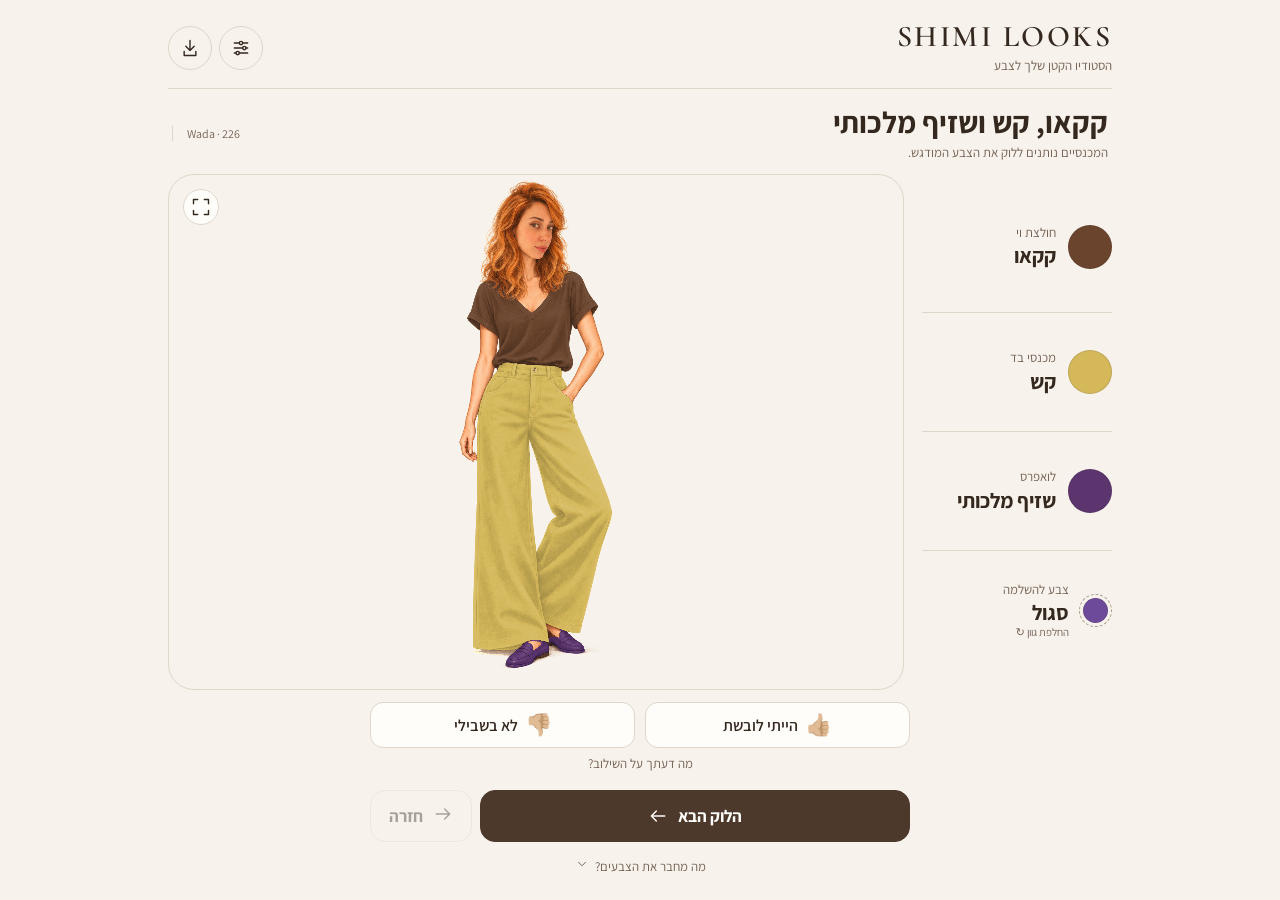
<file: index.html>
<!doctype html>
<html lang="he" dir="rtl">
<head>
  <meta charset="UTF-8" />
  <meta name="viewport" content="width=device-width, initial-scale=1.0, viewport-fit=cover" />
  <meta name="theme-color" content="#f7f3ec" />
  <meta http-equiv="Cache-Control" content="no-cache, no-store, must-revalidate" />
  <meta http-equiv="Pragma" content="no-cache" />
  <meta http-equiv="Expires" content="0" />
  <meta name="apple-mobile-web-app-capable" content="yes" />
  <meta name="apple-mobile-web-app-title" content="Shimi Looks" />
  <title>Shimi Looks — Art Studio</title>
  <link rel="manifest" href="manifest.webmanifest?v=415" />
  <link rel="icon" type="image/png" href="assets/shimi-looks-icon-v3-32.png?v=400" />
  <link rel="apple-touch-icon" href="assets/shimi-looks-icon-v3-180.png?v=400" />
  <link rel="preconnect" href="https://fonts.googleapis.com">
  <link rel="preconnect" href="https://fonts.gstatic.com" crossorigin>
  <link href="https://fonts.googleapis.com/css2?family=Assistant:wght@400;500;600;700;800&family=Cormorant+Garamond:wght@500;600;700&display=swap" rel="stylesheet">
  <link rel="stylesheet" href="style.css?v=400" />
</head>
<body>
  <div class="app-shell">
    <header class="topbar">
      <div class="brand-block"><h1>SHIMI LOOKS</h1><p>הסטודיו הקטן שלך לצבע</p></div>
      <div class="studio-tools"><button class="tool-btn" id="settingsBtn" type="button" aria-label="הגדרות" title="הגדרות" aria-haspopup="dialog" data-icon="settings"></button><button class="tool-btn" id="downloadLookBtn" type="button" aria-label="הורדת תמונת הלוק" title="הורדת תמונת הלוק" data-icon="download"></button></div>
    </header>
    <main>
      <section class="screen active" id="todayScreen">
        <section class="today-layout">
          <div class="today-title-block"><div><h2 id="lookTitle" aria-live="polite" aria-atomic="true">הלוק שלך בדרך</h2><p id="lookVibe" class="today-subtitle"></p></div><span class="source-tag" id="sourceTag"></span></div>
          <section class="look-visual-card" id="lookVisual" aria-label="הדמות וצבעי הבגדים"></section>
          <button id="emptyWardrobe" type="button" class="primary-btn">עריכת הצבעים בארון שלי</button>
          <section class="feedback-panel" aria-label="דירוג הלוק">
            <div class="feedback-buttons">
              <button id="likeLookBtn" class="feedback-btn" type="button" aria-pressed="false"><span aria-hidden="true">👍🏼</span> הייתי לובשת</button>
              <button id="dislikeLookBtn" class="feedback-btn" type="button" aria-pressed="false"><span aria-hidden="true">👎🏼</span> לא בשבילי</button>
            </div>
            <div class="feedback-note"><span id="feedbackStatus" role="status" aria-live="polite">מה דעתך על השילוב?</span><button id="undoFeedbackBtn" type="button" hidden>ביטול דירוג</button></div>
            <div id="feedbackReasons" class="feedback-reasons" role="group" aria-label="סיבה לדירוג, לבחירה בלבד" hidden><span>מה פחות עבד? לא חובה</span><div><button type="button" data-feedback-reason="light" aria-pressed="false">בהיר מדי</button><button type="button" data-feedback-reason="bright" aria-pressed="false">זרחני מדי</button><button type="button" data-feedback-reason="boring" aria-pressed="false">משעמם</button><button type="button" data-feedback-reason="clash" aria-pressed="false">הצבעים לא עובדים יחד</button></div></div>
          </section>
          <div class="studio-actions"><button class="primary-btn" id="nextLookBtn" type="button">הלוק הבא</button><button class="previous-btn" id="previousLookBtn" type="button" disabled aria-label="חזרה ללוק הקודם" title="חזרה ללוק הקודם"><span data-icon="previous"></span><span>חזרה</span></button></div>
          <details class="why-card"><summary>מה מחבר את הצבעים?<span data-icon="chevron"></span></summary><div class="why-body"><p id="whyWorks"></p><small>לחצי על גוון כדי לראות את הפריט מקרוב. הדירוג מתייחס ללוק כולו; לחיצה נוספת עליו מבטלת אותו. מעבר ללוק הבא והורדה אינם דירוג.</small><small id="shadeCoverageStatus"></small><small id="appVersion">גרסה 4.1.5</small></div></details>
        </section>
      </section>
      <section class="screen" id="anchorScreen">
        <section class="anchor-clean-shell">
          <div class="anchor-title-block">
            <p class="tiny-label">COLOR LIBRARY</p>
            <h2>בחרתי</h2>
            <p>בחרי פריט וגוון שכבר בא לך ללבוש — ואני אבנה סביבו את כל השאר.</p>
          </div>

          <section class="anchor-step-card piece-step">
            <div class="anchor-step-head"><span>1</span><h3>מה כבר יש לך?</h3></div>
            <div class="choice-grid piece-choice-grid" id="pieceChoices"></div>
          </section>

          <section class="anchor-step-card color-step">
            <div class="anchor-step-head"><span>2</span><h3>באיזה גוון?</h3></div>
            <div class="family-strip clean-family-strip" id="familyChoices"></div>
            <div class="color-choice-grid clean-color-choice-grid" id="colorChoices"></div>
          </section>

          <section class="anchor-build-panel">
            <button class="anchor-mode-pill" id="anchorChangeColorModeBtn" type="button">
              <span>מדד צבע</span>
              <strong id="anchorColorModeTitle">סופר צבע</strong>
              <small id="anchorColorModeDesc">4 צבעים, בלי להתנצל</small>
            </button>
            <button class="primary-btn full anchor-build-btn" id="buildAroundBtn" type="button">בני לי לוק סביב זה ✨</button>
          </section>

          <section class="anchor-result-card" id="anchorResultCard" hidden>
            <div class="anchor-result-head">
              <p class="tiny-label">הלוק סביב הבחירה שלך</p>
              <h2 id="anchorLookTitle">—</h2>
              <p id="anchorLookVibe" class="hero-copy"></p>
            </div>
            <section class="look-visual-card clean-look-card" id="anchorLookVisual"></section>
            <section class="why-card clean-why-card anchor-why"><div class="why-sparkle">✧</div><div><h3>למה זה עובד?</h3><p id="anchorWhyWorks"></p></div></section>
            <div class="cta-row top-action-row anchor-result-actions"><button class="secondary-btn" id="anchorSaveBtn" type="button">שומרת ♡</button><button class="primary-btn" id="anchorNextBtn" type="button">הבא בתור ✦</button></div>
          </section>
        </section>
      </section>

      <section class="screen" id="lookbookScreen">
        <div class="section-header lookbook-header">
          <div class="lookbook-header-copy"><p class="eyebrow soft">YOUR COLOR SIGNATURE</p><h2>הסטייל שלי</h2><p class="lookbook-meta"><span id="lookbookSavedCount">0</span> לוקים שמורים</p></div>
          <div class="lookbook-count-pill"><span>♡</span><strong id="lookbookCount">0</strong></div>
        </div>
        <section class="style-dashboard" id="styleDashboard"></section>
        <section class="wear-challenge is-hidden" id="wearChallenge"></section>
        <div class="lookbook-section-title"><p class="tiny-label">THE LOOKBOOK</p><h3>הלוקים ששמרת</h3></div>
        <div class="search-wrap card compact lookbook-search" id="lookbookSearchWrap"><input id="lookbookSearch" placeholder="חיפוש בלוקים ששמרת..." /></div>
        <div class="lookbook-list" id="lookbookList"></div>
        <section class="card backup-card clean-backup-card"><h3>גיבוי ושחזור</h3><p>שומר את הלוקים, הצבעים וההעדפות שלך בקובץ אחד.</p><div class="backup-grid backup-grid-clean"><button class="secondary-btn" id="backupDataBtn" type="button">גיבוי לקובץ</button><button class="secondary-btn" id="restoreDataBtn" type="button">שחזור מקובץ</button></div><div class="backup-note">השחזור מקובץ מחליף את הנתונים באפליקציה.</div><input id="restoreDataInput" type="file" accept="application/json,.json" hidden></section>
      </section>
    </main>
    <nav class="bottom-nav"><button class="nav-btn active" data-screen="todayScreen" type="button"><span>☀︎</span><small>היום</small></button><button class="nav-btn" data-screen="anchorScreen" type="button"><span>◐</span><small>בחרתי</small></button><button class="nav-btn" data-screen="lookbookScreen" type="button"><span>♡</span><small>הסטייל שלי</small></button></nav>
  </div>
  <dialog id="settingsDialog" aria-labelledby="settingsTitle">
    <header class="dialog-head"><h2 id="settingsTitle">הגדרות</h2><button class="tool-btn" type="button" id="closeSettingsBtn" aria-label="סגירת הגדרות" data-icon="close"></button></header>
    <button id="openWardrobe" class="wardrobe-entry" type="button" aria-haspopup="dialog"><strong>הצבעים בארון שלי</strong><span>בחירת גוונים לכל פריט</span></button>
  </dialog>
  <dialog id="wardrobeDialog" aria-labelledby="wardrobeTitle" aria-describedby="wardrobeHelp">
    <header class="dialog-head"><h2 id="wardrobeTitle">הצבעים בארון שלי</h2><button class="tool-btn" id="cancelWardrobe" aria-label="ביטול ויציאה" type="button" data-icon="close"></button></header>
    <div class="wardrobe-controls">
      <p id="wardrobeHelp">כל 278 הגוונים כאן. × מסמן גוון שהוסר מהפריט הזה. לחצי עליו כדי להחזיר אותו, ואז שמרי.</p>
      <div id="wardrobeRoles" role="group" aria-label="בחירת פריט"></div>
      <input id="wardrobeSearch" type="search" placeholder="חיפוש גוון או משפחת צבע" aria-label="חיפוש גוון או משפחת צבע">
    </div>
    <div id="wardrobeGroups"></div>
    <footer class="wardrobe-footer"><span id="wardrobeCount" role="status"></span><button id="saveWardrobe" class="primary-btn" type="button">שמירת הבחירה</button></footer>
  </dialog>
  <dialog id="lookDialog"><div class="dialog-inner"><button class="dialog-close" id="closeDialogBtn" type="button">×</button><p class="eyebrow soft" id="dialogDate"></p><h3 id="dialogTitle"></h3><p id="dialogVibe" class="dialog-vibe"></p><div class="palette-row large" id="dialogPalette"></div><div class="mapping-list dialog-map" id="dialogMapping"></div><div class="why-card dialog-why"><h3>למה זה עובד?</h3><p id="dialogWhy"></p></div></div></dialog>
  <dialog id="infoDialog"><div class="dialog-inner info-inner"><button class="dialog-close" id="closeInfoBtn" type="button">×</button><p class="eyebrow soft">ABOUT THE ENGINE</p><h3>איך זה עובד?</h3><p>האפליקציה בונה שילובי צבעים מתוך מבני השראה, וריאציות גוונים ומיפוי לבגדים.</p><ul class="info-list"><li>כל לחיצה על <b>הבא בתור</b> מייצרת שילוב חדש.</li><li><b>שומרת ♡</b> מכניס את הלוק לאהבתי.</li><li><b>בחרתי</b> בונה שילוב סביב פריט שכבר בא לך ללבוש.</li></ul><button class="primary-btn full" id="closeInfoCta" type="button">הבנתי</button></div></dialog>
  <dialog id="colorModeDialog"><div class="dialog-inner info-inner"><button class="dialog-close" id="closeColorModeBtn" type="button">×</button><p class="eyebrow soft">COLOR MOOD</p><h3>מדד הצבע היומי</h3><p class="dialog-vibe">בחרי כמה צבע יש לך כוח להיות היום. שינוי מדד מייצר לוק חדש אוטומטית.</p><div class="mode-options" id="colorModeOptions"></div></div></dialog>
  <div class="toast" id="toast" role="status" aria-live="polite"></div>

  <script>function el(id){ return document.getElementById(id); }
function on(id, event, fn){ const node = el(id); if(node) node.addEventListener(event, fn); }

'use strict';

const STORAGE_KEY = 'shimi-looks-v12-full-spectrum';
const APP_VERSION = '4.1.5-trio';

const COLORS = {
  // Whites / creams
  opticwhite:{id:'opticwhite',he:'לבן נקי',en:'Clean White',hex:'#FFFFFF',family:'neutral'},
  white:{id:'white',he:'לבן רך',en:'Soft White',hex:'#F7F4EF',family:'neutral'},
  milk:{id:'milk',he:'לבן חלב',en:'Milk White',hex:'#FAF7F0',family:'neutral'},
  ivory:{id:'ivory',he:'שנהב',en:'Ivory',hex:'#EADBC7',family:'light'},
  cream:{id:'cream',he:'קרם',en:'Cream',hex:'#F2E4C8',family:'light'},
  pearl:{id:'pearl',he:'פנינה',en:'Pearl',hex:'#ECE8DF',family:'neutral'},
  champagne:{id:'champagne',he:'שמפניה',en:'Champagne',hex:'#E8D6B5',family:'light'},
  linen:{id:'linen',he:'לבן פשתן',en:'Linen',hex:'#F1E5D6',family:'light'},
  oat:{id:'oat',he:'שיבולת',en:'Oat',hex:'#DCCAAE',family:'light'},
  sand:{id:'sand',he:'חול',en:'Sand',hex:'#D9C2A2',family:'warm-neutral'},
  taupe:{id:'taupe',he:'טאופ',en:'Taupe',hex:'#9B8A7B',family:'neutral'},
  greige:{id:'greige',he:'גרייז׳',en:'Greige',hex:'#B7ADA0',family:'neutral'},

  // Grays / black
  fog:{id:'fog',he:'אפור ערפל',en:'Fog Gray',hex:'#D6D6D2',family:'neutral'},
  silver:{id:'silver',he:'אפור כסף',en:'Silver Gray',hex:'#BFC1C3',family:'neutral'},
  dove:{id:'dove',he:'אפור יונה',en:'Dove Gray',hex:'#AAA9A5',family:'neutral'},
  stone:{id:'stone',he:'אפור אבן',en:'Stone Gray',hex:'#9A9A92',family:'neutral'},
  pewter:{id:'pewter',he:'אפור פיוטר',en:'Pewter',hex:'#7C8081',family:'neutral'},
  graphite:{id:'graphite',he:'גרפיט',en:'Graphite',hex:'#56575A',family:'neutral'},
  charcoal:{id:'charcoal',he:'פחם',en:'Charcoal',hex:'#3B3A3D',family:'dark-neutral'},
  black:{id:'black',he:'שחור',en:'Black',hex:'#101216',family:'dark-neutral'},

  // Browns / warm neutrals
  beige:{id:'beige',he:'בז׳',en:'Beige',hex:'#CDBB9E',family:'warm-neutral'},
  khaki:{id:'khaki',he:'חאקי בהיר',en:'Khaki',hex:'#B8A579',family:'warm-neutral'},
  camel:{id:'camel',he:'קאמל',en:'Camel',hex:'#C79A6B',family:'warm-neutral'},
  tan:{id:'tan',he:'טאן',en:'Tan',hex:'#B8895E',family:'warm-neutral'},
  caramel:{id:'caramel',he:'קרמל',en:'Caramel',hex:'#B7773E',family:'warm-neutral'},
  cognac:{id:'cognac',he:'קוניאק',en:'Cognac',hex:'#A6653D',family:'warm-neutral'},
  tobacco:{id:'tobacco',he:'טבק',en:'Tobacco',hex:'#8B5A32',family:'warm-neutral'},
  chestnut:{id:'chestnut',he:'ערמוני',en:'Chestnut',hex:'#7A442E',family:'dark-neutral'},
  cocoa:{id:'cocoa',he:'קקאו',en:'Cocoa',hex:'#6A442D',family:'dark-neutral'},
  chocolate:{id:'chocolate',he:'שוקולד',en:'Chocolate',hex:'#5A3322',family:'dark-neutral'},
  espresso:{id:'espresso',he:'אספרסו',en:'Espresso',hex:'#4F2E20',family:'dark-neutral'},
  bark:{id:'bark',he:'קליפת עץ',en:'Bark',hex:'#705241',family:'dark-neutral'},

  // Blues
  powderblue:{id:'powderblue',he:'כחול פודרה',en:'Powder Blue',hex:'#B8CDE3',family:'blue'},
  iceblue:{id:'iceblue',he:'תכלת קרח',en:'Ice Blue',hex:'#C6D9E8',family:'blue'},
  sky:{id:'sky',he:'תכלת שמיים',en:'Sky Blue',hex:'#86AFCB',family:'blue'},
  babyblue:{id:'babyblue',he:'תכלת בייבי',en:'Baby Blue',hex:'#9FC5E8',family:'blue'},
  cornflower:{id:'cornflower',he:'כחול קורנפלור',en:'Cornflower',hex:'#648FC8',family:'blue'},
  periwinkle:{id:'periwinkle',he:'כחול פריוינקל',en:'Periwinkle',hex:'#8C9EDC',family:'blue'},
  denim:{id:'denim',he:'ג׳ינס',en:'Denim',hex:'#496F9B',family:'blue'},
  steelblue:{id:'steelblue',he:'כחול פלדה',en:'Steel Blue',hex:'#5B7895',family:'blue'},
  slate:{id:'slate',he:'כחול צפחה',en:'Slate Blue',hex:'#677C96',family:'blue'},
  royal:{id:'royal',he:'כחול רויאל',en:'Royal Blue',hex:'#2F5DA8',family:'blue'},
  cobalt:{id:'cobalt',he:'קובלט',en:'Cobalt',hex:'#29548A',family:'blue'},
  ultramarine:{id:'ultramarine',he:'אולטרה מרין',en:'Ultramarine',hex:'#263B8E',family:'blue'},
  indigo:{id:'indigo',he:'אינדיגו',en:'Indigo',hex:'#3A3C73',family:'blue'},
  navy:{id:'navy',he:'נייבי',en:'Navy',hex:'#1F4065',family:'blue'},
  midnight:{id:'midnight',he:'כחול לילה',en:'Midnight Blue',hex:'#17243D',family:'blue'},

  // Greens, including the blue-greens in the approved outfits
  teal:{id:'teal',he:'טורקיז עמוק',en:'Teal',hex:'#287F7A',family:'green'},
  turquoise:{id:'turquoise',he:'טורקיז',en:'Turquoise',hex:'#2B9C99',family:'green'},
  mint:{id:'mint',he:'מנטה מעושנת',en:'Muted Mint',hex:'#94BDA6',family:'green'},
  pistachio:{id:'pistachio',he:'ירוק פיסטוק',en:'Pistachio',hex:'#B7C985',family:'green'},
  lime:{id:'lime',he:'ירוק ליים',en:'Lime Green',hex:'#A8C84B',family:'green'},
  apple:{id:'apple',he:'ירוק תפוח',en:'Apple Green',hex:'#7FB34D',family:'green'},
  grass:{id:'grass',he:'ירוק דשא',en:'Grass Green',hex:'#4F8F3A',family:'green'},
  fern:{id:'fern',he:'ירוק שרך',en:'Fern',hex:'#5D8A57',family:'green'},
  sage:{id:'sage',he:'מרווה',en:'Sage',hex:'#9AA68E',family:'green'},
  eucalyptus:{id:'eucalyptus',he:'אקליפטוס',en:'Eucalyptus',hex:'#819A87',family:'green'},
  avocado:{id:'avocado',he:'אבוקדו',en:'Avocado',hex:'#8A9142',family:'green'},
  artichoke:{id:'artichoke',he:'ארטישוק',en:'Artichoke',hex:'#7D8460',family:'green'},
  olive:{id:'olive',he:'זית',en:'Olive',hex:'#7F7A4D',family:'green'},
  army:{id:'army',he:'ירוק צבאי',en:'Army Green',hex:'#5F6B3D',family:'green'},
  moss:{id:'moss',he:'טחב',en:'Moss',hex:'#6B7354',family:'green'},
  leaf:{id:'leaf',he:'ירוק עלים',en:'Leaf Green',hex:'#3F7A4D',family:'green'},
  emerald:{id:'emerald',he:'ירוק אמרלד',en:'Emerald',hex:'#227A5A',family:'green'},
  bottle:{id:'bottle',he:'ירוק בקבוק',en:'Bottle Green',hex:'#1F4E3A',family:'green'},
  forest:{id:'forest',he:'ירוק יער',en:'Forest Green',hex:'#214E34',family:'green'},
  pine:{id:'pine',he:'ירוק אורן',en:'Pine Green',hex:'#173D2D',family:'green'},

  // Pinks / mauves
  ballet:{id:'ballet',he:'ורוד בלרינה',en:'Ballet Pink',hex:'#E9C8C8',family:'soft'},
  blush:{id:'blush',he:'סומק',en:'Blush',hex:'#D8B4A4',family:'soft'},
  rose:{id:'rose',he:'ורוד ורד',en:'Rose',hex:'#D38A9A',family:'soft'},
  dustyrose:{id:'dustyrose',he:'ורוד עתיק',en:'Dusty Rose',hex:'#C98C85',family:'soft'},
  salmon:{id:'salmon',he:'סלמון',en:'Salmon',hex:'#D98272',family:'soft'},
  mauve:{id:'mauve',he:'מאוב',en:'Mauve',hex:'#A88CA2',family:'soft'},
  orchid:{id:'orchid',he:'אורכידאה',en:'Orchid',hex:'#B56DA5',family:'purple'},
  fuchsia:{id:'fuchsia',he:'פוקסיה',en:'Fuchsia',hex:'#C13E8A',family:'purple'},
  magenta:{id:'magenta',he:'מג׳נטה',en:'Magenta',hex:'#B5247D',family:'purple'},

  // Purples
  lavender:{id:'lavender',he:'לבנדר',en:'Lavender',hex:'#C3ADD9',family:'purple'},
  lavgray:{id:'lavgray',he:'לבנדר מעושן',en:'Lavender Gray',hex:'#B2ADC3',family:'soft'},
  lilac:{id:'lilac',he:'לילך',en:'Lilac',hex:'#B89AD4',family:'purple'},
  amethyst:{id:'amethyst',he:'אמטיסט',en:'Amethyst',hex:'#8065A7',family:'purple'},
  violet:{id:'violet',he:'סגול',en:'Violet',hex:'#6E4B9A',family:'purple'},
  plum:{id:'plum',he:'שזיף',en:'Plum',hex:'#6B355F',family:'purple'},
  eggplant:{id:'eggplant',he:'חציל',en:'Eggplant',hex:'#4B2945',family:'purple'},
  fig:{id:'fig',he:'תאנה',en:'Fig',hex:'#5D2E4F',family:'purple'},
  bordeaux:{id:'bordeaux',he:'בורדו',en:'Bordeaux',hex:'#6B2831',family:'purple'},

  // Yellows / oranges / warm accents
  butter:{id:'butter',he:'צהוב חמאה',en:'Butter Yellow',hex:'#F0D975',family:'warm-accent'},
  vanilla:{id:'vanilla',he:'וניל',en:'Vanilla',hex:'#EEDC93',family:'warm-accent'},
  lemon:{id:'lemon',he:'צהוב לימון',en:'Lemon',hex:'#EAD94C',family:'warm-accent'},
  straw:{id:'straw',he:'קש',en:'Straw',hex:'#D5B85A',family:'warm-accent'},
  mustard:{id:'mustard',he:'חרדל',en:'Mustard',hex:'#B58B18',family:'warm-accent'},
  ochre:{id:'ochre',he:'אוכרה',en:'Ochre',hex:'#C78E1A',family:'warm-accent'},
  marigold:{id:'marigold',he:'חרדל זהוב',en:'Marigold',hex:'#D7A722',family:'warm-accent'},
  gold:{id:'gold',he:'זהב',en:'Gold',hex:'#C9A227',family:'warm-accent'},
  orange:{id:'orange',he:'כתום',en:'Orange',hex:'#F28C28',family:'warm-accent'},
  apricot:{id:'apricot',he:'משמש',en:'Apricot',hex:'#E3A064',family:'warm-accent'},
  peach:{id:'peach',he:'אפרסק',en:'Peach',hex:'#E6A07D',family:'warm-accent'},
  coral:{id:'coral',he:'קורל',en:'Coral',hex:'#D98963',family:'warm-accent'},
  terracotta:{id:'terracotta',he:'טרה קוטה',en:'Terracotta',hex:'#C8713F',family:'warm-accent'},
  rust:{id:'rust',he:'חלודה',en:'Rust',hex:'#A8532C',family:'warm-accent'},
  copper:{id:'copper',he:'נחושת',en:'Copper',hex:'#B46A3C',family:'warm-accent'},

  // Reds — restricted by role
  tomato:{id:'tomato',he:'אדום עגבנייה',en:'Tomato Red',hex:'#C94431',family:'red'},
  cherry:{id:'cherry',he:'אדום דובדבן',en:'Cherry Red',hex:'#B51F32',family:'red'},
  lipstick:{id:'lipstick',he:'אדום ליפסטיק',en:'Lipstick Red',hex:'#D0384D',family:'red'},
  scarlet:{id:'scarlet',he:'אדום ארגמן',en:'Scarlet',hex:'#D54A35',family:'red'},
  wine:{id:'wine',he:'יין אדום',en:'Wine Red',hex:'#7B1E2B',family:'red'}
};

const GROUPS = {
  light:['ivory','cream','champagne','linen','oat','sand','milk','pearl'],
  warmLight:['cream','champagne','oat','sand','beige','butter','vanilla','apricot'],
  warmNeutral:['beige','khaki','sand','camel','tan','caramel','cognac','tobacco','bark','cocoa'],
  darkNeutral:['black','charcoal','graphite','espresso','chocolate','cocoa','chestnut','bark','midnight'],
  neutral:['opticwhite','white','milk','pearl','fog','silver','dove','stone','pewter','graphite','charcoal','black','taupe','greige'],
  blue:['powderblue','iceblue','sky','babyblue','cornflower','periwinkle','denim','steelblue','slate','royal','cobalt','ultramarine','indigo','navy','midnight'],
  green:['pistachio','lime','apple','grass','fern','sage','eucalyptus','avocado','artichoke','olive','army','moss','leaf','emerald','bottle','forest','pine'],
  soft:['ballet','blush','rose','dustyrose','salmon','mauve','lavgray','lilac','lavender'],
  purple:['lavender','lilac','orchid','fuchsia','magenta','amethyst','violet','plum','eggplant','fig','bordeaux'],
  warmAccent:['butter','vanilla','lemon','straw','mustard','ochre','marigold','gold','orange','apricot','peach','coral','terracotta','rust','copper'],
  red:['tomato','cherry','lipstick','scarlet','wine'],
  jewel:['royal','cobalt','ultramarine','indigo','navy','emerald','bottle','forest','plum','eggplant','fig','bordeaux','fuchsia','magenta','cherry','wine']
};

// Wine/bordeaux shades are unrestricted, separate from the red accent rules.
const WINE_COLOR_IDS = ['wine','bordeaux','merlot','oxblood','sangria','garnet','garnet2'];
const RED_COLOR_IDS = ['tomato','cherry','lipstick','scarlet'];
const BLACK_WHITE_IDS = ['white','opticwhite'];
function isBlackWhiteColor(color){
  return !!color && BLACK_WHITE_IDS.includes(color.id);
}
function isBlackColor(color){
  return !!color && color.id === 'black';
}
function isWhiteColor(color){
  return !!color && (color.id === 'white' || color.id === 'opticwhite');
}
function isBlackOrWhiteColor(color){
  return isBlackColor(color) || isWhiteColor(color);
}
function hasBlackWhiteConflict(mapping){
  const top = mapping?.top?.color;
  const bottom = mapping?.bottom?.color;
  return (isBlackColor(top) && isWhiteColor(bottom)) || (isWhiteColor(top) && isBlackColor(bottom));
}
function hasBlackWhiteInMainRoles(mapping){
  return isBlackOrWhiteColor(mapping?.top?.color) || isBlackOrWhiteColor(mapping?.bottom?.color);
}
function blackWhiteCount(look){
  return (look.colors || []).filter(c => isBlackOrWhiteColor(c)).length;
}
function blackWhiteRecentRatio(){
  const recent = state.lookbook.slice(0,10);
  if(!recent.length) return 0;
  return recent.filter(look => (look.colors || []).some(c => isBlackOrWhiteColor(c))).length / recent.length;
}
function fixBlackWhiteMainConflict(mapping, colors){
  if(!mapping || !colors) return mapping;

  // Never allow top black + bottom white, or top white + bottom black.
  if(hasBlackWhiteConflict(mapping)){
    const swapRole = ['shoes','accessory'].find(role => {
      const c = mapping[role]?.color;
      return c && !isBlackOrWhiteColor(c) && !isRedColor(c);
    });

    if(swapRole){
      const bottomColor = mapping.bottom.color;
      const replacement = mapping[swapRole].color;
      mapping[swapRole].color = bottomColor;
      mapping[swapRole].text = roleText(swapRole, bottomColor);
      mapping.bottom.color = replacement;
      mapping.bottom.text = roleText('bottom', replacement);
    }else{
      const safe = colors.find(c => !isBlackOrWhiteColor(c) && !isRedColor(c)) || colors.find(c => !isRedColor(c)) || COLORS.denim;
      mapping.bottom.color = safe;
      mapping.bottom.text = roleText('bottom', safe);
    }
  }

  // If top is black/white, the opposite black/white should only live in shoes/accessory.
  const top = mapping.top?.color;
  const bottom = mapping.bottom?.color;
  if(isBlackOrWhiteColor(top) && isBlackOrWhiteColor(bottom)){
    const safe = colors.find(c => !isBlackOrWhiteColor(c) && !isRedColor(c)) || COLORS.denim;
    mapping.bottom.color = safe;
    mapping.bottom.text = roleText('bottom', safe);
  }

  return mapping;
}
function hasBlackWhiteRed(look){
  const ids = (look.colors || []).map(c => c.id);
  return ids.some(id => BLACK_WHITE_IDS.includes(id) || RED_COLOR_IDS.includes(id));
}
function overlapCount(a,b){
  const set = new Set(a || []);
  return (b || []).filter(x => set.has(x)).length;
}
function isRedColor(color){
  return !!color && !WINE_COLOR_IDS.includes(color.id)
    && (color.family === 'red' || RED_COLOR_IDS.includes(color.id));
}


const EXTRA_COLORS = {
  alabaster:{id:'alabaster',he:'אלבסטר',en:'Alabaster',hex:'#F8F3EA',family:'light'},
  bone:{id:'bone',he:'בון',en:'Bone',hex:'#E8DFCF',family:'light'},
  vanilla:{id:'vanilla',he:'וניל',en:'Vanilla',hex:'#F3E5C8',family:'light'},
  biscuit:{id:'biscuit',he:'ביסקוויט',en:'Biscuit',hex:'#D7BE9C',family:'warm-neutral'},
  mushroom:{id:'mushroom',he:'מושרוּם',en:'Mushroom',hex:'#998675',family:'neutral'},
  ash:{id:'ash',he:'אפר',en:'Ash',hex:'#8E9093',family:'neutral'},
  smoke:{id:'smoke',he:'עשן',en:'Smoke',hex:'#76777B',family:'neutral'},
  slate:{id:'slate',he:'צפחה כהה',en:'Slate',hex:'#5D6670',family:'dark-neutral'},
  almond:{id:'almond',he:'שקד',en:'Almond',hex:'#D2B48C',family:'warm-neutral'},
  latte:{id:'latte',he:'לאטה',en:'Latte',hex:'#B8926A',family:'warm-neutral'},
  toffee:{id:'toffee',he:'טופי',en:'Toffee',hex:'#A66A3F',family:'warm-neutral'},
  mocha:{id:'mocha',he:'מוקה',en:'Mocha',hex:'#7B5A46',family:'warm-neutral'},
  chestnut:{id:'chestnut',he:'ערמוני',en:'Chestnut',hex:'#7A4A2D',family:'warm-neutral'},
  hazelnut:{id:'hazelnut',he:'אגוז לוז',en:'Hazelnut',hex:'#8C6239',family:'warm-neutral'},
  walnut:{id:'walnut',he:'אגוז',en:'Walnut',hex:'#6B4A34',family:'warm-neutral'},
  umber:{id:'umber',he:'אומבר',en:'Umber',hex:'#5B3A29',family:'warm-neutral'},
  espresso2:{id:'espresso2',he:'אספרסו עמוק',en:'Deep Espresso',hex:'#3F2B22',family:'dark-neutral'},
  pistachio:{id:'pistachio',he:'פיסטוק',en:'Pistachio',hex:'#B7D38B',family:'green'},
  lime:{id:'lime',he:'ליים',en:'Lime',hex:'#A3C83C',family:'green'},
  applegreen:{id:'applegreen',he:'ירוק תפוח',en:'Apple Green',hex:'#7FBF3F',family:'green'},
  grass:{id:'grass',he:'ירוק דשא',en:'Grass Green',hex:'#5FAF3A',family:'green'},
  leaf:{id:'leaf',he:'ירוק עלים',en:'Leaf Green',hex:'#4B8C3B',family:'green'},
  fern:{id:'fern',he:'ירוק שרך',en:'Fern Green',hex:'#5A7F45',family:'green'},
  parsley:{id:'parsley',he:'ירוק פטרוזיליה',en:'Parsley Green',hex:'#4F7D38',family:'green'},
  basil:{id:'basil',he:'ירוק בזיליקום',en:'Basil Green',hex:'#436A34',family:'green'},
  avocado:{id:'avocado',he:'ירוק אבוקדו',en:'Avocado Green',hex:'#6C8C42',family:'green'},
  artichoke:{id:'artichoke',he:'ירוק ארטישוק',en:'Artichoke Green',hex:'#728E57',family:'green'},
  cactus:{id:'cactus',he:'ירוק קקטוס',en:'Cactus Green',hex:'#5D7B4B',family:'green'},
  jungle:{id:'jungle',he:'ירוק ג׳ונגל',en:'Jungle Green',hex:'#3E6A43',family:'green'},
  hunter:{id:'hunter',he:'ירוק צייד',en:'Hunter Green',hex:'#355C3E',family:'green'},
  forest:{id:'forest',he:'ירוק יער',en:'Forest Green',hex:'#2F5B3F',family:'green'},
  bottle:{id:'bottle',he:'ירוק בקבוק',en:'Bottle Green',hex:'#214A36',family:'green'},
  pine:{id:'pine',he:'ירוק אורן',en:'Pine Green',hex:'#244937',family:'green'},
  army:{id:'army',he:'ירוק צבאי',en:'Army Green',hex:'#6D734F',family:'green'},
  olivebright:{id:'olivebright',he:'זית בהיר',en:'Light Olive',hex:'#8A944A',family:'green'},
  matcha:{id:'matcha',he:'מאצ׳ה',en:'Matcha',hex:'#9EB56D',family:'green'},
  pear:{id:'pear',he:'ירוק אגס',en:'Pear Green',hex:'#99B84A',family:'green'},
  powderblue:{id:'powderblue',he:'כחול פודרה',en:'Powder Blue',hex:'#C6D6E7',family:'blue'},
  iceblue:{id:'iceblue',he:'תכלת קרח',en:'Ice Blue',hex:'#DDEBF5',family:'blue'},
  babyblue:{id:'babyblue',he:'תכלת בייבי',en:'Baby Blue',hex:'#BEDDF7',family:'blue'},
  skyblue:{id:'skyblue',he:'תכלת שמיים',en:'Sky Blue',hex:'#A9D0F5',family:'blue'},
  cloudblue:{id:'cloudblue',he:'תכלת ענן',en:'Cloud Blue',hex:'#C8D8E8',family:'blue'},
  cornflower:{id:'cornflower',he:'כחול קורנפלור',en:'Cornflower Blue',hex:'#7FA7E0',family:'blue'},
  periwinkle:{id:'periwinkle',he:'פריוינקל',en:'Periwinkle',hex:'#8E93D2',family:'blue'},
  cerulean:{id:'cerulean',he:'כחול סרוליאן',en:'Cerulean',hex:'#3D8CCB',family:'blue'},
  azure:{id:'azure',he:'אזור',en:'Azure',hex:'#4A90E2',family:'blue'},
  frenchblue:{id:'frenchblue',he:'כחול צרפתי',en:'French Blue',hex:'#4679BD',family:'blue'},
  denimlight:{id:'denimlight',he:'ג׳ינס בהיר',en:'Light Denim',hex:'#7EA8C2',family:'blue'},
  denimmid:{id:'denimmid',he:'ג׳ינס בינוני',en:'Medium Denim',hex:'#5D86A6',family:'blue'},
  denimdark:{id:'denimdark',he:'ג׳ינס כהה',en:'Dark Denim',hex:'#355C7D',family:'blue'},
  steelblue:{id:'steelblue',he:'כחול פלדה',en:'Steel Blue',hex:'#5B7C99',family:'blue'},
  slateblue:{id:'slateblue',he:'כחול צפחה',en:'Slate Blue',hex:'#5E6F8E',family:'blue'},
  royalblue:{id:'royalblue',he:'כחול רויאל',en:'Royal Blue',hex:'#3559C7',family:'blue'},
  cobalt2:{id:'cobalt2',he:'קובלט בהיר',en:'Bright Cobalt',hex:'#2450C8',family:'blue'},
  ultramarine2:{id:'ultramarine2',he:'אולטרה מרין עמוק',en:'Deep Ultramarine',hex:'#3F51B5',family:'blue'},
  sapphire:{id:'sapphire',he:'ספיר',en:'Sapphire',hex:'#174C8E',family:'blue'},
  indigo2:{id:'indigo2',he:'אינדיגו עמוק',en:'Deep Indigo',hex:'#2E4474',family:'blue'},
  ink:{id:'ink',he:'כחול דיו',en:'Ink Blue',hex:'#25354E',family:'blue'},
  midnight:{id:'midnight',he:'כחול חצות',en:'Midnight Blue',hex:'#1E2A44',family:'blue'},
  nightblue:{id:'nightblue',he:'כחול לילה',en:'Night Blue',hex:'#18253A',family:'blue'},
  babypink:{id:'babypink',he:'ורוד בייבי',en:'Baby Pink',hex:'#F7D6E6',family:'soft'},
  powderpink:{id:'powderpink',he:'ורוד פודרה',en:'Powder Pink',hex:'#EBC9D2',family:'soft'},
  petalpink:{id:'petalpink',he:'ורוד עלי כותרת',en:'Petal Pink',hex:'#F2C6D2',family:'soft'},
  blushpink:{id:'blushpink',he:'ורוד סומק',en:'Blush Pink',hex:'#E6B7C2',family:'soft'},
  rosepink:{id:'rosepink',he:'ורוד ורד',en:'Rose Pink',hex:'#D99CAD',family:'soft'},
  dustypink:{id:'dustypink',he:'ורוד מעושן',en:'Dusty Pink',hex:'#C78E9C',family:'soft'},
  antiquepink:{id:'antiquepink',he:'ורוד עתיק',en:'Antique Pink',hex:'#B97F8E',family:'soft'},
  bubblegum:{id:'bubblegum',he:'ורוד מסטיק',en:'Bubblegum Pink',hex:'#F38CB7',family:'soft'},
  barbie:{id:'barbie',he:'ורוד ברבי',en:'Barbie Pink',hex:'#EC4D9B',family:'soft'},
  flamingo:{id:'flamingo',he:'ורוד פלמינגו',en:'Flamingo Pink',hex:'#F06A8C',family:'soft'},
  watermelon:{id:'watermelon',he:'ורוד אבטיח',en:'Watermelon Pink',hex:'#F26878',family:'soft'},
  raspberrypink:{id:'raspberrypink',he:'ורוד פטל',en:'Raspberry Pink',hex:'#D94B77',family:'soft'},
  rosewood:{id:'rosewood',he:'רוזווד',en:'Rosewood Pink',hex:'#8B5B64',family:'soft'},
  mauvepink:{id:'mauvepink',he:'מאוב ורוד',en:'Mauve Pink',hex:'#A56C86',family:'soft'},
  peachpink:{id:'peachpink',he:'ורוד אפרסק',en:'Peach Pink',hex:'#F3B9A6',family:'soft'},
  nudepink:{id:'nudepink',he:'ניוד ורוד',en:'Nude Pink',hex:'#D9A79A',family:'soft'},
  lilac:{id:'lilac',he:'לילך',en:'Lilac',hex:'#C8B5E6',family:'purple'},
  lavender:{id:'lavender',he:'לבנדר',en:'Lavender',hex:'#B9A1E3',family:'purple'},
  wisteria:{id:'wisteria',he:'ויסטריה',en:'Wisteria',hex:'#A68AD6',family:'purple'},
  orchidlight:{id:'orchidlight',he:'אורכידאה בהירה',en:'Light Orchid',hex:'#C98BE8',family:'purple'},
  violet2:{id:'violet2',he:'ויולט',en:'Violet',hex:'#8B63D6',family:'purple'},
  amethyst:{id:'amethyst',he:'אמטיסט',en:'Amethyst',hex:'#8A5FBF',family:'purple'},
  mulberry:{id:'mulberry',he:'תות סגול',en:'Mulberry',hex:'#804C7C',family:'purple'},
  aubergine:{id:'aubergine',he:'חציל',en:'Aubergine',hex:'#5B365E',family:'purple'},
  eggplant:{id:'eggplant',he:'סגול חציל כהה',en:'Eggplant',hex:'#442B45',family:'purple'},
  plumdeep:{id:'plumdeep',he:'שזיף עמוק',en:'Deep Plum',hex:'#5F3D63',family:'purple'},
  butter:{id:'butter',he:'חמאה',en:'Butter Yellow',hex:'#F4E6A2',family:'warm-accent'},
  banana:{id:'banana',he:'בננה',en:'Banana',hex:'#F0DA63',family:'warm-accent'},
  lemon:{id:'lemon',he:'לימון',en:'Lemon',hex:'#F6E35B',family:'warm-accent'},
  marigold:{id:'marigold',he:'מריגולד',en:'Marigold',hex:'#EFB648',family:'warm-accent'},
  sunflower:{id:'sunflower',he:'חמנייה',en:'Sunflower',hex:'#E6A726',family:'warm-accent'},
  saffron:{id:'saffron',he:'זעפרן',en:'Saffron',hex:'#D79A22',family:'warm-accent'},
  honey:{id:'honey',he:'דבש',en:'Honey',hex:'#C98B2A',family:'warm-accent'},
  amber:{id:'amber',he:'ענבר',en:'Amber',hex:'#C67A1F',family:'warm-accent'},
  apricot:{id:'apricot',he:'משמש',en:'Apricot',hex:'#F1B37D',family:'warm-accent'},
  peach2:{id:'peach2',he:'אפרסק',en:'Peach',hex:'#F2B28B',family:'warm-accent'},
  papaya:{id:'papaya',he:'פפאיה',en:'Papaya',hex:'#F6A56B',family:'warm-accent'},
  pumpkin:{id:'pumpkin',he:'דלעת',en:'Pumpkin',hex:'#D9742B',family:'warm-accent'},
  rust:{id:'rust',he:'חלודה',en:'Rust',hex:'#B65A2A',family:'warm-accent'},
  terracotta2:{id:'terracotta2',he:'טרה קוטה עמוקה',en:'Deep Terracotta',hex:'#B25B3A',family:'warm-accent'},
  copper:{id:'copper',he:'נחושת',en:'Copper',hex:'#A85E3A',family:'warm-accent'},
  paprika:{id:'paprika',he:'פפריקה',en:'Paprika',hex:'#B44A34',family:'warm-accent'},
  cranberry:{id:'cranberry',he:'חמוציות',en:'Cranberry',hex:'#A7273A',family:'red'},
  cherry:{id:'cherry',he:'דובדבן',en:'Cherry Red',hex:'#B91F35',family:'red'},
  tomato:{id:'tomato',he:'עגבנייה',en:'Tomato Red',hex:'#D94B3D',family:'red'},
  brick:{id:'brick',he:'אדום לבנים',en:'Brick Red',hex:'#A6463C',family:'red'},
  garnet:{id:'garnet',he:'גרנט',en:'Garnet',hex:'#7D1E2F',family:'red'}
};
const FULL_COLOR_EXPANSION = {
  snow:{id:'snow',he:'שלג',en:'Snow',hex:'#FCFCFA',family:'light'},
  porcelain:{id:'porcelain',he:'פורצלן',en:'Porcelain',hex:'#F8F5EF',family:'light'},
  shell:{id:'shell',he:'צדף',en:'Shell',hex:'#F5EEE8',family:'light'},
  ecru:{id:'ecru',he:'אקרו',en:'Ecru',hex:'#E8DCCB',family:'light'},
  moon:{id:'moon',he:'ירח',en:'Moon',hex:'#EEE9E1',family:'neutral'},
  lace:{id:'lace',he:'תחרה',en:'Lace',hex:'#FAF5EF',family:'light'},
  frost:{id:'frost',he:'כפור',en:'Frost',hex:'#F4F7F8',family:'neutral'},
  buttermilk:{id:'buttermilk',he:'חלב חמאה',en:'Buttermilk',hex:'#F5E7B8',family:'light'},
  parchment:{id:'parchment',he:'קלף',en:'Parchment',hex:'#EDE2D0',family:'light'},
  gesso:{id:'gesso',he:'גסו',en:'Gesso',hex:'#F7F1E7',family:'light'},
  dune:{id:'dune',he:'דיונה',en:'Dune',hex:'#C9B299',family:'warm-neutral'},
  flax:{id:'flax',he:'פשתן טבעי',en:'Flax',hex:'#D4C1A3',family:'warm-neutral'},
  sesame:{id:'sesame',he:'שומשום',en:'Sesame',hex:'#C8B08E',family:'warm-neutral'},
  fawn:{id:'fawn',he:'איילה',en:'Fawn',hex:'#B89B7A',family:'warm-neutral'},
  putty:{id:'putty',he:'מרק',en:'Putty',hex:'#A99284',family:'neutral'},
  truffle:{id:'truffle',he:'כמהין',en:'Truffle',hex:'#735A4D',family:'dark-neutral'},
  coffee:{id:'coffee',he:'קפה',en:'Coffee',hex:'#6B4B3E',family:'dark-neutral'},
  sepia:{id:'sepia',he:'ספיה',en:'Sepia',hex:'#7A5746',family:'dark-neutral'},
  clay:{id:'clay',he:'חמרה',en:'Clay',hex:'#AA7B5A',family:'warm-neutral'},
  driftwood:{id:'driftwood',he:'עץ סחף',en:'Driftwood',hex:'#8D7769',family:'neutral'},
  pebble:{id:'pebble',he:'חלוק',en:'Pebble',hex:'#B1A79C',family:'neutral'},
  cement:{id:'cement',he:'מלט',en:'Cement',hex:'#9A9B96',family:'neutral'},
  pepper:{id:'pepper',he:'פלפל',en:'Pepper',hex:'#5C5A59',family:'dark-neutral'},
  raven:{id:'raven',he:'עורב',en:'Raven',hex:'#2F3135',family:'dark-neutral'},
  licorice:{id:'licorice',he:'ליקריץ',en:'Licorice',hex:'#1F2024',family:'dark-neutral'},
  sable:{id:'sable',he:'סייבל',en:'Sable',hex:'#5A463D',family:'dark-neutral'},
  arctic:{id:'arctic',he:'כחול ארקטי',en:'Arctic Blue',hex:'#D9ECF7',family:'blue'},
  robin:{id:'robin',he:'כחול רובין',en:'Robin Egg Blue',hex:'#B8E0F2',family:'blue'},
  horizon:{id:'horizon',he:'כחול אופק',en:'Horizon Blue',hex:'#9DC7E8',family:'blue'},
  airyblue:{id:'airyblue',he:'כחול אוויר',en:'Airy Blue',hex:'#C3DDF0',family:'blue'},
  capri:{id:'capri',he:'כחול קפרי',en:'Capri Blue',hex:'#5FA9DD',family:'blue'},
  cerulean2:{id:'cerulean2',he:'כחול סרוליאן עמוק',en:'Deep Cerulean',hex:'#2D84C6',family:'blue'},
  marine:{id:'marine',he:'כחול מרין',en:'Marine Blue',hex:'#2C6C9E',family:'blue'},
  harbor:{id:'harbor',he:'כחול נמל',en:'Harbor Blue',hex:'#5D7EA3',family:'blue'},
  cadet:{id:'cadet',he:'כחול קדט',en:'Cadet Blue',hex:'#6E8FA8',family:'blue'},
  lapis:{id:'lapis',he:'לפיס',en:'Lapis Blue',hex:'#315D9B',family:'blue'},
  mazarine:{id:'mazarine',he:'מזארין',en:'Mazarine',hex:'#273C8A',family:'blue'},
  sapphire2:{id:'sapphire2',he:'ספיר כחול',en:'Blue Sapphire',hex:'#18508A',family:'blue'},
  atlantic:{id:'atlantic',he:'אטלנטי',en:'Atlantic Blue',hex:'#214C74',family:'blue'},
  stormblue:{id:'stormblue',he:'כחול סערה',en:'Storm Blue',hex:'#4E627A',family:'blue'},
  prussian:{id:'prussian',he:'כחול פרוסי',en:'Prussian Blue',hex:'#20344F',family:'blue'},
  celery:{id:'celery',he:'ירוק סלרי',en:'Celery',hex:'#C1D56B',family:'green'},
  chartreuse:{id:'chartreuse',he:'שרטרז',en:'Chartreuse',hex:'#B9D63B',family:'green'},
  oliveleaf:{id:'oliveleaf',he:'עלה זית',en:'Olive Leaf',hex:'#8E9851',family:'green'},
  meadow:{id:'meadow',he:'ירוק אחו',en:'Meadow Green',hex:'#63A24D',family:'green'},
  clover:{id:'clover',he:'תלתן',en:'Clover Green',hex:'#4B8A44',family:'green'},
  kelly:{id:'kelly',he:'ירוק קלי',en:'Kelly Green',hex:'#2F9B52',family:'green'},
  jade:{id:'jade',he:'ג׳ייד',en:'Jade',hex:'#3A8F6E',family:'green'},
  ivy:{id:'ivy',he:'ירוק קיסוס',en:'Ivy',hex:'#416B45',family:'green'},
  loden:{id:'loden',he:'לודן',en:'Loden Green',hex:'#586246',family:'green'},
  spruce:{id:'spruce',he:'ירוק אשוח',en:'Spruce',hex:'#2F5C45',family:'green'},
  crocodile:{id:'crocodile',he:'ירוק תנין',en:'Crocodile',hex:'#4E5A3C',family:'green'},
  shamrock:{id:'shamrock',he:'שמרוק',en:'Shamrock',hex:'#33A65C',family:'green'},
  fernlight:{id:'fernlight',he:'שרך בהיר',en:'Light Fern',hex:'#7BA06A',family:'green'},
  pearleaf:{id:'pearleaf',he:'עלה אגס',en:'Pear Leaf',hex:'#95B45B',family:'green'},
  laurel:{id:'laurel',he:'דפנה',en:'Laurel',hex:'#768A63',family:'green'},
  seashellpink:{id:'seashellpink',he:'ורוד צדף',en:'Seashell Pink',hex:'#F4D7D7',family:'soft'},
  babyrose:{id:'babyrose',he:'ורוד רוזה',en:'Baby Rose',hex:'#F1C7D4',family:'soft'},
  cameo:{id:'cameo',he:'קמאו',en:'Cameo Pink',hex:'#E6B8B1',family:'soft'},
  balletslipper:{id:'balletslipper',he:'נעלי בלט',en:'Ballet Slipper',hex:'#F0C6CF',family:'soft'},
  pinksand:{id:'pinksand',he:'חול ורוד',en:'Pink Sand',hex:'#D8B0AA',family:'soft'},
  tearose:{id:'tearose',he:'תה ורוד',en:'Tea Rose',hex:'#F2B9B2',family:'soft'},
  carnation:{id:'carnation',he:'ציפורן',en:'Carnation Pink',hex:'#F78FB3',family:'soft'},
  peony:{id:'peony',he:'פיוני',en:'Peony Pink',hex:'#E87EA1',family:'soft'},
  rosebud:{id:'rosebud',he:'ניצן ורד',en:'Rosebud',hex:'#D7708C',family:'soft'},
  cottoncandy:{id:'cottoncandy',he:'צמר גפן',en:'Cotton Candy',hex:'#F7A8C4',family:'soft'},
  cerisepink:{id:'cerisepink',he:'צריסה',en:'Cerise Pink',hex:'#D84C7F',family:'soft'},
  nudeblush:{id:'nudeblush',he:'ניוד סומק',en:'Nude Blush',hex:'#D0A09A',family:'soft'},
  heather:{id:'heather',he:'הת׳ר',en:'Heather',hex:'#C7B2D9',family:'purple'},
  lilacmist:{id:'lilacmist',he:'ערפל לילך',en:'Lilac Mist',hex:'#D6C7EA',family:'purple'},
  hyacinth:{id:'hyacinth',he:'יקינתון',en:'Hyacinth',hex:'#A887D9',family:'purple'},
  iris:{id:'iris',he:'איריס',en:'Iris',hex:'#8F73C9',family:'purple'},
  pansy:{id:'pansy',he:'אמנון ותמר',en:'Pansy',hex:'#7156B5',family:'purple'},
  mulberry:{id:'mulberry',he:'תות עץ',en:'Mulberry',hex:'#7E4A7F',family:'purple'},
  thistle:{id:'thistle',he:'דרדר',en:'Thistle',hex:'#B79DC8',family:'purple'},
  mauvedust:{id:'mauvedust',he:'אבק מאוב',en:'Mauve Dust',hex:'#9E86A8',family:'purple'},
  royalplum:{id:'royalplum',he:'שזיף מלכותי',en:'Royal Plum',hex:'#5C356F',family:'purple'},
  boysenberry:{id:'boysenberry',he:'בויסנברי',en:'Boysenberry',hex:'#6B3A60',family:'purple'},
  aubergine:{id:'aubergine',he:'אוברג׳ין',en:'Aubergine',hex:'#4B2849',family:'purple'},
  blackcurrant:{id:'blackcurrant',he:'קסיס',en:'Blackcurrant',hex:'#3D2344',family:'purple'},
  primrose:{id:'primrose',he:'פרימרוז',en:'Primrose',hex:'#F5E58A',family:'warm-accent'},
  daffodil:{id:'daffodil',he:'נרקיס צהוב',en:'Daffodil',hex:'#F3D64B',family:'warm-accent'},
  sunflower:{id:'sunflower',he:'חמנייה',en:'Sunflower',hex:'#EABF2E',family:'warm-accent'},
  amber:{id:'amber',he:'ענבר',en:'Amber',hex:'#D99A1E',family:'warm-accent'},
  saffron:{id:'saffron',he:'זעפרן',en:'Saffron',hex:'#D8891C',family:'warm-accent'},
  honey:{id:'honey',he:'דבש',en:'Honey',hex:'#C78A22',family:'warm-accent'},
  butterscotch:{id:'butterscotch',he:'בוטרסקטש',en:'Butterscotch',hex:'#C98B45',family:'warm-accent'},
  cantaloupe:{id:'cantaloupe',he:'מלון כתום',en:'Cantaloupe',hex:'#F4A66A',family:'warm-accent'},
  tangerine:{id:'tangerine',he:'קלמנטינה',en:'Tangerine',hex:'#F38B2A',family:'warm-accent'},
  marmalade:{id:'marmalade',he:'מרמלדה',en:'Marmalade',hex:'#E97A1F',family:'warm-accent'},
  pumpkin:{id:'pumpkin',he:'דלעת',en:'Pumpkin',hex:'#D96C1B',family:'warm-accent'},
  paprika2:{id:'paprika2',he:'פפריקה',en:'Paprika',hex:'#C95C29',family:'warm-accent'},
  persimmon:{id:'persimmon',he:'אפרסמון',en:'Persimmon',hex:'#DF6B45',family:'warm-accent'},
  ginger:{id:'ginger',he:'ג׳ינג׳ר',en:'Ginger',hex:'#B86A3A',family:'warm-accent'},
  cider:{id:'cider',he:'סיידר',en:'Cider',hex:'#A35A24',family:'warm-accent'},
  clayorange:{id:'clayorange',he:'כתום חמרה',en:'Clay Orange',hex:'#B86D48',family:'warm-accent'},
  ruby:{id:'ruby',he:'רובי',en:'Ruby',hex:'#B51E3A',family:'red'},
  vermilion:{id:'vermilion',he:'ורמיליון',en:'Vermilion',hex:'#D84B2A',family:'red'},
  currant:{id:'currant',he:'דומדמנית',en:'Currant Red',hex:'#9F263E',family:'red'},
  pomegranate:{id:'pomegranate',he:'רימון',en:'Pomegranate',hex:'#A62D35',family:'red'},
  merlot:{id:'merlot',he:'מרלו',en:'Merlot',hex:'#6E2430',family:'red'},
  oxblood:{id:'oxblood',he:'אוקסבלד',en:'Oxblood',hex:'#5A1F29',family:'red'},
  sangria:{id:'sangria',he:'סנגריה',en:'Sangria',hex:'#7C233A',family:'red'},
  garnet2:{id:'garnet2',he:'גרנט עמוק',en:'Deep Garnet',hex:'#6A1A2F',family:'red'},
  poppy:{id:'poppy',he:'פרג',en:'Poppy Red',hex:'#E24A3B',family:'red'},
  raspberryred:{id:'raspberryred',he:'אדום פטל',en:'Raspberry Red',hex:'#C12F59',family:'red'}
};

Object.assign(COLORS, EXTRA_COLORS, FULL_COLOR_EXPANSION);
// Approved shade selection (2026-10-16) replaces all earlier color bans.
// This selection supplies the defaults until a shade is restored for a specific item.
const SELECTED_COLOR_IDS = new Set(["terracotta","rust","copper","pumpkin","terracotta2","paprika","butterscotch","paprika2","ginger","cider","clayorange","ballet","blush","rose","rosepink","dustypink","dustyrose","pinksand","salmon","nudepink","nudeblush","peony","flamingo","watermelon","rosebud","cerisepink","raspberrypink","mauvepink","mauve","antiquepink","barbie","rosewood","fuchsia","magenta","tomato","cherry","lipstick","scarlet","wine","ruby","vermilion","currant","pomegranate","merlot","oxblood","sangria","cranberry","brick","garnet","garnet2","poppy","raspberryred","bordeaux","lavgray","heather","lilac","wisteria","orchid","amethyst","violet","violet2","iris","pansy","plum","royalplum","mulberry","boysenberry","aubergine","eggplant","fig","mauvedust","thistle","blackcurrant","plumdeep","straw","mustard","ochre","amber","saffron","honey","pistachio","pear","pearleaf","apple","meadow","clover","kelly","shamrock","fernlight","fern","leaf","sage","eucalyptus","matcha","avocado","artichoke","cactus","laurel","olivebright","olive","oliveleaf","army","moss","ivy","loden","jungle","hunter","forest","bottle","pine","spruce","crocodile","emerald","parsley","basil","powderblue","sky","cloudblue","cornflower","capri","cerulean","cerulean2","azure","frenchblue","denimlight","denim","denimmid","harbor","steelblue","cadet","slateblue","royal","royalblue","cobalt","cobalt2","ultramarine","ultramarine2","lapis","sapphire","sapphire2","indigo","indigo2","marine","atlantic","ink","midnight","nightblue","stormblue","prussian","mazarine","navy","denimdark","beige","khaki","camel","tan","caramel","cognac","tobacco","chestnut","cocoa","chocolate","espresso","bark","biscuit","almond","latte","toffee","mocha","hazelnut","walnut","umber","dune","flax","sesame","fawn","truffle","coffee","sepia","clay","driftwood","sable","espresso2","fog","silver","dove","stone","pewter","graphite","charcoal","black","ash","smoke","cement","pebble","putty","mushroom","slate","pepper","raven","licorice","taupe","greige","opticwhite","white","milk","snow","porcelain","shell","lace","frost","moon","pearl","ivory","cream","champagne","linen","oat","sand","alabaster","bone","ecru","parchment","gesso"]);
const WARDROBE_COLOR_IDS = Object.keys(COLORS);
const WARDROBE_ROLES = ['top','bottom','shoes'];
const BANNED_COLOR_IDS = WARDROBE_COLOR_IDS.filter(id => !SELECTED_COLOR_IDS.has(id));
const RESTRICTED_REDS = ['tomato','cherry','lipstick','cranberry','poppy','scarlet','ruby'];
const RESTRICTED_WHITES = ['opticwhite','white','milk','snow','porcelain','shell','lace','frost','moon','pearl','cream','linen','alabaster','bone','parchment','gesso'];
const BLOCKED_ROLE_COLOR_IDS = Object.freeze({
  top: new Set([...RESTRICTED_REDS,...RESTRICTED_WHITES]),
  bottom: new Set(RESTRICTED_REDS),
  outerwear: new Set([...RESTRICTED_WHITES,'ivory','ecru'])
});
const SHOE_SAFE_IDS = Object.keys(COLORS).filter(id => !BANNED_COLOR_IDS.includes(id));
const SHOE_RED_MAX_RECENT = 1; // נעליים אדומות: בערך פעם ב־6 לוקים
function isBannedColor(color){
  return !!color && !SELECTED_COLOR_IDS.has(color.id)
    && !WARDROBE_ROLES.some(role => state.wardrobeRestorations?.[role]?.includes(color.id));
}
function isTurquoiseLike(color){
  return isBannedColor(color);
}
function recentShoeColors(count=8){
  return recentHomeHistory(count).map(item => item.shoes).filter(Boolean);
}
function recentRedShoesCount(count=8){
  return recentHomeHistory(count).filter(item => isRedColor(COLORS[item.shoes])).length;
}
function recentRedAccessoryCount(count=10){
  return recentHomeHistory(count).filter(item => isRedColor(COLORS[item.accessory])).length;
}
function recentRedAccentCount(count=6){
  return recentHomeHistory(count).filter(item => isRedColor(COLORS[item.shoes]) || isRedColor(COLORS[item.accessory])).length;
}
function isPinkShoeColor(color){
  return !!color && ['blush','dustyrose','mauve','lavgray','lilac','fuchsia'].includes(color.id);
}
function isGreenShoeColor(color){
  return !!color && ['sage','eucalyptus','olive','moss','emerald'].includes(color.id);
}
function pickShoeColorAvoidingRecent(colors){
  let options = (colors||[]).filter(c => c && SHOE_SAFE_IDS.includes(c.id) && !isTurquoiseLike(c));
  if(!options.length) options = (colors||[]).filter(c => c && !isTurquoiseLike(c) && !isRedColor(c));
  if(!options.length) options = [COLORS.camel, COLORS.cognac, COLORS.espresso, COLORS.navy].filter(Boolean);
  const recent = recentShoeColors(6);
  const weighted = options.map(c => {
    let weight = 12;
    if(recent.includes(c.id)) weight -= 9;
    // גיוון פשוט: כל צבע מקבל סיכוי דומה, עם קנס רק לחזרות קרובות.
    if(recent.includes(c.id)) weight -= 18;
    if(recentShoeColors(10).includes(c.id)) weight -= 8;
    if(isRedColor(c)) weight += recentRedShoesCount(5) ? -90 : -5;
    return {color:c, weight:Math.max(0.8, weight)};
  });
  return weightedPick(weighted);
}
function fixShoeVariety(mapping, colors){
  if(!mapping || !mapping.shoes) return mapping;
  const shoe = mapping.shoes.color;
  const recentShoes = recentShoeColors(5);
  const redOverload = isRedColor(shoe) && recentRedShoesCount(5) >= SHOE_RED_MAX_RECENT;
  const repeatOverload = shoe && recentShoes.filter(id => id === shoe.id).length >= 1;
  const turquoiseBad = isTurquoiseLike(shoe);
  if(redOverload || repeatOverload || turquoiseBad){
    let replacementPool = colors;
    if(redOverload){
      replacementPool = Object.values(COLORS).filter(c => c && !isBannedColor(c) && !isRedColor(c));
    }
    const replacement = pickShoeColorAvoidingRecent(replacementPool);
    mapping.shoes.color = replacement;
    mapping.shoes.text = roleText('shoes', replacement);
  }
  return mapping;
}
function pickAccessoryColorAvoidingRed(colors){
  let options = (colors||[]).filter(c => c && !isTurquoiseLike(c) && !isRedColor(c));
  if(!options.length) options = [COLORS.bordeaux, COLORS.olive, COLORS.cognac, COLORS.navy, COLORS.dustyrose].filter(Boolean);
  return weightedPick(options.map(c=>{
    let weight=10;
    if(['bordeaux','cognac','olive','navy','dustyrose','ochre','graphite'].includes(c.id)) weight+=3;
    return {color:c, weight};
  }));
}
function fixRedAccentFrequency(mapping, colors){
  if(!mapping) return mapping;
  const shoeRed = isRedColor(mapping.shoes?.color);
  const accessoryRed = isRedColor(mapping.accessory?.color);

  // לא אדום גם נעליים וגם אביזר באותו לוק.
  if(shoeRed && accessoryRed){
    const repl = pickAccessoryColorAvoidingRed(colors);
    mapping.accessory.color = repl;
    mapping.accessory.text = roleText('accessory', repl);
  }

  // אביזר אדום נדיר יותר, אבל לא נעלם לגמרי.
  if(isRedColor(mapping.accessory?.color) && recentRedAccessoryCount(9) >= 1){
    const repl = pickAccessoryColorAvoidingRed(colors);
    mapping.accessory.color = repl;
    mapping.accessory.text = roleText('accessory', repl);
  }

  // נעליים אדומות מותרות, במרווח סביר.
  if(isRedColor(mapping.shoes?.color) && recentRedShoesCount(5) >= 1){
    const repl = pickShoeColorAvoidingRecent(colors);
    mapping.shoes.color = repl;
    mapping.shoes.text = roleText('shoes', repl);
  }
  return mapping;
}

function fixRedAccentPresence(mapping, colors){
  // Red is allowed, never mandatory. Let the engine choose it naturally.
  return mapping;
}

function fixBlackPresence(mapping, colors){
  if(!mapping || !colors || !colors.some(c => c && c.id === 'black')) return mapping;
  if(Object.values(mapping).some(item => item?.color?.id === 'black')) return mapping;
  const target = pick(['top','bottom','shoes','accessory']);
  mapping[target].color = COLORS.black;
  mapping[target].text = roleText(target, COLORS.black);
  return mapping;
}
function catalogAllowsRole(color, role){
  if(!color || !SELECTED_COLOR_IDS.has(color.id)) return false;
  return !BLOCKED_ROLE_COLOR_IDS[role]?.has(color.id);
}
function wardrobeAllowsRole(color,role){
  return !!color && (catalogAllowsRole(color,role) || !!state.wardrobeRestorations?.[role]?.includes(color.id));
}

function canUseColorForRole(color, role){
  return wardrobeAllowsRole(color,role) && !state.wardrobeExclusions?.[role]?.includes(color.id);
}

// Store only changes to the initial wardrobe. An older backup has exclusions
// for previously available colors and no explicit restorations.
function normalizeWardrobeChanges(raw, originallyAllowed){
  const result = {};
  for(const role of [...WARDROBE_ROLES,'accessory','outerwear']){
    const ids = Array.isArray(raw?.[role]) ? raw[role] : [];
    result[role] = [...new Set(ids.filter(id => WARDROBE_COLOR_IDS.includes(id)
      && catalogAllowsRole(COLORS[id],role) === originallyAllowed))];
  }
  return result;
}
function safeColorsForRole(colors, role){
  const safe = (colors || []).filter(c => canUseColorForRole(c, role));
  return safe;
}
function fixNoRedTopBottom(mapping, colors){
  if(!mapping || !colors) return mapping;
  ['top','bottom'].forEach(role => {
    const current = mapping[role]?.color;
    if(canUseColorForRole(current,role)) return;
    const swapRole = ['shoes','accessory'].find(r => mapping[r]
      && canUseColorForRole(mapping[r].color,role) && canUseColorForRole(current,r));
    if(swapRole){
      const tmp = mapping[swapRole].color;
      mapping[swapRole].color = current;
      mapping[swapRole].text = roleText(swapRole, current);
      mapping[role].color = tmp;
      mapping[role].text = roleText(role, tmp);
    }else{
      const replacement = pick(safeColorsForRole(colors, role));
      mapping[role].color = replacement;
      mapping[role].text = roleText(role, replacement);
    }
  });
  return mapping;
}
const VARIETY_GROUPS = ['neutral','blue','green','purple','warmAccent','red','warmNeutral','darkNeutral','soft'];

const RECIPES = [
  {title:'חום, ירוק ובורדו',roles:['warmNeutral','green','purple','darkNeutral'],map:{top:1,bottom:3,shoes:0,accessory:2}, weight:1.25},
  {title:'כחול עמוק עם קוניאק',roles:['blue','warmNeutral','darkNeutral','warmAccent'],map:{top:0,bottom:2,shoes:1,accessory:3}, weight:1.20},
  {title:'בורדו עם אדמה וכחול',roles:['purple','warmNeutral','blue','warmAccent'],map:{top:0,bottom:2,shoes:1,accessory:3}, weight:1.20},
  {title:'ירוק בקבוק ושוקולד',roles:['green','darkNeutral','warmNeutral','soft'],map:{top:0,bottom:1,shoes:2,accessory:3}, weight:1.15},
  {title:'חלודה, קקאו וזית',roles:['warmAccent','darkNeutral','green','warmNeutral'],map:{top:0,bottom:1,shoes:3,accessory:2}, weight:1.15},
  {title:'כחול, שזיף וחום',roles:['blue','purple','warmNeutral','green'],map:{top:0,bottom:1,shoes:2,accessory:3}, weight:1.10},
  {title:'אדמתי אבל צבעוני',roles:['warmNeutral','warmAccent','green','blue'],map:{top:2,bottom:0,shoes:1,accessory:3}, weight:1.10},
  {title:'עמוק עם אקסנט חם',roles:['darkNeutral','blue','warmAccent','green'],map:{top:1,bottom:0,shoes:3,accessory:2}, weight:1.05},
  {title:'בורדו, זית וקאמל',roles:['purple','green','warmNeutral','darkNeutral'],map:{top:0,bottom:1,shoes:2,accessory:3}, weight:1.10},
  {title:'כחול ירוק וחום',roles:['blue','green','warmNeutral','darkNeutral'],map:{top:0,bottom:1,shoes:2,accessory:3}, weight:1.10},

  // light appears, but as a rare balancing option — not every look.
  {title:'שנהב כמרכך קטן',roles:['light','purple','green','warmNeutral'],map:{top:1,bottom:2,shoes:3,accessory:0}, weight:0.20},
  {title:'שיבולת עם עומק',roles:['light','blue','warmAccent','darkNeutral'],map:{top:1,bottom:3,shoes:2,accessory:0}, weight:0.18},
  {title:'בהיר עם חום ובורדו',roles:['light','warmNeutral','purple','green'],map:{top:2,bottom:3,shoes:1,accessory:0}, weight:0.18},

  // pink/black are present, but reduced.
  {title:'ורוד עתיק במינון',roles:['soft','green','warmNeutral','blue'],map:{top:1,bottom:2,shoes:3,accessory:0}, weight:0.28},
  {title:'כהה דרמטי במינון',roles:['darkNeutral','purple','warmNeutral','green'],map:{top:1,bottom:0,shoes:2,accessory:3}, weight:0.32},
  // v17 — more contrast and real black/white/gray.
  {title:'שחור לבן עם צבע',roles:['neutral','blue','warmAccent','green'],map:{top:1,bottom:0,shoes:2,accessory:3}, weight:0.95},
  {title:'אפור, כחול ואדום קטן',roles:['neutral','blue','red','warmNeutral'],map:{top:1,bottom:0,shoes:2,accessory:3}, weight:0.65},
  {title:'לבן, ירוק ונעל אדומה',roles:['neutral','green','red','purple'],map:{top:1,bottom:0,shoes:2,accessory:3}, weight:0.35},
  {title:'גרפיט עם צהוב ותכלת',roles:['neutral','warmAccent','blue','green'],map:{top:2,bottom:0,shoes:1,accessory:3}, weight:1.45},
  {title:'ג׳ינס, לבן ואביזר אדום',roles:['blue','neutral','red','warmAccent'],map:{top:0,bottom:1,shoes:3,accessory:2}, weight:0.90},
  {title:'אפור עם פוקסיה וזית',roles:['neutral','purple','green','warmNeutral'],map:{top:1,bottom:0,shoes:3,accessory:2}, weight:0.72}
,
  // v18 — intentional black/white/red moments.
  {title:'שחור לבן ואדום קטן',roles:['neutral','neutral','red','blue'],map:{top:3,bottom:0,shoes:1,accessory:2}, weight:0.35},
  {title:'לבן נקי עם שחור וקורל',roles:['neutral','neutral','warmAccent','green'],map:{top:2,bottom:1,shoes:0,accessory:3}, weight:0.70},
  {title:'שחור עם ירוק ונגיעה אדומה',roles:['neutral','green','red','warmNeutral'],map:{top:1,bottom:0,shoes:2,accessory:3}, weight:0.45},
  {title:'לבן, דנים ואדום באקססורי',roles:['neutral','blue','red','purple'],map:{top:1,bottom:0,shoes:3,accessory:2}, weight:0.85},
  {title:'אפור גרפיט עם לבן וצהוב',roles:['neutral','neutral','warmAccent','blue'],map:{top:3,bottom:0,shoes:2,accessory:1}, weight:0.85}

];

RECIPES.push(
 {title:'ורוד מעושן וצפחה',roles:['soft','neutral','warmNeutral','purple'],map:{top:0,bottom:1,shoes:2,accessory:3},weight:1},
 {title:'לבנדר ואדמה',roles:['purple','warmNeutral','neutral','green'],map:{top:0,bottom:1,shoes:2,accessory:3},weight:1},
 {title:'מרווה וורוד עתיק',roles:['green','soft','warmNeutral','neutral'],map:{top:0,bottom:1,shoes:2,accessory:3},weight:.9},
 {title:'כחול עם ורוד רך',roles:['soft','blue','neutral','warmNeutral'],map:{top:0,bottom:1,shoes:2,accessory:3},weight:1},
 {title:'חמאה וצפחה',roles:['warmAccent','neutral','warmNeutral','blue'],map:{top:0,bottom:1,shoes:2,accessory:3},weight:1},
 {title:'אפור וסגול',roles:['neutral','purple','warmNeutral','soft'],map:{top:0,bottom:1,shoes:2,accessory:3},weight:1},
 {title:'אדמה וכחול רך',roles:['warmNeutral','blue','neutral','green'],map:{top:0,bottom:1,shoes:2,accessory:3},weight:1}
);

const PIECES = [
  {id:'top',label:'עליון',icon:'👚'},
  {id:'bottom',label:'תחתון',icon:'👖'},
  {id:'shoes',label:'נעליים',icon:'👟'},
  {id:'accessory',label:'אביזר',icon:'👜'}
];

const COLOR_FAMILIES = {
  'לבן / שמנת':['opticwhite','white','milk','snow','porcelain','shell','lace','frost','moon','pearl','ivory','cream','champagne','linen','oat','sand','alabaster','bone','ecru','buttermilk','parchment','gesso','vanilla','butter'],
  'אפור / שחור':['fog','silver','dove','stone','pewter','graphite','charcoal','black','ash','smoke','cement','pebble','putty','mushroom','slate','pepper','raven','licorice'],
  'בז׳ / חום':['beige','khaki','camel','tan','caramel','cognac','tobacco','chestnut','cocoa','chocolate','espresso','bark','biscuit','almond','latte','toffee','mocha','hazelnut','walnut','umber','dune','flax','sesame','fawn','truffle','coffee','sepia','clay','driftwood','sable'],
  'כחול / תכלת':['powderblue','iceblue','arctic','robin','babyblue','sky','skyblue','airyblue','cloudblue','horizon','cornflower','periwinkle','capri','cerulean','cerulean2','azure','frenchblue','denimlight','denim','denimmid','harbor','steelblue','cadet','slateblue','slate','royal','royalblue','cobalt','cobalt2','ultramarine','ultramarine2','lapis','sapphire','sapphire2','indigo','indigo2','marine','atlantic','ink','midnight','nightblue','stormblue','prussian','mazarine','navy'],
  'ירוק':['pistachio','celery','lime','chartreuse','pear','pearleaf','apple','applegreen','grass','meadow','clover','kelly','shamrock','fernlight','fern','leaf','sage','eucalyptus','matcha','avocado','artichoke','cactus','laurel','olivebright','olive','oliveleaf','army','moss','ivy','loden','jade','jungle','hunter','forest','bottle','pine','spruce','crocodile','emerald','parsley','basil'],
  'ורוד':['ballet','babypink','babyrose','powderpink','petalpink','blushpink','blush','rose','rosepink','dustypink','dustyrose','seashellpink','cameo','balletslipper','pinksand','tearose','salmon','peachpink','nudepink','nudeblush','carnation','bubblegum','cottoncandy','peony','flamingo','watermelon','rosebud','cerisepink','raspberrypink','mauvepink','mauve','antiquepink','barbie'],
  'סגול':['lavender','lavgray','heather','lilacmist','lilac','wisteria','hyacinth','orchidlight','orchid','amethyst','violet','violet2','iris','pansy','plum','royalplum','mulberry','boysenberry','aubergine','eggplant','fig','mauvedust','thistle','blackcurrant','bordeaux','fuchsia','magenta'],
  'צהוב / כתום':['butter','vanilla','primrose','lemon','daffodil','straw','mustard','ochre','marigold','sunflower','gold','amber','saffron','honey','butterscotch','orange','tangerine','marmalade','apricot','peach','cantaloupe','coral','persimmon','terracotta','rust','copper','pumpkin','paprika2','ginger','cider','clayorange'],
  'אדום מוגבל':['tomato','cherry','lipstick','scarlet','wine','ruby','vermilion','currant','pomegranate','merlot','oxblood','sangria','cranberry','brick','garnet','garnet2','poppy','raspberryred']
};

const SPECTRUM_COUNT = SELECTED_COLOR_IDS.size;

Object.assign(GROUPS, {
  light:[...COLOR_FAMILIES['לבן / שמנת']],
  warmLight:['cream','champagne','oat','sand','alabaster','bone','ecru','buttermilk','parchment','gesso','butter','vanilla','apricot','peach'],
  warmNeutral:[...COLOR_FAMILIES['בז׳ / חום']],
  darkNeutral:['black','charcoal','graphite','espresso','chocolate','cocoa','chestnut','bark','truffle','coffee','sepia','sable','raven','licorice','midnight'],
  neutral:['opticwhite','white','milk','snow','porcelain','shell','pearl','ivory','cream','linen','fog','silver','dove','stone','pewter','graphite','charcoal','black','taupe','greige','ash','smoke','cement','pebble','putty','mushroom','slate'],
  blue:[...COLOR_FAMILIES['כחול / תכלת']],
  green:[...COLOR_FAMILIES['ירוק']],
  soft:[...COLOR_FAMILIES['ורוד'],'lavgray','lilac','lavender','heather','thistle'],
  purple:[...COLOR_FAMILIES['סגול']],
  warmAccent:[...COLOR_FAMILIES['צהוב / כתום']],
  red:[...COLOR_FAMILIES['אדום מוגבל']],
  jewel:['royal','royalblue','cobalt','cobalt2','ultramarine','ultramarine2','lapis','sapphire','sapphire2','indigo','indigo2','navy','midnight','emerald','jade','bottle','forest','pine','spruce','plum','royalplum','aubergine','eggplant','fig','bordeaux','fuchsia','magenta','cherry','wine','ruby','merlot','sangria']
});
RED_COLOR_IDS.splice(0, RED_COLOR_IDS.length,
  ...COLOR_FAMILIES['אדום מוגבל'].filter(id => !WINE_COLOR_IDS.includes(id)));

const COLOR_MODES = {
  super:{id:'super', title:'סופר צבע', desc:'4 צבעים, בלי להתנצל', detail:'לימים שבא לך שהלוק ייכנס לפנייך.'},
  half:{id:'half', title:'חצי קלאץ׳', desc:'חצי צבע, חצי איזון', detail:'כשבא לך צבע, אבל לא רעש.'},
  tiny:{id:'tiny', title:'בקטנה ממש', desc:'רגוע עם צבע אחד שעושה עניין', detail:'ליום שקט עם קריצה מדויקת.'}
};

const MODE_LINES = {
  super:[
    'היום הלוק בא לעשות שמח.',
    'צבע, נוכחות, בלי להתנצל.',
    'זה לא לוק, זו הכרזה.'
  ],
  half:[
    'צבעוני, אבל לא מתאמץ מדי.',
    'יש צבע, יש שקט, יש סטייל.',
    'בול באמצע בין וואו לנוח.'
  ],
  tiny:[
    'רגוע עם קריצה אחת שעושה את העבודה.',
    'שקט, אבל לא משעמם.',
    'הצבע קטן, האפקט לא.'
  ]
};

const MOOD_OPTIONS = [
  {id:'calm', label:'רגוע'},
  {id:'color', label:'צבע אבל לא קרקס'},
  {id:'easy', label:'לא להתאמץ'},
  {id:'classic', label:'קלאסי'},
  {id:'weird', label:'בא לי מוזר'},
  {id:'wow', label:'וואו קטן'}
];
const PURPOSE_OPTIONS = [
  {id:'day', label:'סתם יום'},
  {id:'work', label:'עבודה'},
  {id:'errands', label:'סידורים'},
  {id:'evening', label:'ערב'},
  {id:'home', label:'בית לא סמרטוט'},
  {id:'meeting', label:'פגישה'}
];
const CONTEXT_LINES = {
  calm:['רגוע, נקי, בלי רעש מיותר.','הלוק הזה בא לנשום.'],
  color:['צבעוני, אבל עדיין בשליטה.','צבע עם גבולות ברורים, תודה.'],
  easy:['נראה טוב בלי לעבוד קשה.','זה לוק של זרקתי עליי אבל יצא לי חכם.'],
  classic:['קלאסי עם טוויסט קטן.','נקי, מסודר, לא משעמם.'],
  weird:['קצת מוזר, אבל בקטע טוב.','שילוב עם קריצה, בלי לאבד את זה.'],
  wow:['וואו קטן, לא מופע זיקוקים.','נגיעה שמרימה את כל הסיפור.']
};
const PURPOSE_LINES = {
  day:'ליום רגיל שנראה יותר טוב מיום רגיל.',
  work:'מסודר מספיק לעבודה, לא משעמם מדי.',
  errands:'נוח לסידורים, אבל לא ויתרנו על סטייל.',
  evening:'קצת יותר עומק ונוכחות לערב.',
  home:'נוח לבית, אבל עדיין נראית בת אדם.',
  meeting:'נקי ומדויק, עם נוכחות רגועה.'
};

const RELAXED_GROUPS = ['neutral','light','warmNeutral','darkNeutral','soft'];
const COLORFUL_GROUPS = ['blue','green','purple','warmAccent','red'];

const state = loadState();
// v1.4: visible history/achievements are retired. Keep only hidden engine memory.
state.lookbook = [];
state.disliked = [];
state.notToday = [];
state.wearAnswers = [];
state.openedPearls = [];
state.screen = 'todayScreen';
state.colorMode = 'super';
state.anchorColorMode = 'super';
state.lockedRoles = {}; // Item locking was retired in v3.0.
state.editingPrintzId = null;
state.printz = [];
state.printzDraftImage = null;
state.printzSelectedColors = [];
state.printzRecentIds = [];
state.printzMisses = 0;
if(state.screen === 'printzScreen') state.screen = 'todayScreen';
mergeCustomColorsIntoPalette();
removePrintzEverywhere();

const $ = (id) => document.getElementById(id);

function loadState(){
  try{
    const parsed = JSON.parse(localStorage.getItem(STORAGE_KEY) || '{}');
    return {
      wardrobeExclusions: normalizeWardrobeChanges(parsed.wardrobeExclusions,true),
      wardrobeRestorations: normalizeWardrobeChanges(parsed.wardrobeRestorations,false),
      currentLook: parsed.currentLook || null,
      anchorLook: parsed.anchorLook || null,
      anchorPiece: parsed.anchorPiece || 'bottom',
      anchorFamily: parsed.anchorFamily || 'חום',
      anchorColorId: parsed.anchorColorId || 'cocoa',
      anchorColorMode: 'super',
      lookbook: parsed.lookbook || [],
      recent: parsed.recent || [],
      recentHome: parsed.recentHome || [],
      disliked: parsed.disliked || [],
      notToday: parsed.notToday || [],
      printz: parsed.printz || [],
      printzDraftImage: null,
      printzSelectedColors: parsed.printzSelectedColors || [],
      printzMisses: Number.isFinite(parsed.printzMisses) ? parsed.printzMisses : 0,
      printzRecentIds: Array.isArray(parsed.printzRecentIds) ? parsed.printzRecentIds.slice(0,4) : [],
      customColors: Array.isArray(parsed.customColors) ? parsed.customColors : [],
      printzColorSearch: parsed.printzColorSearch || '',
      printzColorFamily: parsed.printzColorFamily || 'all',
      lockedRoles: {},
      styleFeedback: parsed.styleFeedback || null,
      mood: parsed.mood || 'easy',
      purpose: parsed.purpose || 'day',
      colorMode: 'super',
      colorUsage: parsed.colorUsage || {},
      shadeCoverage: parsed.shadeCoverage || null,
      wadaUsage: parsed.wadaUsage && typeof parsed.wadaUsage==='object' ? parsed.wadaUsage : {},
      suggestionSeq: parsed.suggestionSeq || 0,
      screen: parsed.screen || 'todayScreen',
      installDate: parsed.installDate || new Date().toISOString(),
      wearAnswers: Array.isArray(parsed.wearAnswers) ? parsed.wearAnswers : [],
      nextWearChallengeAt: parsed.nextWearChallengeAt || new Date(Date.now() + 3*86400000).toISOString(),
      openedPearls: Array.isArray(parsed.openedPearls) ? parsed.openedPearls : []
    };
  }catch(e){
    return {currentLook:null,anchorLook:null,anchorPiece:'bottom',anchorFamily:'בז׳ / חום',anchorColorId:'cocoa',anchorColorMode:'super',lookbook:[],recent:[],recentHome:[],disliked:[],notToday:[],printz:[],printzDraftImage:null,printzSelectedColors:[],printzMisses:0,printzRecentIds:[],customColors:[],printzColorSearch:'',printzColorFamily:'all',lockedRoles:{},mood:'easy',purpose:'day',colorMode:'super',screen:'todayScreen',installDate:new Date().toISOString(),wearAnswers:[],nextWearChallengeAt:new Date(Date.now()+3*86400000).toISOString(),openedPearls:[],colorUsage:{},suggestionSeq:0,seasonMode:'winter',showJacket:true};
  }
}

function saveState(){
  const persist = buildPersistableState();
  try{
    localStorage.setItem(STORAGE_KEY, JSON.stringify(persist));
    return true;
  }catch(err){
    try{
      // Emergency trim: keep the important Printz list, but remove heavy history noise.
      persist.lookbook = (persist.lookbook || []).slice(0,40);
      persist.recent = [];
      persist.recentHome = [];
      localStorage.setItem(STORAGE_KEY, JSON.stringify(persist));
      return true;
    }catch(err2){
      toast('האפליקציה פועלת, אבל הדפדפן לא מאפשר כרגע שמירה.');
      return false;
    }
  }
}

function buildPersistableState(){
  const persist = {
    ...state,
    printz: [],
    printzDraftImage: null,
    printzSelectedColors: [],
    printzRecentIds: [],
    printzMisses: 0,
    currentLook: removePrintzFromLook(state.currentLook),
    anchorLook: removePrintzFromLook(state.anchorLook),
    lookbook: (state.lookbook || []).map(removePrintzFromLook),
    recent: (state.recent || []).map(removePrintzFromLook),
    recentHome: (state.recentHome || []).map(removePrintzFromLook)
  };
  if(persist.screen === 'printzScreen') persist.screen = 'todayScreen';
  delete persist.printzColorSearch;
  delete persist.printzColorFamily;
  delete persist.editingPrintzId;
  // Retire inferred preferences from older versions, including restored state.
  delete persist.downloadPreferences;
  return persist;
}

function mergeCustomColorsIntoPalette(){
  (state.customColors || []).forEach(color => {
    if(color && color.id && color.hex){
      COLORS[color.id] = color;
    }
  });
}


function stripPrintzImagesFromLook(look){
  return removePrintzFromLook(look);
}

function removePrintzFromLook(look){
  if(!look) return look;
  const copy = JSON.parse(JSON.stringify(look));
  Object.values(copy.mapping || {}).forEach(item => {
    if(item && item.printz){
      delete item.printz;
    }
  });
  return copy;
}

function removePrintzEverywhere(){
  state.printz = [];
  state.printzDraftImage = null;
  state.printzSelectedColors = [];
  state.printzRecentIds = [];
  state.printzMisses = 0;
  state.currentLook = removePrintzFromLook(state.currentLook);
  state.anchorLook = removePrintzFromLook(state.anchorLook);
  if(Array.isArray(state.lookbook)) state.lookbook = state.lookbook.map(removePrintzFromLook);
  if(Array.isArray(state.recent)) state.recent = state.recent.map(removePrintzFromLook);
  if(Array.isArray(state.recentHome)) state.recentHome = state.recentHome.map(removePrintzFromLook);
}

function hydrateStatePrintzImages(){
  hydrateLookPrintzImages(state.currentLook);
  hydrateLookPrintzImages(state.anchorLook);
  (state.lookbook || []).forEach(hydrateLookPrintzImages);
}

function hydrateLookPrintzImages(look){
  if(!look || !look.mapping) return look;
  const byId = new Map((state.printz || []).map(item => [item.id, item]));
  Object.values(look.mapping || {}).forEach(item => {
    if(!item || !item.printz || item.printz.image) return;
    const full = byId.get(item.printz.id);
    if(full && full.image){
      item.printz.image = full.image;
      item.printz.name = item.printz.name || full.name;
      item.printz.type = item.printz.type || full.type;
      item.printz.colorIds = item.printz.colorIds || full.colorIds;
      item.printz.colors = item.printz.colors || (full.colorIds || []).map(id => COLORS[id]).filter(Boolean);
    }
  });
  return look;
}

async function optimizeStoredPrintzImages(){
  const items = state.printz || [];
  let changed = false;
  for(const item of items){
    if(item && typeof item.image === 'string' && item.image.startsWith('data:image') && item.image.length > 140000){
      try{
        const smaller = await resizePrintzImage(item.image, 460, 0.66);
        if(smaller && smaller.length < item.image.length){
          item.image = smaller;
          changed = true;
        }
      }catch(e){}
    }
  }
  if(changed){
    hydrateStatePrintzImages();
    saveState();
    renderPrintz();
    renderToday();
  }
}

function lookHasBannedColor(look,allows=canUseColorForRole){
  if(!look)return false;
  return WADA_ROLES.some((role,i)=>{
    const id=look.mapping?.[role]?.color?.id || look[role] || look.ids?.[i];
    return !COLORS[id] || !allows(COLORS[id],role);
  });
}

function sanitizeStoredLooks(){
  removePrintzEverywhere();
  for(const key of ['currentLook','anchorLook']){
    const look=state[key];
    if(!look || lookHasBannedColor(look)){state[key]=null;continue;}
    if(look.colors?.length!==3 || look.mapping.accessory || look.mapping.outerwear){
      const colors=WADA_ROLES.map(role=>COLORS[look.mapping[role].color.id]);
      const mapping=Object.fromEntries(WADA_ROLES.map((role,i)=>[role,{...look.mapping[role],color:colors[i]}]));
      const denim=mapping.bottom.fabric==='denim';
      state[key]={...look,mapping,colors,title:buildTitle(colors),vibe:trioVibe(colors),
        why:trioExplanation(colors,look.wada?.plate),signature:trioSignature(colors,denim),
        wada:look.wada?{...look.wada,refs:look.wada.refs?.slice(0,3)}:null};
    }
  }
  state.recentHome=state.recentHome.filter(row=>!lookHasBannedColor(row,wardrobeAllowsRole)).map(row=>({...row,ids:WADA_ROLES.map(role=>row[role])}));
}

function restoreStudioLook(){
  const look=state.currentLook;
  if(look && WADA_ROLES.every(role => canUseColorForRole(look.mapping?.[role]?.color,role)) && !wadaSameTone(wadaLab(look.mapping.top.color.hex),wadaLab(look.mapping.shoes.color.hex))){
    state.currentLook=withComplement(look);
    return;
  }
  state.currentLook = null;
  const next = selectAvailableStudioLook(look?.mapping.bottom.fabric === 'denim');
  state.currentLook = withComplement(next);
  if(next) remember(state.currentLook,'today');
}

function init(){
  try{
    initializePersonalStyle();
    sanitizeStoredLooks();
    restoreStudioLook();
    // Persist both the visible current look and the hidden diversity history.
    saveState();
    bindEvents();
    bindStudio();
    bindStyleFeedback();
    renderToday();

    if(location.hash === '#wardrobe')openWardrobe();
  }catch(err){
    console.error(err);
    // Last-resort recovery: generate and render a look instead of showing an empty shell.
    try{
      state.currentLook = withComplement(generateBestLook('super'));
      remember(state.currentLook, 'today');
      saveState();
      renderToday();
    }catch(innerErr){
      console.error(innerErr);
      const title = el('lookTitle');
      const vibe = el('lookVibe');
      if(title) title.textContent = 'אופס, צריך רענון';
      if(vibe) vibe.textContent = 'היה באג קטן. נסי לרענן.';
    }
  }
}

function bindEvents(){
  on('nextLookBtn','click',requestStudioLook);
}

function selectAvailableStudioLook(preferDenim){
  if(preferDenim)return generateDenimLook() || wadaSelect();
  return wadaSelect() || generateDenimLook();
}

function requestStudioLook(){
    const btn = el('nextLookBtn');
    if(btn?.dataset.busy === '1') return;
    if(btn){ btn.dataset.busy='1'; updateStudioActions(); }
    requestAnimationFrame(() => setTimeout(() => {
      try{
        const previous = state.currentLook;
        const needsDenim = previous?.mapping.bottom.fabric !== 'denim';
        const look = selectAvailableStudioLook(needsDenim);
        if(!look){toast('לא נמצא שילוב נוסף כרגע. נסי שוב.');return;}
        const next = withComplement(look);
        rememberStudioPreview();
        state.currentLook = next;
        remember(state.currentLook, 'today');
        saveState();
        animateLookChange();
        renderToday();
      }finally{
        if(btn){ btn.dataset.busy='0'; updateStudioActions(); }
      }
    }, 0));
}

function renderAll(){
  renderDailyControls();
  renderToday();
  renderAnchor();
  renderLookbook();
  renderStyleDashboard();
  renderWearChallenge();
}

function clearTransientEffects(){
  document.querySelectorAll('.save-sparkles,.mini-confetti').forEach(node=>node.remove());
}

function showScreen(screenId){
  clearTransientEffects();
  if(screenId === 'printzScreen') screenId = 'todayScreen';
  state.screen = screenId;
  document.querySelectorAll('.screen').forEach(s => s.classList.toggle('active', s.id === screenId));
  document.querySelectorAll('.nav-btn').forEach(btn => btn.classList.toggle('active', btn.dataset.screen === screenId));
  saveState();
  if(screenId === 'lookbookScreen'){
    renderStyleDashboard();
    renderWearChallenge();
    renderLookbook();
  }
}

function currentMode(){
  return COLOR_MODES[state.colorMode || 'super'] || COLOR_MODES.super;
}

function renderColorModeCard(){
  const mode = currentMode();
  if(el('colorModeTitle')) el('colorModeTitle').textContent = mode.title;
  if(el('colorModeDesc')) el('colorModeDesc').textContent = mode.desc;
}

function renderAnchorColorModeCard(){
  const mode = COLOR_MODES[state.anchorColorMode || state.colorMode || 'super'] || COLOR_MODES.super;
  if(el('anchorColorModeTitle')) el('anchorColorModeTitle').textContent = mode.title;
  if(el('anchorColorModeDesc')) el('anchorColorModeDesc').textContent = mode.desc;
}

function openColorModeDialog(context='today'){
  const activeMode = context === 'anchor'
    ? (state.anchorColorMode || state.colorMode || 'super')
    : (state.colorMode || 'super');

  $('colorModeOptions').innerHTML = Object.values(COLOR_MODES).map(mode => `
    <button class="mode-card ${activeMode === mode.id ? 'selected' : ''}" data-mode="${mode.id}" type="button">
      <strong>${mode.title}</strong>
      <span>${mode.desc}</span>
      <small>${mode.detail}</small>
    </button>
  `).join('');

  document.querySelectorAll('#colorModeOptions .mode-card').forEach(btn => {
    btn.addEventListener('click', () => {
      if(context === 'anchor'){
        state.anchorColorMode = 'super';
        renderAnchorColorModeCard();
        if(state.anchorLook){
          const anchorColor = COLORS[state.anchorColorId] || COLORS.cocoa;
          state.anchorLook = generateBestAnchoredLook(state.anchorPiece, anchorColor, state.anchorColorMode);
          remember(state.anchorLook, 'anchor');
          renderAnchorLook(state.anchorLook);
        }
        saveState();
      }else{
        state.colorMode = 'super';
        state.currentLook = generateBestLook('super');
        remember(state.currentLook, 'today');
        saveState();
        renderToday();
      }
      $('colorModeDialog').close();
    });
  });

  $('colorModeDialog').showModal();
}


function renderDailyControls(){
  if(el('moodChips')){
    $('moodChips').innerHTML = MOOD_OPTIONS.map(item => `<button class="context-chip ${state.mood === item.id ? 'selected' : ''}" data-mood="${item.id}" type="button">${item.label}</button>`).join('');
    document.querySelectorAll('[data-mood]').forEach(btn => btn.addEventListener('click', () => {
      state.mood = btn.dataset.mood;
      state.currentLook = generateBestLook('super');
      remember(state.currentLook, 'today');
      saveState();
      renderToday();
      toast('כוונתי לפי מצב רוח');
    }));
  }
  if(el('purposeChips')){
    $('purposeChips').innerHTML = PURPOSE_OPTIONS.map(item => `<button class="context-chip ${state.purpose === item.id ? 'selected' : ''}" data-purpose="${item.id}" type="button">${item.label}</button>`).join('');
    document.querySelectorAll('[data-purpose]').forEach(btn => btn.addEventListener('click', () => {
      state.purpose = btn.dataset.purpose;
      state.currentLook = generateBestLook('super');
      remember(state.currentLook, 'today');
      saveState();
      renderToday();
      toast('כוונתי לפי תפקיד הלוק');
    }));
  }
}


function animateLookChange(){
  const node=el('lookVisual'); if(!node) return;
  node.classList.remove('look-enter'); void node.offsetWidth; node.classList.add('look-enter');
}
function animateRole(role){
  const row=document.querySelector(`[data-role-row="${role}"]`); if(!row) return;
  row.classList.remove('role-flip'); void row.offsetWidth; row.classList.add('role-flip');
}
function renderToday(){
  const look = state.currentLook;
  const layout = document.querySelector('.today-layout');
  layout.classList.toggle('wardrobe-empty', !look);
  $('downloadLookBtn').disabled = !look;
  if(!look){
    $('lookVisual').replaceChildren();
    $('lookTitle').textContent = 'אין כרגע שילוב בגוונים שנבחרו';
    $('lookVibe').textContent = 'פתחי את הצבעים בארון שלי והחזירי גוונים לאחד הפריטים.';
    updateStudioActions();
    return;
  }
  renderDailyControls();
  $('lookTitle').textContent = look.title;
  $('lookVibe').textContent = look.vibe || pick(MODE_LINES[state.colorMode || 'super']);
  $('whyWorks').textContent = look.why;
  renderColorModeCard();
  renderLookVisual($('lookVisual'), look.mapping);
  renderSaveButtonState();
  updateStudioActions();
  updateShadeCoverageControl();
  renderStyleFeedback();
}

function renderAnchor(){
  renderAnchorColorModeCard();
  renderPieceChoices();
  renderFamilyChoices();
  renderColorChoices();
  if(state.anchorLook) renderAnchorLook(state.anchorLook);
}

function renderPieceChoices(){
  const sub = {top:'חולצה / סריג / ג׳קט', bottom:'ג׳ינס / מכנס / חצאית', shoes:'לואפרס / כפכפי אצבע', accessory:'תיק / תכשיט / חגורה'};
  $('pieceChoices').innerHTML = PIECES.map(piece => `
    <button class="choice-btn piece-choice-btn ${state.anchorPiece === piece.id ? 'selected' : ''}" data-piece="${piece.id}" type="button">
      <strong>${piece.label}</strong>
      <small>${sub[piece.id] || ''}</small>
    </button>
  `).join('');
  document.querySelectorAll('#pieceChoices .choice-btn').forEach(btn => {
    btn.addEventListener('click', () => {
      state.anchorPiece = btn.dataset.piece;
      state.anchorLook = null;
      if(el('anchorResultCard')) $('anchorResultCard').hidden = true;
      saveState();
      renderAnchor();
    });
  });
}

function renderFamilyChoices(){
  $('familyChoices').innerHTML = Object.keys(COLOR_FAMILIES).map(family => `
    <button class="family-btn ${state.anchorFamily === family ? 'selected' : ''}" data-family="${family}" type="button">${family}</button>
  `).join('');
  document.querySelectorAll('#familyChoices .family-btn').forEach(btn => {
    btn.addEventListener('click', () => {
      state.anchorFamily = btn.dataset.family;
      state.anchorColorId = COLOR_FAMILIES[state.anchorFamily][0];
      state.anchorLook = null;
      if(el('anchorResultCard')) $('anchorResultCard').hidden = true;
      saveState();
      renderAnchor();
    });
  });
}

function renderColorChoices(){
  const ids = (COLOR_FAMILIES[state.anchorFamily] || COLOR_FAMILIES['בז׳ / חום'])
    .filter(id => canUseColorForRole(COLORS[id], state.anchorPiece));
  $('colorChoices').innerHTML = ids.map(id => {
    const c = COLORS[id];
    return `<button class="color-btn clean-color-btn ${state.anchorColorId === id ? 'selected' : ''}" data-color="${id}" type="button">
      <span class="color-chip" style="background:${c.hex}"></span>
      <strong>${c.he}</strong>
      <small>${c.en}</small>
    </button>`;
  }).join('');
  document.querySelectorAll('#colorChoices .color-btn').forEach(btn => {
    btn.addEventListener('click', () => {
      state.anchorColorId = btn.dataset.color;
      state.anchorLook = null;
      if(el('anchorResultCard')) $('anchorResultCard').hidden = true;
      saveState();
      renderAnchor();
    });
  });
}

function buildAnchorLook(){
  try{
    const anchorColor = COLORS[state.anchorColorId] || COLORS.cocoa;
    state.anchorColorMode = state.anchorColorMode || state.colorMode || 'super';
    state.anchorLook = generateBestAnchoredLook(state.anchorPiece, anchorColor, state.anchorColorMode);
    remember(state.anchorLook, 'anchor');
    saveState();
    renderAnchorLook(state.anchorLook);
    setTimeout(() => el('anchorResultCard')?.scrollIntoView({behavior:'smooth', block:'start'}), 80);
    toast('בנינו סביב הפריט שלך ✨');
  }catch(err){
    console.error('anchor build failed', err);
    toast('רגע, משהו נתקע. נסי שוב');
  }
}

function renderAnchorLook(look){
  renderAnchorColorModeCard();
  $('anchorResultCard').hidden = false;
  $('anchorLookTitle').textContent = look.title;
  $('anchorLookVibe').textContent = look.vibe;
  $('anchorWhyWorks').textContent = look.why;
  if(el('anchorLookVisual')) renderLookVisual($('anchorLookVisual'), look.mapping);
  if(el('anchorPaletteRow')) renderPalette($('anchorPaletteRow'), look.colors);
  if(el('anchorMappingList')) renderMapping($('anchorMappingList'), look.mapping);
  const locked = el('anchorMappingList') ? $('anchorMappingList').querySelector(`[data-role="${state.anchorPiece}"]`) : null;
  if(locked) locked.classList.add('locked');
}


function roleLabel(role){
  return ({top:'עליון',bottom:'תחתון',shoes:'נעליים',accessory:'אביזר'}[role] || role);
}

function colorFromId(id){ return COLORS[id] || null; }

function countAdd(map, key, inc=1){
  if(!key) return;
  map[key] = (map[key] || 0) + inc;
}

function topEntry(map){
  const entries = Object.entries(map || {}).sort((a,b)=>b[1]-a[1]);
  return entries[0] || null;
}

function collectLookColorStats(looks){
  const byColor = {}, byFamily = {}, byRole = {top:{},bottom:{},shoes:{},accessory:{}};
  (looks || []).forEach(look => {
    if(look.mapping){
      Object.keys(byRole).forEach(role => {
        const id = look.mapping?.[role]?.color?.id;
        countAdd(byColor, id);
        countAdd(byRole[role], id);
        if(COLORS[id]) countAdd(byFamily, COLORS[id].family);
      });
    }else if(Array.isArray(look.colors)){
      look.colors.forEach(c => { countAdd(byColor, c.id); countAdd(byFamily, c.family); });
    }
  });
  return {byColor, byFamily, byRole};
}

function collectRejectStats(items){
  const byColor = {}, byFamily = {}, byRole = {top:{},bottom:{},shoes:{},accessory:{}};
  (items || []).forEach(item => {
    (item.ids || []).forEach(id => countAdd(byColor, id));
    (item.families || []).forEach(f => countAdd(byFamily, f));
    Object.keys(byRole).forEach(role => {
      const id = item[role];
      countAdd(byRole[role], id);
    });
  });
  return {byColor, byFamily, byRole};
}

function familyHebrew(family){
  const map = {'warm-neutral':'חומים וחמים','dark-neutral':'כהים','blue':'כחולים','green':'ירוקים','soft':'רכים','purple':'עמוקים/סגלגלים','warm-accent':'חמים בולטים','red':'אדומים','neutral':'ניטרליים','light':'בהירים'};
  return map[family] || family || 'עוד לא ברור';
}

function colorCard(label, entry, fallback, note){
  const id = entry && entry[0];
  const c = colorFromId(id);
  const value = c ? c.he : fallback;
  const count = entry ? entry[1] : 0;
  return `<article class="suspect-card"><div><div class="suspect-label">${label}</div><div class="suspect-main">${c ? `<span class="suspect-dot" style="background:${c.hex}"></span>` : ''}<strong class="suspect-value">${value}</strong></div></div><div class="suspect-note">${count ? `${count} פעמים · ${note}` : note}</div></article>`;
}

function renderSuspectShop(){
  const box = el('suspectShop');
  if(!box) return;
  const saved = state.lookbook || [];
  const rejected = state.disliked || [];
  const skipped = state.notToday || [];
  const savedStats = collectLookColorStats(saved);
  const rejectedStats = collectRejectStats(rejected);
  const skippedStats = collectRejectStats(skipped);
  const savedTop = topEntry(savedStats.byColor);
  const rejectedTop = topEntry(rejectedStats.byColor);
  const shoesTop = topEntry(savedStats.byRole.shoes);
  const famTop = topEntry(savedStats.byFamily);
  const suspect = savedTop ? colorFromId(savedTop[0]) : null;
  const rejectedColor = rejectedTop ? colorFromId(rejectedTop[0]) : null;
  const shoesColor = shoesTop ? colorFromId(shoesTop[0]) : null;
  const famName = famTop ? familyHebrew(famTop[0]) : 'עוד אין מספיק ראיות';
  const totalActions = saved.length + rejected.length + skipped.length;

  if(!totalActions){
    box.classList.add('is-hidden');
    box.innerHTML = '';
    return;
  }
  box.classList.remove('is-hidden');

  const funnyLines = [
    suspect ? `${suspect.he} מתחיל להתנהג כאילו הוא בעל הבית.` : 'עדיין אין חשוד מרכזי, אבל אני עם עין פתוחה.',
    rejectedColor ? `${rejectedColor.he} קיבל מבט של “לא תודה, ביי”.` : 'עדיין לא פסלת מספיק צבעים כדי שנרכל עליהם.',
    shoesColor ? `הנעליים נוטות לכיוון ${shoesColor.he}. יש פה דפוס, גברת.` : 'הנעליים עדיין שומרות על זכות השתיקה.',
    'מנטה וטורקיז עדיין מגורשים מהבית. ברור.'
  ];
  const line = funnyLines[Math.floor((saved.length + rejected.length + skipped.length) % funnyLines.length)];

  const topSavedColors = Object.entries(savedStats.byColor).sort((a,b)=>b[1]-a[1]).slice(0,5).map(([id])=>COLORS[id]).filter(Boolean);

  box.innerHTML = `
    <div class="suspect-head">
      <div>
        <p class="tiny-label">חנות צבעים חשודה</p>
        <h3>${suspect ? `החשוד המרכזי: ${suspect.he}` : 'החשוד המרכזי עוד מסתתר'}</h3>
        <p>סיכום קטן לפי שמירות, פחות אני ולא היום.</p>
      </div>
      <span class="suspect-badge">סטטס</span>
    </div>
    <div class="suspect-grid">
      ${colorCard('הכי נשמר', savedTop, 'אין עדיין', 'הצבע שחוזר הכי הרבה בלוקים ששמרת')}
      ${colorCard('הכי נדחה', rejectedTop, 'נקי בינתיים', 'הצבע שקיבל הכי הרבה פחות אני')}
      ${colorCard('נעליים חוזרות', shoesTop, 'אין דפוס', 'הצבע שהכי מופיע בנעליים שמורות')}
      <article class="suspect-card"><div><div class="suspect-label">משפחת צבעים</div><div class="suspect-main"><strong class="suspect-value">${famName}</strong></div></div><div class="suspect-note">${famTop ? `${famTop[1]} מופעים · המשפחה הכי פעילה` : 'צריך עוד כמה שמירות'}</div></article>
    </div>
    ${topSavedColors.length ? `<div class="suspect-mini-dots">${topSavedColors.map(c=>`<span title="${c.he}" style="background:${c.hex}"></span>`).join('')}</div>` : ''}
    <div class="suspect-line">${line}</div>
  `;
}


function colorDotMarkup(color, cls='style-dot'){
  if(!color) return '';
  const bg = color.id === 'transparent' ? 'linear-gradient(135deg,#fff 0 42%,#cfd5dc 43% 48%,#fff 49% 100%)' : color.hex;
  return `<span class="${cls}" title="${escapeHtml(color.he)}" style="background:${bg}"></span>`;
}

function savedColorStats(){
  const looks = state.lookbook || [];
  const count = {};
  looks.forEach(look => (look.colors || []).forEach(c => { if(c && !isBannedColor(c)) count[c.id]=(count[c.id]||0)+1; }));
  return Object.entries(count).sort((a,b)=>b[1]-a[1]);
}

function favoriteCombination(){
  const looks = state.lookbook || [];
  if(!looks.length) return null;
  const buckets = new Map();
  looks.forEach(look => {
    const colors=(look.colors||[]).filter(Boolean).slice(0,4);
    const key=colors.map(c=>c.id).sort().join('|');
    if(!key) return;
    const prev=buckets.get(key)||{count:0,colors}; prev.count++; buckets.set(key,prev);
  });
  return [...buckets.values()].sort((a,b)=>b.count-a.count)[0] || null;
}

function styleSentence(topColors, uniqueCount){
  if(!topColors.length) return 'הסטייל שלך עוד מתחיל להתגלות. שמרי כמה לוקים שאהבת ונכיר אותך באמת.';
  const families = topColors.map(c=>c.family);
  const cool = families.filter(f=>['blue','green','purple'].includes(f)).length;
  const warm = families.filter(f=>['warm-neutral','warm-accent','red'].includes(f)).length;
  if(uniqueCount >= 24) return 'את לא מפחדת מצבע — יש לך פלטה רחבה, סקרנית ומלאה בטוויסטים.';
  if(cool > warm) return `את נמשכת לגוונים קרירים ועמוקים, במיוחד ${topColors.slice(0,2).map(c=>c.he).join(' ו־')}.`;
  if(warm > cool) return `החתימה שלך חמה ועשירה, עם אהבה ברורה ל־${topColors.slice(0,2).map(c=>c.he).join(' ו־')}.`;
  return `את אוהבת בסיסים מאוזנים עם צבע אחד שעושה את כל העבודה. ${topColors[0].he} כבר לגמרי חלק מהחתימה שלך.`;
}

function pearlDefinitions(stats){
  const looks=state.lookbook||[];
  const ids=stats.map(([id])=>id);
  const unique=ids.length;
  const camelCount=stats.find(([id])=>['camel','camel2','cognac','latte','toffee'].includes(id))?.[1]||0;
  const blueCount=stats.filter(([id])=>COLORS[id]?.family==='blue').reduce((a,[,n])=>a+n,0);
  const greenCount=stats.filter(([id])=>COLORS[id]?.family==='green').reduce((a,[,n])=>a+n,0);
  const blackCount=stats.find(([id])=>id==='black')?.[1]||0;
  return [
    {id:'first',gem:'🤍',name:'הפנינה הראשונה',desc:'שמרת את הלוק הראשון שלך',open:looks.length>=1},
    {id:'rainbow',gem:'🌈',name:'קשת בענן',desc:'שמרת לפחות 20 גוונים שונים',open:unique>=20},
    {id:'camel',gem:'🧡',name:'מלכת הקאמל',desc:'קאמל וגווני אדמה חוזרים אצלך שוב ושוב',open:camelCount>=5},
    {id:'blue',gem:'💙',name:'כחולה בנשמה',desc:'הכחולים הפכו לחלק מהחתימה שלך',open:blueCount>=8},
    {id:'green',gem:'💚',name:'אמרלד',desc:'הירוקים קיבלו אצלך מקום של כבוד',open:greenCount>=7},
    {id:'black',gem:'🖤',name:'Back to Black',desc:'השחור חזר ובגדול',open:blackCount>=4},
    {id:'bold',gem:'💜',name:'נועזת יותר',desc:'שמרת 15 לוקים שונים',open:looks.length>=15}
  ];
}

function renderStyleDashboard(){
  const box=el('styleDashboard'); if(!box) return;
  const stats=savedColorStats();
  const top=stats.slice(0,8).map(([id])=>COLORS[id]).filter(Boolean);
  const unique=stats.length;
  const fav=favoriteCombination();
  const unused=Object.values(COLORS).filter(c=>canUseColorForRole(c,'accessory') && c.id!=='transparent' && !stats.some(([id])=>id===c.id));
  const suggestion=unused.length ? unused[Math.floor((new Date().getDate()+unique)%unused.length)] : top[top.length-1];
  const pearls=pearlDefinitions(stats);
  box.innerHTML=`
    <article class="style-card style-signature"><p class="tiny-label">הסטייל של שימי</p><h3>${styleSentence(top,unique)}</h3></article>
    <div class="style-grid">
      <article class="style-card"><p class="tiny-label">הפלטה שלך</p><div class="style-dots">${top.length?top.map(c=>colorDotMarkup(c)).join(''):'<span class="style-empty">עוד אין מספיק שמירות</span>'}</div></article>
      <article class="style-card"><p class="tiny-label">השילוב האהוב</p>${fav?`<div class="style-dots large">${fav.colors.map(c=>colorDotMarkup(c)).join('')}</div><small>נשמר ${fav.count} ${fav.count===1?'פעם':'פעמים'}</small>`:'<span class="style-empty">עוד רגע נגלה</span>'}</article>
      <article class="style-card"><p class="tiny-label">אולי תאהבי גם</p>${suggestion?`<div class="suggest-color">${colorDotMarkup(suggestion,'suggest-dot')}<strong>${suggestion.he}</strong></div><small>גוון שעדיין כמעט לא ניצלת</small>`:'<span class="style-empty">שמירת לוקים תפתח הצעה</span>'}</article>
      <article class="style-card"><p class="tiny-label">גילויים</p><strong class="big-stat">${unique}</strong><small>גוונים שונים כבר נכנסו לסטייל שלך</small></article>
    </div>
    <article class="style-card pearls-card"><div class="pearls-head"><div><p class="tiny-label">פנינים</p><h3>הדרך הצבעונית שלך</h3></div><span>${pearls.filter(p=>p.open).length}/${pearls.length}</span></div><div class="pearls-strip">${pearls.map(p=>`<div class="pearl ${p.open?'open':'locked'}"><span>${p.open?p.gem:'◌'}</span><strong>${p.open?p.name:'פנינה מסתורית'}</strong><small>${p.open?p.desc:'עוד לא נפתחה'}</small></div>`).join('')}</div></article>`;
  const newly=pearls.filter(p=>p.open && !(state.openedPearls||[]).includes(p.id));
  if(newly.length){
    state.openedPearls=[...(state.openedPearls||[]),...newly.map(p=>p.id)]; saveState();
    setTimeout(()=>{toast(`נפתחה פנינה: ${newly[0].name} ✨`); confettiBurst();},250);
  }
}

function challengeDue(){
  const when=new Date(state.nextWearChallengeAt || 0).getTime();
  return Date.now()>=when;
}
function makeChallengeLook(){
  let look=generateBestLook('super');
  for(let i=0;i<8;i++){
    const families=new Set((look.colors||[]).map(c=>c.family));
    if(families.size>=3) break;
    look=generateBestLook('super');
  }
  return look;
}
function renderWearChallenge(){
  const box=el('wearChallenge'); if(!box) return;
  if(!challengeDue()) {box.classList.add('is-hidden'); box.innerHTML=''; return;}
  state.wearChallengeLook=state.wearChallengeLook || makeChallengeLook();
  const look=state.wearChallengeLook;
  box.classList.remove('is-hidden');
  box.innerHTML=`<p class="tiny-label">ניסוי קטן</p><h3>היית לובשת את זה?</h3><div class="challenge-dots">${(look.colors||[]).slice(0,4).map(c=>colorDotMarkup(c,'challenge-dot')).join('')}</div><div class="challenge-names">${(look.colors||[]).slice(0,4).map(c=>`<span>${c.he}</span>`).join('')}</div><div class="challenge-actions"><button data-wear-answer="maybe">💚 יש מצב</button><button data-wear-answer="no">🤍 לא בשבילי</button><button data-wear-answer="love">🔥 איפה היית כל חיי?!</button></div>`;
  box.querySelectorAll('[data-wear-answer]').forEach(btn=>btn.addEventListener('click',()=>answerWearChallenge(btn.dataset.wearAnswer)));
}
function answerWearChallenge(answer){
  const look=state.wearChallengeLook;
  state.wearAnswers=[{answer,colorIds:(look?.colors||[]).map(c=>c.id),at:new Date().toISOString()},...(state.wearAnswers||[])].slice(0,50);
  const days=3+Math.floor(Math.random()*3);
  state.nextWearChallengeAt=new Date(Date.now()+days*86400000).toISOString();
  state.wearChallengeLook=null;
  saveState(); renderWearChallenge();
  toast(answer==='love'?'ידעתי שיש פה קליק 🔥':answer==='maybe'?'רשמתי: יש מצב 💚':'סבבה, ממשיכות הלאה 🤍');
}
function confettiBurst(){
  const host=document.createElement('div'); host.className='mini-confetti';
  host.innerHTML=Array.from({length:14},(_,i)=>`<i style="--i:${i};--x:${Math.random()*160-80}px;--r:${Math.random()*180}deg"></i>`).join('');
  document.body.appendChild(host);
  const removeHost=()=>{ if(host.isConnected) host.remove(); };
  host.addEventListener('animationend', removeHost, {once:true});
  setTimeout(removeHost,1150);
}
function saveSparkleBurst(button){
  if(!button) return;
  const rect=button.getBoundingClientRect();
  const host=document.createElement('div');
  host.className='save-sparkles';
  host.style.left=`${rect.left+rect.width/2}px`;
  host.style.top=`${rect.top+rect.height/2}px`;
  const pieces=['♡','✦','♡','✧','♡','✦'];
  host.innerHTML=pieces.map((piece,i)=>{
    const angle=(Math.PI*2*i/pieces.length)-Math.PI/2;
    const distance=42+(i%2)*14;
    const x=Math.cos(angle)*distance;
    const y=Math.sin(angle)*distance;
    const r=(i%2?22:-18)+'deg';
    return `<i style="--x:${x}px;--y:${y}px;--r:${r}">${piece}</i>`;
  }).join('');
  document.body.appendChild(host);
  const removeHost=()=>{ if(host.isConnected) host.remove(); };
  host.addEventListener('animationend', removeHost, {once:true});
  setTimeout(removeHost,950);
}

function renderLookbook(){
  const query = ($('lookbookSearch').value || '').trim().toLowerCase();
  const allLooks = state.lookbook || [];
  const searchWrap = $('lookbookSearchWrap');
  $('lookbookCount').textContent = allLooks.length;
  $('lookbookSavedCount').textContent = allLooks.length;

  if(!allLooks.length){
    if(searchWrap) searchWrap.classList.add('is-hidden');
    const suspect = el('suspectShop');
    if(suspect) suspect.classList.add('is-hidden');
    $('lookbookList').innerHTML = `<div class="card empty-state"><strong>עוד לא שמרת לוקים</strong><p>כשתלחצי <b>שומרת ♡</b> על הצעה שאהבת, היא תחכה לך כאן בצורה מסודרת ונעימה.</p><button class="primary-btn" data-go-today type="button">לחזרה להיום</button></div>`;
    bindLookbookActionButtons();
    return;
  }

  if(searchWrap) searchWrap.classList.remove('is-hidden');
  renderSuspectShop();

  const list = allLooks.filter(look => {
    if(!query) return true;
    const hay = [look.title, look.vibe, look.why, ...look.colors.map(c => c.he + ' ' + c.en)].join(' ').toLowerCase();
    return hay.includes(query);
  });

  if(!list.length){
    $('lookbookList').innerHTML = `<div class="card empty-state compact-empty"><strong>לא מצאתי לוק כזה</strong><p>נסי חיפוש אחר או מחקי את הטקסט כדי לראות שוב את כל האהבתי שלך.</p><button class="empty-link-btn" data-clear-lookbook-search type="button">נקה חיפוש</button></div>`;
    bindLookbookActionButtons();
    return;
  }

  $('lookbookList').innerHTML = list.map((look) => `
    <article class="liked-card">
      <button class="liked-main" data-open="${look.signature}" type="button">
        <div class="liked-info">
          <h3 class="liked-title">${look.title}</h3>
          <p class="liked-date">${formatDate(look.savedAt)} · ${look.colorMode === 'tiny' ? 'נגיעה קטנה' : look.colorMode === 'half' ? 'חצי קלאץ׳' : 'סופר צבע'}</p>
        </div>
        <div class="liked-dots">
          ${look.colors.slice(0,4).map(c => `<span class="liked-dot" title="${c.he}" style="background:${c.hex}"></span>`).join('')}
        </div>
      </button>
      <button class="liked-delete" data-delete="${look.signature}" type="button" aria-label="מחיקה">×</button>
    </article>
  `).join('');
  bindLookbookActionButtons();
}

function bindLookbookActionButtons(){
  document.querySelectorAll('[data-open]').forEach(btn => btn.addEventListener('click', () => {
    const look = state.lookbook.find(item => item.signature === btn.dataset.open);
    if(look) openDialog(look);
  }));
  document.querySelectorAll('[data-delete]').forEach(btn => btn.addEventListener('click', () => {
    state.lookbook = state.lookbook.filter(item => item.signature !== btn.dataset.delete);
    saveState();
    renderLookbook();
    toast('נמחק מאהבתי');
  }));
  document.querySelectorAll('[data-go-today]').forEach(btn => btn.addEventListener('click', () => showScreen('todayScreen')));
  document.querySelectorAll('[data-clear-lookbook-search]').forEach(btn => btn.addEventListener('click', () => {
    $('lookbookSearch').value = '';
    renderLookbook();
  }));
}





function handleItemControlClick(event){
  const lockBtn = event.target.closest('[data-lock-role]');
  if(lockBtn){
    toggleLockedRole(lockBtn.dataset.lockRole);
    return;
  }
  const replaceBtn = event.target.closest('[data-replace-role]');
  if(replaceBtn){
    replaceOneRole(replaceBtn.dataset.replaceRole);
  }
}

function toggleLockedRole(role){
  state.lockedRoles = state.lockedRoles || {};
  if(state.lockedRoles[role]){
    delete state.lockedRoles[role];
    toast('שוחרר');
  }else{
    state.lockedRoles[role] = true;
    toast('נעול לי');
  }
  saveState();
  renderToday();
}

function replaceOneRole(role){
  if(!WADA_ROLES.includes(role)||!state.currentLook)return;
  if(state.lockedRoles?.[role]){toast('הפריט נעול. שחררי ואז נחליף');return;}
  const fixed=Object.fromEntries(WADA_ROLES.filter(r=>r!==role).map(r=>[r,true]));
  const next=wadaSelect({fixed,replaceRole:role});
  if(!next){toast(wadaLockedStyleMessage(fixed)||'אין כרגע גוון אחר ששומר על השילוב המגוון. הלוק הבא יפתח אפשרויות נוספות.');return;}
  rememberStudioPreview();state.currentLook=next;remember(next,'today');saveState();renderToday();animateRole(role);
  toast(`החלפתי ${pieceLabel(role)}`);
}

function roleReplacementWeight(role, color){
  let weight = 10;
  const recent = recentShoeColors(8);
  if(role === 'shoes' && recent.includes(color.id)) weight -= 6;
  if(role === 'accessory' && isRedColor(color) && recentRedAccessoryCount(10) >= 1) weight -= 20;
  if((role === 'top' || role === 'bottom' || role === 'outerwear') && isRedColor(color)) weight = 0.1;
  if(['cognac','bordeaux','olive','navy','denim','graphite','camel','cocoa','plum','ochre'].includes(color.id)) weight += 3;
  return Math.max(0.3, weight);
}

function refreshLookAfterManualEdit(){
  const mapping = state.currentLook.mapping;
  const roleColors = activeRoleIds().map(role => mapping[role]?.color).filter(Boolean);
  const extras = (state.currentLook.colors || []).filter(c => !roleColors.some(rc => rc.id === c.id));
  state.currentLook.colors = [...roleColors, ...extras].filter((c, idx, arr) => arr.findIndex(x => x.id === c.id) === idx).slice(0,activeRoleIds().length);
  state.currentLook.title = buildTitle(state.currentLook.colors);
  state.currentLook.why = buildWhyByMode(state.currentLook.colors, state.currentLook.colorMode || state.colorMode || 'super');
  state.currentLook.signature = `manual-v44|${Date.now()}|${Object.values(mapping).map(item => item.color.id).join('|')}`;
}

function applyLockedRolesToLook(look){
  if(!look || !state.currentLook || !state.lockedRoles) return look;
  const roles = activeRoleIds().filter(role => state.lockedRoles[role] && state.currentLook.mapping?.[role]);
  if(!roles.length) return look;
  const next = JSON.parse(JSON.stringify(look));
  roles.forEach(role => {
    next.mapping[role] = JSON.parse(JSON.stringify(state.currentLook.mapping[role]));
  });
  const roleColors = activeRoleIds().map(role => next.mapping[role]?.color).filter(Boolean);
  const extras = (next.colors || []).filter(c => !roleColors.some(rc => rc.id === c.id));
  next.colors = [...roleColors, ...extras].filter((c, idx, arr) => arr.findIndex(x => x.id === c.id) === idx).slice(0,activeRoleIds().length);
  next.title = buildTitle(next.colors);
  next.why = buildWhyByMode(next.colors, next.colorMode || state.colorMode || 'super');
  next.signature = `locked-v44|${next.colorMode || state.colorMode}|${roles.join(',')}|${next.colors.map(c => c.id).join('|')}|${Object.values(next.mapping).map(item => item.color.id).join('|')}`;
  return next;
}

function renderPalette(container, colors){
  container.innerHTML = colors.map(c => `
    <div class="swatch-card">
      <div class="swatch" style="background:${c.hex}"></div>
      <strong>${c.he}</strong>
      <span>${c.en}</span>
    </div>
  `).join('');
}

function renderMapping(container, mapping){
  const labels = {top:'עליון', bottom:'תחתון', shoes:'נעליים', accessory:'אביזר'};
  container.innerHTML = Object.entries(labels).map(([role,label]) => {
    const item = mapping[role];
    const dot = item.printz ? `<img class="mapping-thumb" src="${item.printz.image}" alt="${escapeHtml(item.printz.type || 'פרינט')}">` : `<span class="mapping-dot" style="background:${item.color.hex}"></span>`;
    const text = item.printz ? `${item.printz.type} · ${item.printz.colors.map(c=>c.he).join(' / ')}` : item.text;
    return `<div class="mapping-row" data-role="${role}">
      <small>${label}</small>
      <strong>${text}</strong>
      ${dot}
    </div>`;
  }).join('');
}

function openDialog(look){
  $('dialogDate').textContent = formatDate(look.savedAt);
  $('dialogTitle').textContent = look.title;
  $('dialogVibe').textContent = look.vibe;
  $('dialogWhy').textContent = look.why;
  renderPalette($('dialogPalette'), look.colors);
  renderMapping($('dialogMapping'), look.mapping);
  $('lookDialog').showModal();
}

function saveLook(look){
  if(!look) return;
  if(state.lookbook.some(item => item.signature === look.signature)){
    toast('כבר שמור באהבתי ♡');
    renderSaveButtonState();
    return;
  }
  state.lookbook.unshift({...look, savedAt:new Date().toISOString()});
  state.lookbook = state.lookbook.slice(0, 30);
  saveState();
  renderLookbook();
  renderSaveButtonState();
  const btn = el('saveLookBtn');
  if(!btn) return;
  if(btn){
    btn.classList.add('save-pop');
    saveSparkleBurst(btn);
    setTimeout(()=>btn.classList.remove('save-pop'), 360);
  }
  toast('נשמר באהבתי ♡');
}

function isLookSaved(look){
  return !!look && state.lookbook.some(item => item.signature === look.signature);
}

function renderSaveButtonState(){
  const btn = el('saveLookBtn');
  if(!btn) return;
  if(!btn) return;
  const saved = isLookSaved(state.currentLook);
  btn.classList.toggle('saved', saved);
  btn.textContent = saved ? 'שמורה' : 'שומרת ♡';
}

function markCurrentLookAsNotMe(){
  const look = state.currentLook;
  if(!look) return;
  state.disliked = state.disliked || [];
  const item = {
    signature: look.signature,
    ids: (look.colors || []).map(c => c.id),
    families: (look.colors || []).map(c => c.family),
    top: look.mapping?.top?.color?.id || '',
    bottom: look.mapping?.bottom?.color?.id || '',
    shoes: look.mapping?.shoes?.color?.id || '',
    accessory: look.mapping?.accessory?.color?.id || '',
    createdAt: new Date().toISOString()
  };
  state.disliked.unshift(item);
  state.disliked = state.disliked.slice(0, 24);
  state.currentLook = generateBestLook('super');
  remember(state.currentLook, 'today');
  saveState();
  renderToday();
  toast('סבבה, מתרחקת מזה');
}


function markCurrentLookAsNotToday(){
  const look = state.currentLook;
  if(!look) return;
  state.notToday = state.notToday || [];
  state.notToday.unshift({
    signature: look.signature,
    ids: (look.colors || []).map(c => c.id),
    families: (look.colors || []).map(c => c.family),
    top: look.mapping?.top?.color?.id || '',
    bottom: look.mapping?.bottom?.color?.id || '',
    shoes: look.mapping?.shoes?.color?.id || '',
    accessory: look.mapping?.accessory?.color?.id || '',
    createdAt: new Date().toISOString()
  });
  state.notToday = state.notToday.slice(0, 18);
  state.currentLook = generateBestLook('super');
  remember(state.currentLook, 'today');
  saveState();
  renderToday();
  toast('לא היום. מביאה משהו אחר');
}

function notTodayPenalty(look){
  if(!look || !Array.isArray(state.notToday) || !state.notToday.length) return 0;
  const ids = (look.colors || []).map(c => c.id);
  const families = (look.colors || []).map(c => c.family);
  const roles = {
    top: look.mapping?.top?.color?.id || '',
    bottom: look.mapping?.bottom?.color?.id || '',
    shoes: look.mapping?.shoes?.color?.id || '',
    accessory: look.mapping?.accessory?.color?.id || ''
  };
  return state.notToday.slice(0,6).reduce((penalty, item, idx) => {
    const fade = Math.max(0.25, 1 - idx * 0.12);
    const idOverlap = ids.filter(id => (item.ids || []).includes(id)).length;
    const famOverlap = families.filter(f => (item.families || []).includes(f)).length;
    const roleMatch = ['top','bottom','shoes','accessory'].filter(role => item[role] && item[role] === roles[role]).length;
    return penalty + fade * (idOverlap * 22 + famOverlap * 5 + roleMatch * 30);
  }, 0);
}

function dareMore(){
  const oldMood = state.mood;
  const oldMode = state.colorMode;
  state.mood = 'wow';
  state.colorMode = 'super';
  let nextLook = generateBestLook('super');
  state.currentLook = removePrintzFromLook(nextLook);
  state.mood = oldMood;
  state.colorMode = oldMode;
  remember(state.currentLook, 'today');
  saveState();
  renderToday();
  toast('העזתי קצת יותר ✨');
}

function contextScore(look){
  if(!look) return 0;
  const ids = (look.colors || []).map(c => c.id);
  const families = (look.colors || []).map(c => c.family);
  const roleColor = role => look.mapping?.[role]?.color;
  let s = 0;
  const has = (...list) => ids.some(id => list.includes(id));
  const famCount = fam => families.filter(f => f === fam).length;
  const hasAccent = families.some(f => ['red','warm-accent','purple'].includes(f));

  switch(state.mood || 'easy'){
    case 'calm':
      s += famCount('neutral')*14 + famCount('warm-neutral')*12 + famCount('light')*8;
      if(hasAccent) s -= 18;
      if(isRedColor(roleColor('shoes')) || isRedColor(roleColor('accessory'))) s -= 28;
      break;
    case 'color':
      s += new Set(families).size * 12;
      if(famCount('neutral') >= 3) s -= 28;
      if(hasAccent) s += 12;
      break;
    case 'easy':
      if(has('denim','navy','cocoa','camel','sand','fog','stone','graphite')) s += 28;
      if(famCount('red')) s -= 8;
      if(new Set(families).size > 3) s -= 6;
      break;
    case 'classic':
      if(has('navy','denim','camel','cognac','black','white','opticwhite','pearl','bordeaux')) s += 24;
      if(has('lemon','fuchsia','coral')) s -= 22;
      if(isRedColor(roleColor('shoes'))) s -= 24;
      break;
    case 'weird':
      s += famCount('purple')*18 + famCount('green')*12 + famCount('warm-accent')*14;
      s += new Set(families).size * 8;
      if(famCount('neutral') >= 3) s -= 35;
      break;
    case 'wow':
      s += hasAccent ? 26 : -20;
      if(isRedColor(roleColor('accessory')) || isRedColor(roleColor('shoes'))) s += 16;
      if(famCount('neutral') >= 3) s -= 26;
      break;
  }

  switch(state.purpose || 'day'){
    case 'work':
      if(has('navy','denim','graphite','stone','camel','cocoa','bordeaux','pearl')) s += 22;
      if(has('fuchsia','lemon','scarlet')) s -= 26;
      if(isRedColor(roleColor('shoes'))) s -= 16;
      break;
    case 'errands':
      if(has('denim','navy','sage','olive','camel','sand','graphite','cocoa')) s += 20;
      if(famCount('light') > 1) s -= 18;
      break;
    case 'evening':
      if(has('black','charcoal','espresso','bordeaux','plum','fig','navy','tomato','cherry')) s += 24;
      if(famCount('light') > 1) s -= 22;
      break;
    case 'home':
      if(has('linen','oat','sand','sage','stone','fog','cocoa','denim')) s += 22;
      if(isRedColor(roleColor('shoes'))) s -= 20;
      break;
    case 'meeting':
      if(has('navy','graphite','stone','camel','cognac','bordeaux','ivory','pearl')) s += 24;
      if(has('lemon','fuchsia')) s -= 24;
      break;
    default:
      s += 2;
  }
  return s;
}

function dislikedPenalty(look){
  if(!look || !Array.isArray(state.disliked) || !state.disliked.length) return 0;
  const ids = (look.colors || []).map(c => c.id);
  const families = (look.colors || []).map(c => c.family);
  const roles = {
    top: look.mapping?.top?.color?.id || '',
    bottom: look.mapping?.bottom?.color?.id || '',
    shoes: look.mapping?.shoes?.color?.id || '',
    accessory: look.mapping?.accessory?.color?.id || ''
  };
  return state.disliked.slice(0,10).reduce((penalty, item, idx) => {
    const fade = Math.max(0.35, 1 - idx * 0.07);
    const idOverlap = ids.filter(id => (item.ids || []).includes(id)).length;
    const famOverlap = families.filter(f => (item.families || []).includes(f)).length;
    const roleMatch = ['top','bottom','shoes','accessory'].filter(role => item[role] && item[role] === roles[role]).length;
    return penalty + fade * (idOverlap * 34 + famOverlap * 8 + roleMatch * 46);
  }, 0);
}

function compactLookForHistory(look){
  return {
    ...(look.mapping?.bottom?.fabric==='denim'?{denim:true}:{}),
    signature:look.signature,
    ids:(look.colors || []).map(c => c.id),
    top:look.mapping?.top?.color?.id || '',
    bottom:look.mapping?.bottom?.color?.id || '',
    shoes:look.mapping?.shoes?.color?.id || '',
    topFamily:look.mapping?.top?.color?.family || '',
    bottomFamily:look.mapping?.bottom?.color?.family || '',
    shoesFamily:look.mapping?.shoes?.color?.family || '',
    wadaPlate:look.wada?.plate || null,
    wadaSize:look.wada?.size || null,
    familySignature:lookFamilySignature(look)
  };
}

function recentHomeHistory(count=3){
  return (state.recentHome || []).slice(0, count);
}

function lookFamilySignature(look){
  return activeRoleIds()
    .map(role => look.mapping?.[role]?.color?.family || '')
    .join('|');
}

function violatesThreeClickRule(look, history=recentHomeHistory(7)){
  if(!history.length) return false;
  const ids = (look.colors || []).map(c => c.id);
  const roleIds = {
    top:look.mapping?.top?.color?.id || '',
    bottom:look.mapping?.bottom?.color?.id || '',
    shoes:look.mapping?.shoes?.color?.id || '',
    accessory:look.mapping?.accessory?.color?.id || '',
    outerwear:look.mapping?.outerwear?.color?.id || ''
  };
  const famSig = lookFamilySignature(look);

  for(const item of history){
    if(item.signature === look.signature) return true;
    const overlap = ids.filter(id => (item.ids || []).includes(id)).length;
    if(overlap >= 2) return true;
    if(item.familySignature && item.familySignature === famSig) return true;
    if(item.top === roleIds.top || item.bottom === roleIds.bottom || item.shoes === roleIds.shoes || item.accessory === roleIds.accessory || (roleIds.outerwear && item.outerwear === roleIds.outerwear)) return true;
    const sameMainFamilies = item.topFamily === look.mapping?.top?.color?.family && item.bottomFamily === look.mapping?.bottom?.color?.family;
    if(sameMainFamilies) return true;
  }
  return false;
}

function softlyRepeatsRecentLook(look, history=recentHomeHistory(7)){
  if(!history.length) return false;
  const ids = (look.colors || []).map(c => c.id);
  const famSig = lookFamilySignature(look);
  return history.some(item => {
    const overlap = ids.filter(id => (item.ids || []).includes(id)).length;
    const familyOverlap = activeRoleIds().map(role => look.mapping?.[role]?.color?.family).filter(Boolean)
      .filter(f => [item.topFamily,item.bottomFamily,item.shoesFamily,item.accessoryFamily,item.outerwearFamily].includes(f)).length;
    return overlap >= 2 || familyOverlap >= 3 || (item.familySignature && item.familySignature === famSig);
  });
}

function remember(look, source='today'){
  state.recent.unshift(look.signature);
  state.recent = state.recent.slice(0, 80);
  if(source === 'today'){
    state.recentHome = state.recentHome || [];
    state.recentHome.unshift(compactLookForHistory(look));
    state.recentHome = state.recentHome.slice(0, 36);
    state.colorUsage = state.colorUsage || {};
    state.suggestionSeq = (state.suggestionSeq || 0) + 1;
    if(look.wada?.plate){
      state.wadaUsage=state.wadaUsage||{};
      const previous=state.wadaUsage[look.wada.plate]||{count:0,lastSeq:0};
      state.wadaUsage[look.wada.plate]={count:previous.count+1,lastSeq:state.suggestionSeq};
    }
    activeRoleIds().forEach(role => {
      const color = look.mapping?.[role]?.color;
      if(!color) return;
      const prev = state.colorUsage[color.id] || {count:0,lastSeq:0,roles:{}};
      prev.count = (prev.count || 0) + 1;
      prev.lastSeq = state.suggestionSeq;
      prev.roles = prev.roles || {};
      prev.roles[role] = (prev.roles[role] || 0) + 1;
      state.colorUsage[color.id] = prev;
    });
    rememberShadeCoverage(look);
  }
}


function shuffleArray(arr){
  const copy = [...arr];
  for(let i = copy.length - 1; i > 0; i--){
    const j = Math.floor(Math.random() * (i + 1));
    [copy[i], copy[j]] = [copy[j], copy[i]];
  }
  return copy;
}


function recentFamilyPressure(family, role=null, count=8){
  const history = recentHomeHistory(count);
  if(!history.length) return 0;
  let hits = 0;
  history.forEach(item => {
    if(role === 'top') hits += item.topFamily === family ? 1 : 0;
    else if(role === 'bottom') hits += item.bottomFamily === family ? 1 : 0;
    else {
      hits += item.topFamily === family ? 0.6 : 0;
      hits += item.bottomFamily === family ? 0.6 : 0;
      (item.ids || []).forEach(id => {
        if(COLORS[id]?.family === family) hits += 0.22;
      });
    }
  });
  return hits;
}


function shadeCoverageWeight(color, role=null){
  if(!color) return 0;
  const usage = (state.colorUsage || {})[color.id];
  const seq = state.suggestionSeq || 0;
  if(!usage) return 42; // unseen shades go to the front of the queue
  const age = Math.max(0, seq - (usage.lastSeq || 0));
  let bonus = Math.min(34, age * 2.4);
  bonus -= Math.min(22, (usage.count || 0) * 1.4);
  if(role && (usage.roles || {})[role]) bonus -= Math.min(18, usage.roles[role] * 3);
  return bonus;
}
function familyBalanceWeight(color, role=null){
  if(!color) return 0;
  const f = color.family;
  let bonus = 0;
  // The new full spectrum should actually be used: blue/brown stay important,
  // but pink/purple/green/warm accents need a fair turn.
  if(f === 'soft') bonus += 4;
  if(f === 'purple') bonus += 4;
  if(f === 'green') bonus += 4;
  if(f === 'warm-accent') bonus += 4;
  if(f === 'blue') bonus += 2;
  if(f === 'warm-neutral') bonus += 4;
  if(f === 'dark-neutral') bonus += 2;

  const pressure = recentFamilyPressure(f, role, 8);
  bonus -= pressure * 6.5;

  // Main garments should not default to blue/brown every time.
  if(role === 'top' || role === 'bottom'){
    if(['soft','purple','green','warm-accent','warm-neutral','blue'].includes(f)) bonus += 5;
    if(['dark-neutral'].includes(f)) bonus += 1;
  }
  return bonus;
}

function buildVariedMapping(colors){
  const topPool = safeColorsForRole(colors.filter(c => c.family !== 'light'), 'top');
  const actualTopPool = topPool.length ? topPool : safeColorsForRole(colors, 'top');

  const topPreferred = actualTopPool.filter(c =>
    ['soft','green','purple','warm-accent','neutral','blue','warm-neutral','dark-neutral'].includes(c.family)
  );
  const topOptions = topPreferred.length ? topPreferred : actualTopPool;
  const topColor = weightedPick(topOptions.map(color => ({
    color,
    weight:Math.max(0.5, 14 + familyBalanceWeight(color, 'top'))
  })));

  const remaining = colors.filter(c => c.id !== topColor.id);
  const mapping = { top:{color:topColor, text:roleText('top', topColor)} };

  const preferred = {
    bottom:['green','purple','soft','warm-accent','neutral','blue','warm-neutral','dark-neutral','light'],
    shoes:['red','green','purple','warm-accent','neutral','warm-neutral','blue','dark-neutral','soft','light'],
    accessory:['red','warm-accent','purple','soft','green','blue','neutral','warm-neutral','light','dark-neutral']
  };

  ['bottom','shoes','accessory'].forEach(role => {
    const options = safeColorsForRole(remaining.length ? remaining : colors, role);
    const pref = preferred[role] || [];
    const weighted = options.map(color => {
      const prefIndex = pref.indexOf(color.family);
      let weight = 14 + (prefIndex >= 0 ? Math.max(0, 10 - prefIndex) : 0);
      weight += familyBalanceWeight(color, role);
    weight += shadeCoverageWeight(color, role);
      return {color, weight:Math.max(0.5, weight)};
    });
    const color = weightedPick(weighted);
    mapping[role] = {color, text:roleText(role, color)};
    const idx = remaining.findIndex(c => c.id === color.id);
    if(idx >= 0) remaining.splice(idx, 1);
  });

  return fixBlackPresence(fixRedAccentPresence(fixRedAccentFrequency(fixShoeVariety(fixNoRedTopBottom(mapping, colors), colors), colors), colors), colors);
}


function pickWeightedRecipe(recipes){
  const total = recipes.reduce((sum, r) => sum + (r.weight || 1), 0);
  let roll = Math.random() * total;
  for(const recipe of recipes){
    roll -= (recipe.weight || 1);
    if(roll <= 0) return recipe;
  }
  return recipes[recipes.length - 1];
}


const CORE_ROTATION_FAMILIES = ['warm-neutral','blue','green','soft','purple','warm-accent','neutral'];

function historyFamilies(item){
  return [item?.topFamily,item?.bottomFamily,item?.shoesFamily,item?.accessoryFamily,item?.outerwearFamily].filter(Boolean);
}

function requiredRotationFamily(){
  const history = recentHomeHistory(7);
  if(history.length < 3) return null;
  const counts = Object.fromEntries(CORE_ROTATION_FAMILIES.map(f => [f,0]));
  history.forEach(item => historyFamilies(item).forEach(f => { if(f in counts) counts[f]++; }));
  // If a core family vanished from the last seven suggestions, bring it back.
  const missing = CORE_ROTATION_FAMILIES.filter(f => counts[f] === 0);
  if(missing.length) return missing[0];
  // Otherwise keep all core families alive without letting one dominate.
  return CORE_ROTATION_FAMILIES.slice().sort((a,b) => counts[a]-counts[b])[0];
}

function roleDifferenceCount(a,b){
  if(!a?.mapping || !b?.mapping) return 99;
  return activeRoleIds().reduce((n,role) => n + (a.mapping?.[role]?.color?.id !== b.mapping?.[role]?.color?.id ? 1 : 0),0);
}


function invertRecipeMap(map){
  const out = {};
  Object.entries(map || {}).forEach(([role, idx]) => { out[idx] = role; });
  return out;
}

function buildRecipeMapping(colors, recipe){
  const mapping = {
    top:{color:colors[recipe.map.top], text:roleText('top', colors[recipe.map.top])},
    bottom:{color:colors[recipe.map.bottom], text:roleText('bottom', colors[recipe.map.bottom])},
    shoes:{color:colors[recipe.map.shoes], text:roleText('shoes', colors[recipe.map.shoes])},
    accessory:{color:colors[recipe.map.accessory], text:roleText('accessory', colors[recipe.map.accessory])}
  };
  return fixBlackPresence(
    fixRedAccentFrequency(
      fixShoeVariety(
        fixNoRedTopBottom(mapping, colors),
        colors
      ),
      colors
    ),
    colors
  );
}

function scoreHarmony(look){
  const m = look.mapping || {};
  const top = m.top?.color;
  const bottom = m.bottom?.color;
  const shoes = m.shoes?.color;
  const accessory = m.accessory?.color;
  if(!top || !bottom || !shoes || !accessory) return -9999;

  const fams = [top.family, bottom.family, shoes.family, accessory.family];
  const uniqueFamilies = new Set(fams).size;
  let s = 140;

  if(top.family === 'light') s -= 18;
  if(bottom.family === 'light') s -= 42;
  if(isRedColor(top) || isRedColor(bottom)) s -= 999;
  if(bottom.family === 'warm-accent') s -= 12;
  if(['warm-neutral','blue','neutral','dark-neutral'].includes(bottom.family)) s += 18;
  if(['soft','green','purple'].includes(bottom.family)) s += 8;
  if(['blue','green','purple','soft','warm-neutral','neutral','dark-neutral','warm-accent'].includes(top.family)) s += 12;

  const anchorFamilies = ['warm-neutral','blue','neutral','dark-neutral'];
  const mainAnchorCount = [top.family, bottom.family].filter(f => anchorFamilies.includes(f)).length;
  if(mainAnchorCount === 0) s -= 26;
  else s += 12 + (mainAnchorCount === 2 ? 4 : 0);

  if(uniqueFamilies === 4) s += 16;
  else if(uniqueFamilies === 3) s += 10;
  else s -= 20;

  const hasMain = fam => top.family === fam || bottom.family === fam;
  if(hasMain('warm-neutral') && hasMain('blue')) s += 26;
  if(hasMain('warm-neutral') && hasMain('green')) s += 22;
  if(hasMain('warm-neutral') && hasMain('purple')) s += 20;
  if(hasMain('warm-neutral') && hasMain('soft')) s += 18;
  if(hasMain('blue') && hasMain('soft')) s += 20;
  if(hasMain('blue') && hasMain('purple')) s += 18;
  if(hasMain('blue') && hasMain('green')) s += 14;
  if(hasMain('neutral') && hasMain('blue')) s += 14;
  if(hasMain('dark-neutral') && (hasMain('soft') || hasMain('green') || hasMain('purple'))) s += 16;

  const loudFamilies = ['warm-accent','purple','soft','green'];
  const loudMainCount = [top.family, bottom.family].filter(f => loudFamilies.includes(f)).length;
  if(loudMainCount >= 2 && mainAnchorCount === 0) s -= 20;
  if(loudMainCount >= 2 && mainAnchorCount >= 1) s += 8;

  if(shoes.family === 'light') s -= 10;
  if(['warm-neutral','dark-neutral','neutral','blue'].includes(shoes.family)) s += 10;
  if(['green','purple','soft','warm-accent'].includes(shoes.family)) s += 8;
  if(isRedColor(shoes)) s += 8;

  if(isRedColor(accessory)) s += 14;
  if(['warm-accent','purple','soft','green','blue'].includes(accessory.family)) s += 10;
  if(accessory.family === top.family && accessory.family === bottom.family) s -= 10;

  if(isRedColor(shoes) && isRedColor(accessory)) s -= 999;
  if(hasBlackWhiteConflict(look.mapping)) s -= 999;
  if(look.recipe?.weight) s += look.recipe.weight * 6;

  return s;
}

function scoreLookCompatibilityFirst(look){
  let s = scoreHarmony(look);
  if(s <= -900) return s;
  s -= dislikedPenalty(look);
  s -= notTodayPenalty(look);
  const ids = (look.colors || []).map(c => c.id);
  const fams = (look.colors || []).map(c => c.family);
  const history = recentHomeHistory(7);

  history.forEach((item, idx) => {
    const overlap = ids.filter(id => (item.ids || []).includes(id)).length;
    s -= overlap * (idx < 3 ? 18 : 11);
    if(item.familySignature && item.familySignature === lookFamilySignature(look)) s -= 90;
    if(item.top === look.mapping?.top?.color?.id) s -= 26;
    if(item.bottom === look.mapping?.bottom?.color?.id) s -= 24;
    if(item.shoes === look.mapping?.shoes?.color?.id) s -= 14;
    if(item.accessory === look.mapping?.accessory?.color?.id) s -= 10;
  });

  const requiredFamily = requiredRotationFamily();
  if(requiredFamily && fams.includes(requiredFamily)) s += 16;

  ['top','bottom','shoes','accessory'].forEach(role => {
    const color = look.mapping?.[role]?.color;
    if(color) s += shadeCoverageWeight(color, role) * 0.45;
  });

  fams.forEach(f => {
    s -= recentFamilyPressure(f, null, 8) * 2.4;
  });

  if(fams.includes('warm-neutral')) s += 9;
  if(fams.includes('blue')) s += 7;
  if(fams.includes('green')) s += 6;
  if(fams.includes('purple')) s += 6;
  if(fams.includes('soft')) s += 6;
  if(fams.includes('warm-accent')) s += 6;
  if(fams.includes('neutral')) s += 4;

  if(violatesThreeClickRule(look, history)) s -= 140;
  else if(softlyRepeatsRecentLook(look, history)) s -= 60;

  return s + Math.random() * 2;
}

// Cache only immutable color measurements; history remains live.
const toneCache = new Map();
function colorTone(color){
  if(toneCache.has(color.id)) return toneCache.get(color.id);
  const [r,g,b]=parseCharacterHex(color.hex).map(v=>v/255);
  const max=Math.max(r,g,b),min=Math.min(r,g,b),d=max-min;
  let h=0;
  if(d) h=60*(max===r ? ((g-b)/d+6)%6 : max===g ? (b-r)/d+2 : (r-g)/d+4);
  const l=(max+min)/2, sat=d ? d/(1-Math.abs(2*l-1)) : 0;
  const tone={h,l,s:sat};toneCache.set(color.id,tone);return tone;
}
function paletteCompatibility(look){
  const roles=['top','bottom','shoes','accessory'];
  const colors=roles.map(role=>look.mapping[role].color);
  if(colors.some((c,i)=>!canUseColorForRole(c,roles[i]) || isBannedColor(c))) return -Infinity;
  if(hasBlackWhiteConflict(look.mapping) || colors.filter(isRedColor).length>1) return -Infinity;
  const tones=colors.map(colorTone);
  const neutral=c=>['neutral','light','warm-neutral','dark-neutral'].includes(c.family);
  let quality=100;
  // Loud, unrelated hues compete; quiet shades can bridge different families.
  for(let i=0;i<4;i++) for(let j=i+1;j<4;j++){
    if(neutral(colors[i]) || neutral(colors[j])) continue;
    const a=tones[i],b=tones[j];let angle=Math.abs(a.h-b.h);angle=Math.min(angle,360-angle);
    const analogous=angle<=55, complementary=angle>=150;
    const intensity=Math.min(a.s,b.s)*Math.min(1,Math.min(a.l,b.l)*2);
    if(!analogous && !complementary) quality-=intensity*(i===0&&j===1 ? 30 : 15);
    if(analogous || complementary) quality+=3;
  }
  const bold=tones.filter((t,i)=>!neutral(colors[i])&&t.s>.58&&t.l>.3&&t.l<.72).length;
  if(bold>2) quality-=(bold-2)*18;
  if(Math.abs(tones[0].l-tones[1].l)<.10 && colors[0].family!==colors[1].family) quality-=7;
  return quality;
}
function normalizeLook(look){
  look.colors=['top','bottom','shoes','accessory'].map(role=>look.mapping[role].color);
  look.signature='v170|'+look.colors.map(c=>c.id).join('|');
  look.title=buildTitle(look.colors);look.why=buildWhy(look.colors);return look;
}
function diversityScore(look){
  const roles=['top','bottom','shoes','accessory'].filter(r=>!state.lockedRoles?.[r]);
  let score=0;
  for(const role of roles){
    const c=look.mapping[role].color;
    score+=shadeCoverageWeight(c,role)*.8+familyBalanceWeight(c,role);
    recentHomeHistory(7).forEach((old,i)=>{
      if(old[role]===c.id) score-=i<3?85:40;
      if(old[role+'Family']===c.family) score-=(7-i)*2;
      if((old.ids||[]).includes(c.id)) score-=10;
    });
  }
  if(recentHomeHistory(14).some(h=>h.signature===look.signature)) score-=1000;
  return score;
}
function generateBestLook(mode='super'){
  const fixed={};
  const look=wadaSelect({fixed});
  if(look)return look;
  if(state.currentLook){toast('לא נמצא שילוב נוסף כרגע. נסי שוב.');return state.currentLook;}
  throw new Error('No eligible Wada palette in the installed color library');
}

function scoreLookWithTopVariety(look){
  return scoreLookCompatibilityFirst(look);
}

function generateLook(mode='super'){
  if(mode === 'half') return generateHalfClutchLook();
  if(mode === 'tiny') return generateTinyLook();

  const recipe = pickWeightedRecipe(RECIPES);
  const inverseMap = invertRecipeMap(recipe.map);
  const colors = [];
  recipe.roles.forEach((groupName, index) => {
    const role = inverseMap[index] || null;
    colors[index] = pickColor(groupName, colors.filter(Boolean), role);
  });

  return buildLookFromColors(colors.slice(0,4), 'super', recipe);
}

function generateHalfClutchLook(){
  const relaxedColors = pickRelaxedSet(2);
  let colorA = pickColor(pick(COLORFUL_GROUPS), relaxedColors);
  let colorB = null;
  let tries = 0;
  while(!colorB && tries < 35){
    const c = pickColor(pick(COLORFUL_GROUPS), [...relaxedColors, colorA]);
    if(c.family !== colorA.family && c.id !== colorA.id) colorB = c;
    tries++;
  }
  colorB = colorB || pickColor(pick(COLORFUL_GROUPS), [...relaxedColors, colorA]);
  const colors = shuffleArray([...relaxedColors, colorA, colorB]).slice(0,4);
  return buildLookFromColors(colors, 'half');
}

function generateTinyLook(){
  const relaxedColors = pickRelaxedSet(3);
  let accent = null;
  let tries = 0;
  while(!accent && tries < 35){
    const c = pickColor(pick(COLORFUL_GROUPS), relaxedColors);
    if(!relaxedColors.some(r => r.id === c.id)) accent = c;
    tries++;
  }
  accent = accent || pickColor('warmAccent', relaxedColors);
  const colors = shuffleArray([...relaxedColors, accent]).slice(0,4);
  return buildLookFromColors(colors, 'tiny');
}

function pickRelaxedSet(count){
  const colors = [];
  const sameFamily = Math.random() < 0.55;
  if(sameFamily){
    const group = pick(RELAXED_GROUPS);
    while(colors.length < count && colors.length < (GROUPS[group] || []).length){
      const c = pickColor(group, colors);
      if(!colors.some(x => x.id === c.id)) colors.push(c);
    }
  }
  while(colors.length < count){
    const c = pickColor(pick(RELAXED_GROUPS), colors);
    if(!colors.some(x => x.id === c.id)) colors.push(c);
  }
  return colors.slice(0,count);
}

function buildLookFromColors(colors, mode, recipe=null){
  const mapping = recipe ? buildRecipeMapping(colors, recipe) : fixBlackPresence(fixRedAccentPresence(fixRedAccentFrequency(fixShoeVariety(buildVariedMapping(colors), colors), colors), colors), colors);
  const vibe = recipe ? buildVibe(recipe) : buildContextVibe(mode);
  const signature = `meter-v44|${mode}|${recipe?.title || 'free'}|${colors.map(c => c.id).join('|')}|${mapping.top.color.id}|${mapping.bottom.color.id}|${mapping.shoes.color.id}|${mapping.accessory.color.id}`;
  return {
    title: buildTitle(colors),
    vibe,
    why: buildWhy(colors),
    colors,
    mapping,
    recipe,
    colorMode:mode,
    signature,
    createdAt:new Date().toISOString()
  };
}

function buildContextVibe(mode){
  const mood = state.mood || 'easy';
  const purpose = state.purpose || 'day';
  const moodLine = pick(CONTEXT_LINES[mood] || MODE_LINES[mode] || MODE_LINES.super);
  const purposeLine = PURPOSE_LINES[purpose] || '';
  return purposeLine ? `${moodLine} ${purposeLine}` : moodLine;
}

function buildWhyByMode(colors, mode){
  if(mode === 'half'){
    return `יש כאן חצי צבע וחצי איזון: שני צבעים רגועים מחזיקים את הבסיס, ושני צבעים שונים מכניסים עניין בלי להפוך את זה לרעש.`;
  }
  if(mode === 'tiny'){
    return `הבסיס נשאר רגוע, וצבע אחד מכניס את הקריצה. זה שקט, אבל לא משעמם.`;
  }
  const base = buildWhy(colors);
  const mood = (MOOD_OPTIONS.find(x => x.id === state.mood) || {}).label;
  const purpose = (PURPOSE_OPTIONS.find(x => x.id === state.purpose) || {}).label;
  return mood && purpose ? `${base} מותאם ל${purpose} במצב ${mood}.` : base;
}

function generateBestAnchoredLook(piece, anchorColor, mode='super'){
  const candidates = Array.from({length:80}, () => generateAnchoredLook(piece, anchorColor, mode));
  candidates.sort((a,b) => {
    const av = (a.colors || []).filter(c => c && c.id !== anchorColor.id).length + (a.colorMode === mode ? 2 : 0);
    const bv = (b.colors || []).filter(c => c && c.id !== anchorColor.id).length + (b.colorMode === mode ? 2 : 0);
    return bv - av;
  });
  return candidates[0] || generateAnchoredLook(piece, anchorColor, mode);
}

function generateAnchoredLook(piece, anchorColor, mode='super'){
  let colors;

  if(mode === 'half'){
    const relaxed = pickRelaxedSet(2).filter(c => c.id !== anchorColor.id);
    let colorA = pickColor(pick(COLORFUL_GROUPS), [anchorColor, ...relaxed]);
    let colorB = null;
    let tries = 0;
    while(!colorB && tries < 35){
      const c = pickColor(pick(COLORFUL_GROUPS), [anchorColor, ...relaxed, colorA]);
      if(c.family !== colorA.family && c.id !== colorA.id && c.id !== anchorColor.id) colorB = c;
      tries++;
    }
    colorB = colorB || pickColor(pick(COLORFUL_GROUPS), [anchorColor, ...relaxed, colorA]);
    colors = [anchorColor, ...relaxed, colorA, colorB];
  }else if(mode === 'tiny'){
    const relaxed = pickRelaxedSet(3).filter(c => c.id !== anchorColor.id);
    let accent = pickColor(pick(COLORFUL_GROUPS), [anchorColor, ...relaxed]);
    colors = [anchorColor, ...relaxed, accent];
  }else{
    const roles = compatibleRoles(anchorColor);
    colors = [anchorColor];
    while(colors.length < 4){
      const color = pickColor(pick(roles), colors);
      if(!colors.some(c => c.id === color.id)) colors.push(color);
    }
  }

  const unique = [];
  colors.forEach(c => {
    if(c && !unique.some(x => x.id === c.id)) unique.push(c);
  });
  while(unique.length < 4){
    unique.push(pickColor(pick(['neutral','warmNeutral','green','purple','blue','warmAccent','darkNeutral','light','soft','red']), unique));
  }
  colors = unique.slice(0,4);

  const mapping = {};
  mapping[piece] = {color:anchorColor, text:`${pieceLabel(piece)} ב${anchorColor.he}`};

  const remainingRoles = ['top','bottom','shoes','accessory'].filter(r => r !== piece);
  let remainingColors = colors.filter(c => c.id !== anchorColor.id);

  remainingRoles.forEach(role => {
    const color = bestForRole(role, remainingColors.length ? remainingColors : colors.filter(c => c.id !== anchorColor.id));
    mapping[role] = {color, text: roleText(role, color)};
    remainingColors = remainingColors.filter(c => c.id !== color.id);
  });

  fixNoRedTopBottom(mapping, colors);
  const orderedColors = [mapping.top.color, mapping.bottom.color, mapping.shoes.color, mapping.accessory.color];
  return {
    title:`${anchorColor.he} עם ${orderedColors.filter(c => c.id !== anchorColor.id).slice(0,2).map(c => c.he).join(' ו')}`,
    vibe: pick(MODE_LINES[mode] || MODE_LINES.super),
    why: buildWhyByMode(orderedColors, mode),
    colors:orderedColors,
    mapping,
    colorMode:mode,
    signature:`anchor-v16|${mode}|${piece}|${anchorColor.id}|${orderedColors.map(c => c.id).join('|')}`,
    createdAt:new Date().toISOString()
  };
}

function pickColor(groupName, previous, role=null){
  const ids = GROUPS[groupName] || GROUPS.blue;
  let options = ids.map(id => COLORS[id]).filter(c => c && !isBannedColor(c));
  if(role) options = safeColorsForRole(options, role);
  const previousFamilies = previous.map(c => c.family);
  const recent = recentHomeHistory(10);
  const recentIds = recent.flatMap(item => item.ids || []);
  const recentRoleIds = role ? recent.map(item => item[role]).filter(Boolean) : [];
  const weighted = options.map(color => {
    let weight = 12;
    if(previousFamilies.includes(color.family)) weight -= 5;
    if(recentIds.includes(color.id)) weight -= 8;
    if(recentRoleIds.includes(color.id)) weight -= 12;
    if(previous.some(c => c.id === color.id)) weight = 0.1;

    if(isRedColor(color) && (role === 'top' || role === 'bottom')) weight = 0.05;
    if(isRedColor(color) && role === 'shoes') weight += recentRedShoesCount(5) ? -40 : 8;
    if(isRedColor(color) && role === 'accessory') weight += recentRedAccessoryCount(9) ? -42 : 5;
    if(isTurquoiseLike(color)) weight = 0.05;

    if(color.id === 'black') weight += 10;
    if(color.id === 'white' || color.id === 'opticwhite') weight += 3;

    weight += familyBalanceWeight(color, role) * 0.7;
    weight += shadeCoverageWeight(color, role) * 0.55;
    return {color, weight:Math.max(0.25, weight)};
  });
  return weightedPick(weighted);
}

function weightedPick(items){
  const total = items.reduce((sum, item) => sum + item.weight, 0);
  let r = Math.random() * total;
  for(const item of items){
    r -= item.weight;
    if(r <= 0) return item.color;
  }
  return items[items.length-1].color;
}

function score(look){
  if(lookHasBannedColor(look)) return -9999;
  let s = 100;
  if(state.recent.includes(look.signature)) s -= 60;
  if(state.lookbook.some(item => item.signature === look.signature)) s -= 80;
  const recentColors = state.lookbook.slice(0,8).flatMap(look => look.colors.map(c => c.id));
  look.colors.forEach(c => {
    if(recentColors.includes(c.id)) s -= 10;
  });
  s += new Set(look.colors.map(c => c.family)).size * 7;
  return s + Math.random() * 5;
}

function mapByTemplate(colors, map){
  const mapping = {
    top:{color:colors[map.top], text:roleText('top', colors[map.top])},
    bottom:{color:colors[map.bottom], text:roleText('bottom', colors[map.bottom])},
    shoes:{color:colors[map.shoes], text:roleText('shoes', colors[map.shoes])},
    accessory:{color:colors[map.accessory], text:roleText('accessory', colors[map.accessory])}
  };
  return fixNoRedTopBottom(mapping, colors);
}

function roleText(role, color){
  if(role === 'top') return `עליון ב${color.he}`;
  if(role === 'bottom') return `תחתון ב${color.he}`;
  if(role === 'shoes') return `נעליים ב${color.he}`;
  if(role === 'outerwear') return `ג׳קט / מעיל ב${color.he}`;
  return `אביזר ב${color.he}`;
}

function pieceLabel(piece){
  return ({top:'עליון', bottom:'תחתון', outerwear:'ג׳קט / מעיל', shoes:'נעליים', accessory:'אביזר'})[piece] || 'פריט';
}

function compatibleRoles(color){
  const fam = color.family;
  if(['dark-neutral','warm-neutral','neutral'].includes(fam)) return ['light','blue','soft','green','warmAccent','purple','red'];
  if(fam === 'light') return ['darkNeutral','neutral','blue','green','soft','warmAccent','purple','red'];
  if(['blue','green'].includes(fam)) return ['light','neutral','warmNeutral','darkNeutral','soft','warmAccent','red'];
  if(['soft','purple','red'].includes(fam)) return ['light','neutral','warmNeutral','darkNeutral','blue','green'];
  if(fam === 'warm-accent') return ['light','darkNeutral','blue','green','warmNeutral'];
  return ['light','warmNeutral','darkNeutral','blue','green','soft'];
}

function bestForRole(role, colors){
  if(!colors.length) return COLORS.ivory;
  const safe = safeColorsForRole(colors, role);
  const pref = {
    top:['dark-neutral','blue','green','purple','warm-accent','soft','neutral','warm-neutral','light'],
    bottom:['dark-neutral','neutral','blue','green','warm-neutral','purple','light'],
    shoes:['red','dark-neutral','warm-neutral','neutral','blue','green','purple','warm-accent','light','soft'],
    accessory:['red','warm-accent','purple','blue','soft','green','neutral','dark-neutral','warm-neutral','light']
  }[role] || [];
  return [...safe].sort((a,b) => {
    const ai = pref.indexOf(a.family);
    const bi = pref.indexOf(b.family);
    return (ai < 0 ? 99 : ai) - (bi < 0 ? 99 : bi);
  })[0];
}

function buildTitle(colors){
  return `${colors[0].he}, ${colors[1].he} ו${colors[2].he}`;
}

function buildVibe(recipe){
  const options = [
    `שילוב ${recipe.title} — אבל עדיין לביש בבוקר אמיתי.`,
    'לוק שלא צועק, אבל ברור שיש בו מחשבה.',
    'שילוב רגוע מספיק ליומיום, עם טוויסט קטן שעושה עניין.',
    'צבעים שנראים כאילו הם נפגשו במקרה, אבל בעצם עובדים מעולה.'
  ];
  return pick(options);
}

function buildWhy(colors){
  return `יש כאן איזון בין ${colors[0].he} ל${colors[1].he}, ${colors[2].he} מכניס עניין, ו${colors[3].he} קושר את הכול יחד בלי להעמיס.`;
}

function pick(arr){
  return arr[Math.floor(Math.random() * arr.length)];
}


function escapeHtml(str=''){
  return String(str).replace(/[&<>'"]/g, ch => ({'&':'&amp;','<':'&lt;','>':'&gt;',"'":'&#39;','"':'&quot;'}[ch]));
}

const PRINTZ_ROLE_LABELS = {top:'עליון', bottom:'תחתון', shoes:'נעליים', accessory:'אביזר'};
const PRINTZ_COLOR_GROUPS = [
  {id:'all', label:'הכל'},
  {id:'neutral', label:'נייטרלים'},
  {id:'warm-neutral', label:'חומים / בז׳'},
  {id:'green', label:'ירוקים'},
  {id:'blue', label:'כחולים / תכלת'},
  {id:'soft', label:'ורודים'},
  {id:'purple', label:'סגולים'},
  {id:'warm-accent', label:'צהובים / כתומים'},
  {id:'red', label:'אדומים'}
];
const PRINTZ_COLOR_IDS = Object.keys(COLORS).filter(id => !isBannedColor(COLORS[id]));

function mapColorToPrintzGroup(color){
  if(!color) return 'all';
  if(['green','blue','soft','purple','warm-accent','red','warm-neutral'].includes(color.family)) return color.family;
  return 'neutral';
}

function getPrintzColorPool(){
  let pool = Object.values(COLORS).filter(c => c && !isBannedColor(c));
  const activeGroup = state.printzColorFamily || 'all';
  const q = (state.printzColorSearch || '').trim().toLowerCase();
  if(activeGroup !== 'all') pool = pool.filter(c => mapColorToPrintzGroup(c) === activeGroup);
  if(q) pool = pool.filter(c => `${c.he} ${c.en || ''}`.toLowerCase().includes(q));
  return pool.sort((a,b) => {
    const ag = mapColorToPrintzGroup(a), bg = mapColorToPrintzGroup(b);
    if(ag !== bg) return PRINTZ_COLOR_GROUPS.findIndex(x=>x.id===ag) - PRINTZ_COLOR_GROUPS.findIndex(x=>x.id===bg);
    return a.he.localeCompare(b.he, 'he');
  });
}

function renderPrintz(){
  renderPrintzFormState();
  renderPrintzFamilyFilters();
  renderPrintzColorGrid();
  renderPrintzPreview();
  renderPrintzList();
}

function renderPrintzFormState(){
  const editing = !!state.editingPrintzId;
  const title = el('printzFormTitle');
  const note = el('printzEditNote');
  const cancelBtn = el('cancelPrintzEditBtn');
  const saveBtn = el('addPrintzBtn');
  if(title) title.textContent = editing ? 'עריכת פרינט' : '+ פרינט חדש';
  if(saveBtn) saveBtn.textContent = editing ? 'שומרת שינויים ✨' : 'שומרת לפרינטז ✨';
  if(note){
    note.classList.toggle('active', editing);
    note.textContent = editing ? 'את עורכת עכשיו פרינט קיים. אפשר לשנות שם, סוג, תפקיד וצבעים — בלי להעלות תמונה מחדש.' : '';
  }
  if(cancelBtn) cancelBtn.classList.toggle('is-hidden', !editing);
}

function renderPrintzFamilyFilters(){
  const strip = el('printzFamilyStrip');
  if(!strip) return;
  const active = state.printzColorFamily || 'all';
  strip.innerHTML = PRINTZ_COLOR_GROUPS.map(group => `<button class="printz-family-chip ${active === group.id ? 'selected' : ''}" data-printz-family="${group.id}" type="button">${group.label}</button>`).join('');
  if(el('printzColorSearch')) el('printzColorSearch').value = state.printzColorSearch || '';
}

function makeBackupPayload(){
  return {
    app:'Shimi Looks',
    version: APP_VERSION,
    exportedAt: new Date().toISOString(),
    storageKey: STORAGE_KEY,
    data: buildPersistableState()
  };
}

function backupDataToFile(){
  try{
    const payload = makeBackupPayload();
    const blob = new Blob([JSON.stringify(payload, null, 2)], {type:'application/json'});
    const a = document.createElement('a');
    const date = new Date().toISOString().slice(0,10);
    a.href = URL.createObjectURL(blob);
    a.download = `shimi-looks-backup-${date}.json`;
    document.body.appendChild(a);
    a.click();
    setTimeout(() => { URL.revokeObjectURL(a.href); a.remove(); }, 500);
    toast('הורדתי גיבוי ✨');
  }catch(err){
    toast('לא הצלחתי ליצור גיבוי');
  }
}

function restoreDataFromFile(event){
  const file = event.target.files && event.target.files[0];
  if(!file) return;
  const reader = new FileReader();
  reader.onload = () => {
    try{
      const payload = JSON.parse(reader.result);
      const incoming = payload.data || payload;
      if(!incoming || typeof incoming !== 'object') throw new Error('bad backup');
      const currentBackup = makeBackupPayload();
      localStorage.setItem(`${STORAGE_KEY}-before-restore-${Date.now()}`, JSON.stringify(currentBackup));
      localStorage.setItem(STORAGE_KEY, JSON.stringify(incoming));
      Object.keys(state).forEach(key => delete state[key]);
      Object.assign(state, loadState());
      resetWardrobeCaches();
      initializePersonalStyle();
      state.editingPrintzId = null;
      mergeCustomColorsIntoPalette();
      sanitizeStoredLooks();
      restoreStudioLook();
      studioUndo = [];
  
      saveState();
      renderToday();
      toast('שוחזר מגיבוי ✨');
    }catch(err){
      toast('קובץ הגיבוי לא תקין');
    }finally{
      event.target.value = '';
    }
  };
  reader.readAsText(file);
}

function collectPrintzFromLook(look, target=[]){
  if(!look || !look.mapping) return target;
  Object.values(look.mapping || {}).forEach(entry => {
    const p = entry && entry.printz;
    if(!p || !p.id) return;
    const colorIds = Array.isArray(p.colorIds) ? p.colorIds : (Array.isArray(p.colors) ? p.colors.map(c => c && c.id).filter(Boolean) : []);
    target.push({
      id:p.id,
      image:p.image || '',
      name:p.name || '',
      role:p.role || 'top',
      type:p.type || 'אחר',
      colorIds,
      recoveredAt:new Date().toISOString()
    });
  });
  return target;
}

function collectPrintzFromDataObject(data, target=[]){
  if(!data || typeof data !== 'object') return target;
  if(Array.isArray(data.printz)) target.push(...data.printz);
  collectPrintzFromLook(data.currentLook, target);
  collectPrintzFromLook(data.anchorLook, target);
  (data.lookbook || []).forEach(look => collectPrintzFromLook(look, target));
  return target;
}

function recoverPrintzFromLocalStorage(silent=false){
  let recoveredPrintz = [];
  let recoveredCustom = [];

  // First scan the live state: sometimes the daily look still knows the print, but the Printz list lost it.
  collectPrintzFromDataObject(state, recoveredPrintz);

  // Then scan every old backup/state object still present in this browser.
  for(let i=0; i<localStorage.length; i++){
    const key = localStorage.key(i);
    if(!key) continue;
    try{
      const raw = localStorage.getItem(key);
      const parsed = JSON.parse(raw || '{}');
      const data = parsed.data || parsed;
      collectPrintzFromDataObject(data, recoveredPrintz);
      if(Array.isArray(data.customColors)) recoveredCustom.push(...data.customColors);
    }catch(err){}
  }

  const byPrintzId = new Map((state.printz || []).map(item => [item.id, item]));
  recoveredPrintz.forEach(item => {
    if(!item || !item.id) return;
    const existing = byPrintzId.get(item.id);
    const image = item.image || existing?.image || '';
    if(!image) return;
    byPrintzId.set(item.id, {
      ...existing,
      ...item,
      image,
      role:item.role || existing?.role || 'top',
      type:item.type || existing?.type || 'אחר',
      colorIds:(Array.isArray(item.colorIds) && item.colorIds.length ? item.colorIds : existing?.colorIds || []).slice(0,3),
      name:item.name || existing?.name || ''
    });
  });

  const byColorId = new Map((state.customColors || []).map(item => [item.id, item]));
  recoveredCustom.forEach(item => {
    if(item && item.id && item.hex && !byColorId.has(item.id)) byColorId.set(item.id, item);
  });

  const before = (state.printz || []).length;
  state.printz = Array.from(byPrintzId.values()).slice(0,48);
  state.customColors = Array.from(byColorId.values()).slice(0,120);
  mergeCustomColorsIntoPalette();
  hydrateStatePrintzImages();
  saveState();
  renderAll();
  const added = state.printz.length - before;
  if(!silent){
    if(added > 0) toast(`מצאתי והחזרתי ${added} פרינטז ✨`);
    else toast('לא מצאתי עוד פרינטז לשחזור');
  }
  return added;
}

function autoRepairPrintzList(){
  try{
    const before = (state.printz || []).length;
    const added = recoverPrintzFromLocalStorage(true);
    if(added > 0 && before === 0) toast(`החזרתי ${added} פרינטז לרשימה ✨`);
  }catch(err){}
}


function renderPrintzPreview(){
  const box = el('printzPreview');
  if(!box) return;
  box.innerHTML = state.printzDraftImage ? `<img src="${state.printzDraftImage}" alt="תצוגת פרינט">` : 'תמונה';
}

function renderPrintzColorGrid(){
  const grid = el('printzColorGrid');
  if(!grid) return;
  const selected = state.printzSelectedColors || [];
  const pool = getPrintzColorPool();
  grid.innerHTML = pool.map(c => `<button class="printz-color-btn ${selected.includes(c.id) ? 'selected' : ''}" data-printz-color="${c.id}" type="button"><span class="dot" style="background:${c.hex}"></span><span>${c.he}</span></button>`).join('');
  if(el('printzColorCount')) el('printzColorCount').textContent = `זמינים עכשיו ${pool.length} גוונים. נבחרו ${selected.length}/3.`;
}

function handlePrintzClicks(event){
  const familyBtn = event.target.closest('[data-printz-family]');
  if(familyBtn){
    state.printzColorFamily = familyBtn.dataset.printzFamily || 'all';
    saveState();
    renderPrintz();
    return;
  }
  const colorBtn = event.target.closest('[data-printz-color]');
  if(colorBtn){
    togglePrintzColor(colorBtn.dataset.printzColor);
    return;
  }
  const editBtn = event.target.closest('[data-edit-printz]');
  if(editBtn){
    startEditPrintz(editBtn.dataset.editPrintz);
    return;
  }
  const del = event.target.closest('[data-delete-printz]');
  if(del){
    const id = del.dataset.deletePrintz;
    state.printz = (state.printz || []).filter(item => item.id !== id);
    if(state.editingPrintzId === id) resetPrintzForm();
    saveState();
    renderPrintz();
    toast('נמחק מפרינטז');
  }
}

function handlePrintzSearch(event){
  state.printzColorSearch = event.target.value || '';
  saveState();
  renderPrintzColorGrid();
}

function addCustomPrintzColor(){
  const name = (el('printzCustomColorName')?.value || '').trim();
  const hex = (el('printzCustomColorHex')?.value || '').trim();
  if(!name){ toast('תני שם לצבע'); return; }
  if(!/^#[0-9A-Fa-f]{6}$/.test(hex)){ toast('בחרי צבע תקין'); return; }
  const id = `custom-${Date.now()}`;
  const family = inferColorFamily(hex);
  const item = {id, he:name, en:name, hex, family};
  state.customColors = state.customColors || [];
  state.customColors.unshift(item);
  state.customColors = state.customColors.slice(0,80);
  COLORS[id] = item;
  state.printzColorFamily = 'all';
  state.printzColorSearch = name;
  if(!(state.printzSelectedColors || []).includes(id)) state.printzSelectedColors = [...(state.printzSelectedColors || []), id].slice(0,3);
  if(el('printzCustomColorName')) el('printzCustomColorName').value = '';
  saveState();
  renderPrintz();
  toast('הוספתי צבע חדש ✨');
}

function inferColorFamily(hex){
  const value = hex.replace('#','');
  const r = parseInt(value.slice(0,2),16)/255, g = parseInt(value.slice(2,4),16)/255, b = parseInt(value.slice(4,6),16)/255;
  const max = Math.max(r,g,b), min = Math.min(r,g,b), d = max-min;
  let h = 0;
  if(d){
    if(max === r) h = ((g-b)/d) % 6;
    else if(max === g) h = (b-r)/d + 2;
    else h = (r-g)/d + 4;
    h = Math.round(h * 60);
    if(h < 0) h += 360;
  }
  const l = (max + min)/2;
  const s = d === 0 ? 0 : d / (1 - Math.abs(2*l - 1));
  if(s < 0.12) return l < 0.25 ? 'dark-neutral' : (l > 0.82 ? 'light' : 'neutral');
  if(h >= 75 && h < 165) return 'green';
  if(h >= 165 && h < 255) return 'blue';
  if(h >= 255 && h < 325) return (l > 0.72 ? 'soft' : 'purple');
  if((h >= 0 && h < 18) || (h >= 325 && h <= 360)) return l > 0.72 ? 'soft' : 'red';
  if(h >= 18 && h < 58) return s < 0.45 ? 'warm-neutral' : 'warm-accent';
  if(h >= 58 && h < 75) return 'warm-accent';
  return 'neutral';
}

function togglePrintzColor(id){
  state.printzSelectedColors = state.printzSelectedColors || [];
  if(state.printzSelectedColors.includes(id)){
    state.printzSelectedColors = state.printzSelectedColors.filter(x => x !== id);
  }else{
    if(state.printzSelectedColors.length >= 3){
      toast('עד 3 צבעים עיקריים');
      return;
    }
    state.printzSelectedColors.push(id);
  }
  saveState();
  renderPrintzColorGrid();
}

function handlePrintzImage(event){
  const file = event.target.files && event.target.files[0];
  if(!file) return;
  const reader = new FileReader();
  reader.onload = () => resizePrintzImage(reader.result).then(data => {
    state.printzDraftImage = data;
    renderPrintzPreview();
  }).catch(() => {
    state.printzDraftImage = reader.result;
    renderPrintzPreview();
  });
  reader.readAsDataURL(file);
}

function resizePrintzImage(src, maxSize = 460, quality = 0.66){
  return new Promise((resolve, reject) => {
    const img = new Image();
    img.onload = () => {
      const scale = Math.min(1, maxSize / Math.max(img.width, img.height));
      const w = Math.max(1, Math.round(img.width * scale));
      const h = Math.max(1, Math.round(img.height * scale));
      const canvas = document.createElement('canvas');
      canvas.width = w; canvas.height = h;
      const ctx = canvas.getContext('2d');
      ctx.drawImage(img, 0, 0, w, h);
      resolve(canvas.toDataURL('image/jpeg', quality));
    };
    img.onerror = reject;
    img.src = src;
  });
}

function resetPrintzForm(){
  state.editingPrintzId = null;
  state.printzDraftImage = null;
  state.printzSelectedColors = [];
  state.printzColorSearch = '';
  state.printzColorFamily = 'all';
  if(el('printzImageInput')) el('printzImageInput').value = '';
  if(el('printzNameInput')) el('printzNameInput').value = '';
  if(el('printzRoleSelect')) el('printzRoleSelect').value = 'top';
  if(el('printzTypeSelect')) el('printzTypeSelect').value = 'פסים';
  renderPrintz();
}

function startEditPrintz(id){
  const item = (state.printz || []).find(x => x.id === id);
  if(!item) return;
  state.editingPrintzId = id;
  state.printzDraftImage = item.image || null;
  state.printzSelectedColors = Array.isArray(item.colorIds) ? item.colorIds.slice(0,3) : [];
  state.printzColorSearch = '';
  state.printzColorFamily = 'all';
  if(el('printzNameInput')) el('printzNameInput').value = item.name || '';
  if(el('printzRoleSelect')) el('printzRoleSelect').value = item.role || 'top';
  if(el('printzTypeSelect')) el('printzTypeSelect').value = item.type || 'אחר';
  renderPrintz();
  el('printzFormTitle')?.scrollIntoView({behavior:'smooth', block:'center'});
}

function cancelPrintzEdit(){
  resetPrintzForm();
  toast('ביטלתי עריכה');
}

function addPrintzItem(){
  const role = el('printzRoleSelect')?.value || 'top';
  const type = el('printzTypeSelect')?.value || 'אחר';
  const name = (el('printzNameInput')?.value || '').trim();
  const selected = (state.printzSelectedColors || []).map(id => COLORS[id]).filter(Boolean);
  if(!state.printzDraftImage){ toast('צריך צילום תקריב קודם'); return; }
  if(selected.length < 2){ toast('בחרי לפחות 2 צבעים עיקריים'); return; }
  state.printz = state.printz || [];
  if(state.editingPrintzId){
    const idx = state.printz.findIndex(item => item.id === state.editingPrintzId);
    if(idx !== -1){
      const prev = state.printz[idx];
      state.printz[idx] = {
        ...prev,
        image: state.printzDraftImage || prev.image,
        name,
        role,
        type,
        colorIds: selected.map(c=>c.id),
        updatedAt: new Date().toISOString()
      };
      saveState();
      resetPrintzForm();
      toast('עודכן בפרינטז ✨');
      return;
    }
  }
  const item = {
    id:`printz-${Date.now()}`,
    image:state.printzDraftImage,
    name,
    role,
    type,
    colorIds:selected.map(c=>c.id),
    createdAt:new Date().toISOString()
  };
  state.printz.unshift(item);
  state.printz = state.printz.slice(0,24);
  saveState();
  resetPrintzForm();
  toast('נשמר בפרינטז ✨');
}

function renderPrintzList(){
  const list = el('printzList');
  if(!list) return;
  const items = state.printz || [];
  if(!items.length){
    list.innerHTML = `<div class="printz-empty">עדיין אין פרינטז. תתחילי מאחד מנומר/פסים/פרחוני שעושה לך כאב ראש חמוד.</div>`;
    return;
  }
  list.innerHTML = items.map(item => {
    const colors = (item.colorIds || []).map(id => COLORS[id]).filter(Boolean);
    return `<article class="printz-item">
      <img class="printz-thumb" src="${item.image}" alt="${escapeHtml(item.type)}">
      <div class="printz-meta">
        <h3>${escapeHtml(item.name || `${PRINTZ_ROLE_LABELS[item.role]} ${item.type}`)}</h3>
        <p>${PRINTZ_ROLE_LABELS[item.role]} · ${escapeHtml(item.type)} · ${colors.map(c=>c.he).join(' / ')}</p>
        <div class="printz-dots">${colors.map(c=>`<span class="printz-dot" style="background:${c.hex}"></span>`).join('')}</div>
      </div>
      <div class="printz-item-actions"><button class="printz-mini-btn edit" data-edit-printz="${item.id}" type="button" aria-label="עריכה">עריכה</button><button class="printz-mini-btn delete" data-delete-printz="${item.id}" type="button" aria-label="מחיקה">×</button></div>
    </article>`;
  }).join('');
}


function activeRoleIds(){
  return WADA_ROLES;
}

function trioSignature(colors,denim=false){
  return (denim?'denim|':'')+'trio|'+colors.map(c=>c.id).join('|');
}

function trioVibe(colors){
  const [top,bottom,shoes]=colors.map(c=>wadaLab(c.hex));
  if(wardrobeFamily(colors[0])===wardrobeFamily(colors[1]))return 'שני גוונים קרובים, והלואפרס נותנים את הטוויסט.';
  if(wadaChroma(shoes)>.085 && wadaChroma(shoes)>Math.max(wadaChroma(top),wadaChroma(bottom)))return 'הפעם הצבע המודגש מגיע מהלואפרס.';
  if(Math.max(...[top,bottom,shoes].map(wadaChroma))<.085)return 'שילוב שקט עם הבדלים בעומק הצבע.';
  if(shoes[0]>Math.max(top[0],bottom[0])+.12)return 'הלואפרס הם הנקודה הבהירה בלוק.';
  if(wadaChroma(shoes)<.055)return 'הלואפרס בגוון שקט לצד החולצה והמכנסיים.';
  return wadaChroma(top)>wadaChroma(bottom)?'החולצה מובילה את השילוב בצבע.':'המכנסיים נותנים ללוק את הצבע המודגש.';
}
function trioExplanation(colors,plate){
  return 'חולצה בגוון '+colors[0].he+', מכנסיים בגוון '+colors[1].he+' ולואפרס בגוון '+colors[2].he+'. '+(plate?'בהשראת פלטה '+plate+' של Sanzo Wada.':'');
}

function complementOptions(look){
  const {sources,plates}=wadaCatalog();
  const refs=new Set(look.wada?.refs || []);
  const weights=new Map();
  for(const plate of plates){
    const overlap=plate.indices.filter(ref=>refs.has(ref)).length;
    if(!overlap)continue;
    for(const ref of plate.indices){
      const score=(plate.id===look.wada?.plate?5:0)+overlap+(refs.has(ref)?0:3);
      weights.set(ref,Math.max(weights.get(ref)||0,score));
    }
  }
  const worn=look.colors.map(c=>wadaLab(c.hex)),seen=look.complementHistory||[];
  const best=new Map();
  for(const [ref,weight] of weights){
    for(const {color,distance} of sources[ref].companions){
      if(worn.some(lab=>wadaDistance(lab,wadaLab(color.hex))<.085))continue;
      const score=weight-distance*14;
      if(score>(best.get(color)??-Infinity))best.set(color,score);
    }
  }
  if(!best.size)for(const color of Object.values(COLORS)){
    if(SELECTED_COLOR_IDS.has(color.id) && worn.every(lab=>wadaDistance(lab,wadaLab(color.hex))>=.085))best.set(color,0);
  }
  const previous=COLORS[look.complementId];
  return [...best].filter(([color])=>color.id!==previous?.id).map(([color,score])=>{
    const age=seen.indexOf(color.id);
    const sameFamily=previous && wardrobeFamily(previous)===wardrobeFamily(color);
    return {color,score:score+(age<0?0:-18+age)-(sameFamily?8:0)+Math.random()*2};
  }).sort((a,b)=>b.score-a.score);
}
function withComplement(look){
  if(look && (!COLORS[look.complementId] || look.colors.some(c=>c.id===look.complementId)))rotateComplement(look);
  return look;
}
function rotateComplement(look){
  const next=complementOptions(look)[0]?.color;
  if(!next)return;
  look.complementId=next.id;
  look.complementHistory=[next.id,...(look.complementHistory||[]).filter(id=>id!==next.id)].slice(0,12);
}

function finalizeDailyLook(look){
  let next = applyLockedRolesToLook(look);
  next = withComplement(next);
  return removePrintzFromLook(next);
}

function maybeApplyPrintzToLook(look){
  const items = (state.printz || []).filter(item => item && item.image && item.role && Array.isArray(item.colorIds) && item.colorIds.length);
  if(!look || !items.length || !look.mapping) return look;
  const available = items.filter(item => !state.lockedRoles?.[item.role]);
  if(!available.length) return look;
  const misses = Number.isFinite(state.printzMisses) ? state.printzMisses : 0;
  let chance = getPrintzUseChance();
  if(misses >= 3) chance = 1;
  if(Math.random() > chance){
    state.printzMisses = misses + 1;
    return look;
  }
  const candidatePool = available.map(item => ({item, score: printzMatchScore(look, item)})).sort((a,b)=>b.score-a.score);
  if(!candidatePool.length){
    state.printzMisses = misses + 1;
    return look;
  }
  const chosen = (candidatePool.slice(0,3).find(x => Math.random() < 0.8) || candidatePool[0]).item;
  const next = injectSpecificPrintzIntoLook(look, chosen);
  if(next === look){
    state.printzMisses = misses + 1;
    return look;
  }
  state.printzMisses = 0;
  rememberPrintzUse(chosen.id);
  return next;
}

function getPrintzUseChance(){
  const mode = 'super';
  if(mode === 'tiny') return 0.18;
  if(mode === 'half') return 0.34;
  return 0.48;
}

function printzMatchScore(look, item){
  const printColors = (item.colorIds || []).map(id => COLORS[id]).filter(Boolean);
  const lookColors = look.colors || [];
  const printFamilies = new Set(printColors.map(c => c.family));
  let s = 0;
  printColors.forEach(pc => {
    lookColors.forEach(lc => {
      if(pc.id === lc.id) s += 10;
      if(pc.family === lc.family) s += 5;
    });
  });
  if(item.role === 'shoes' || item.role === 'accessory') s += 5;
  if((state.colorMode || 'super') === 'super' && isStrongPrintType(item.type)) s += 6;
  if((state.colorMode || 'super') === 'tiny' && isQuietPrintType(item.type)) s += 5;
  const recentIds = state.printzRecentIds || [];
  if(recentIds[0] === item.id) s -= 60;
  else if(recentIds.includes(item.id)) s -= 28;
  if(printFamilies.has('red') && !['weird','wow'].includes(state.mood)) s -= 7;
  return s + Math.random() * 2;
}

function isStrongPrintType(type){
  return ['מנומר','זברה','פרחוני','גיאומטרי'].includes(type);
}

function isQuietPrintType(type){
  return ['פסים','נקודות','משבצות'].includes(type);
}

function getLookPrintz(look){
  if(!look || !look.mapping) return null;
  return Object.values(look.mapping).map(item => item && item.printz).find(Boolean) || null;
}

function rememberPrintzUse(id){
  if(!id) return;
  state.printzRecentIds = [id, ...((state.printzRecentIds || []).filter(x => x !== id))].slice(0,4);
}

function injectSpecificPrintzIntoLook(look, chosen, options={}){
  if(!look || !chosen || !look.mapping || state.lockedRoles?.[chosen.role]) return look;
  const colors = (chosen.colorIds || []).map(id => COLORS[id]).filter(Boolean).filter(c => !isBannedColor(c));
  if(!colors.length) return look;
  const next = JSON.parse(JSON.stringify(look));
  const mainColor = bestForRole(chosen.role, colors);
  next.mapping[chosen.role] = {
    color: mainColor,
    text: chosen.type,
    printz:{id:chosen.id, image:chosen.image, name:chosen.name, role:chosen.role, type:chosen.type, colors, colorIds:chosen.colorIds}
  };
  calmLookAroundPrintz(next, chosen, colors, options);
  const roleColors = ['top','bottom','shoes','accessory'].map(role => next.mapping[role].color).filter(Boolean);
  const extras = (next.colors || []).filter(c => !roleColors.some(rc => rc.id === c.id));
  next.colors = [...roleColors, ...extras].filter((c, idx, arr) => arr.findIndex(x => x.id === c.id) === idx).slice(0,4);
  next.title = `${PRINTZ_ROLE_LABELS[chosen.role]} ${chosen.type} עם ${next.colors[0].he}`;
  next.vibe = `${chosen.type} אמיתי מהפרינטז שלך, משולב לפי הצבעים שהכנסת.`;
  next.why = buildPrintzWhy(chosen, colors, options);
  next.signature = `printz-v52|${chosen.id}|${Date.now()}|${Object.values(next.mapping).map(item => item.color.id).join('|')}`;
  return next;
}

function getPrintzSafePalette(chosen, colors){
  const baseIds = ['ivory','pearl','stone','fog','camel','cognac','denim','navy','cocoa','graphite','black','olive','bordeaux'];
  let pool = [...colors, ...baseIds.map(id => COLORS[id]).filter(Boolean)];
  if(isQuietPrintType(chosen.type)){
    pool.push(COLORS.scarlet, COLORS.coral);
  }
  if(['weird','wow'].includes(state.mood)){
    pool.push(COLORS.bordeaux, COLORS.olive, COLORS.scarlet);
  }
  return pool.filter(Boolean).filter((c, i, arr) => arr.findIndex(x => x.id === c.id) === i).filter(c => !isBannedColor(c));
}

function calmLookAroundPrintz(next, chosen, colors, options={}){
  const safePalette = getPrintzSafePalette(chosen, colors);
  const strong = isStrongPrintType(chosen.type);
  ['top','bottom','shoes','accessory'].forEach(role => {
    if(role === chosen.role || state.lockedRoles?.[role]) return;
    const current = next.mapping[role]?.color;
    const printFamilies = new Set(colors.map(c => c.family));
    const currentBold = current && ['red','warm-accent','purple'].includes(current.family) && !printFamilies.has(current.family);
    if(strong){
      if(role !== 'accessory' || currentBold || !['wow','weird'].includes(state.mood)){
        const replacement = bestForRole(role, safePalette);
        next.mapping[role].color = replacement;
        next.mapping[role].text = replacement.he;
      }
    }else if(currentBold && !['wow','weird'].includes(state.mood)){
      const replacement = bestForRole(role, safePalette);
      next.mapping[role].color = replacement;
      next.mapping[role].text = replacement.he;
    }
  });
  if(options.fromDare){
    const accentPool = safePalette.filter(c => ['red','warm-accent','purple','green'].includes(c.family));
    const accentRole = !state.lockedRoles?.accessory && chosen.role !== 'accessory' ? 'accessory' : (!state.lockedRoles?.shoes && chosen.role !== 'shoes' ? 'shoes' : null);
    if(accentRole && accentPool.length){
      const accent = bestForRole(accentRole, accentPool);
      next.mapping[accentRole].color = accent;
      next.mapping[accentRole].text = accent.he;
    }
  }
}

function buildPrintzWhy(chosen, colors, options={}){
  const names = colors.map(c=>c.he);
  const parts = [];
  parts.push(`${chosen.type} הוא הכוכב של הלוק.`);
  if(isStrongPrintType(chosen.type)) parts.push('שאר הפריטים נרגעו כדי לא להעמיס.');
  else parts.push('הפרינט מוסיף עניין בלי להשתלט על הכול.');
  parts.push(`בנינו סביב ${names.join(', ')} כדי שהכול ידבר אחד עם השני.`);
  if(options.fromDare) parts.push('ובתעזי יותר נתנו רק דחיפה קטנה מסביב — לא עוד בלגן.');
  return parts.join(' ');
}

function formatDate(iso){
  const d = new Date(iso);
  return d.toLocaleDateString('he-IL', {day:'numeric', month:'long'});
}

function toast(message){
  const t = $('toast');
  t.textContent = message;
  t.classList.add('show');
  clearTimeout(t._timer);
  t._timer = setTimeout(() => t.classList.remove('show'), 2200);
}


const WADA_DATA={"colors":["#f9c1ce","#f8b6ba","#e0b3b6","#d1b0a7","#b59392","#f58e84","#f6917e","#f48067","#f37f94","#f27291","#d46d7a","#e2625e","#da525d","#bb7125","#c56127","#eb5324","#e31f26","#dd4027","#c55347","#ae5224","#ab544d","#cb2f43","#cc1236","#c53c69","#b73f74","#b71f57","#a94151","#a84222","#a62c37","#ab2439","#a72144","#7c4226","#793327","#82241f","#7d133a","#802626","#642d5e","#6d4145","#f5ecc2","#ffefae","#fbe6a0","#ebd3a2","#fdd4bd","#fcc79b","#eeb480","#fdc57e","#fdbf68","#f3a257","#eea78c","#d8a37b","#c5a56e","#c59f6b","#c1c494","#c2ae93","#fff200","#f8ed43","#ffdd00","#cab356","#d6b43e","#e2b540","#fcb315","#f99d1b","#f68c50","#f37420","#f15a30","#d96629","#c27544","#c16b27","#c19f2c","#bc892b","#b2b73e","#b09f36","#96874d","#8b835b","#848061","#84875e","#837e31","#986f2d","#a36752","#6b7140","#806e4b","#635a3a","#71502f","#644b1e","#762c19","#653514","#4b3317","#b5decc","#b4cdc2","#b7c2a9","#afd472","#c7d14f","#87c540","#a6a159","#709390","#6d7e77","#8fa071","#719470","#648f7b","#00b49b","#00978d","#00908a","#489b6e","#009465","#819238","#1a7444","#437742","#555832","#42533e","#253122","#bce4e5","#a7d4e4","#a5c8d1","#97acc8","#96d1aa","#78cdd0","#62c6bf","#0093a5","#00939b","#099197","#5a82b3","#006eb8","#007190","#005b8d","#547076","#004f46","#1c4286","#40456a","#064f6e","#12354e","#1e0e3f","#051230","#112f2c","#b5b1d8","#c0a9b3","#ca92a8","#b984af","#bf5892","#9a72aa","#a36aa5","#80719e","#66629c","#6450a1","#84565b","#70727c","#8c4c62","#704357","#7a4456","#713b4c","#4f4086","#59256a","#501345","#4e1d4c","#ffffff","#b6bfc1","#a2b0ad","#a1a39a","#34454c","#111314"],"palettes":[[1,[65,117]],[2,[61,129]],[3,[13,39]],[4,[50,150]],[5,[106,128]],[6,[7,131]],[7,[63,88]],[8,[66,133]],[9,[36,140]],[10,[66,73]],[11,[41,155]],[12,[50,119]],[13,[13,145]],[14,[9,40]],[15,[100,133]],[16,[33,111]],[17,[12,99]],[18,[3,152]],[19,[85,92]],[20,[115,135]],[21,[7,99]],[22,[54,126]],[23,[45,138]],[24,[83,145]],[25,[18,110]],[26,[47,82]],[27,[1,157]],[28,[84,131]],[29,[75,113]],[30,[29,155]],[31,[17,39]],[32,[49,92]],[33,[13,157]],[34,[8,154]],[35,[4,28]],[36,[68,87]],[37,[27,150]],[38,[105,126]],[39,[22,123]],[40,[14,70]],[41,[73,115]],[42,[59,149]],[43,[1,139]],[44,[101,120]],[45,[42,55]],[46,[63,158]],[47,[18,134]],[48,[24,123]],[49,[111,121]],[50,[41,152]],[51,[28,121]],[52,[38,158]],[53,[61,152]],[54,[100,112]],[55,[10,153]],[56,[134,149]],[57,[147,157]],[58,[32,99]],[59,[8,71]],[60,[39,129]],[61,[91,151]],[62,[54,158]],[63,[37,117]],[64,[139,141]],[65,[68,115]],[66,[58,79]],[67,[120,129]],[68,[4,54]],[69,[156,158]],[70,[13,107]],[71,[29,49]],[72,[38,111]],[73,[82,96]],[74,[87,119]],[75,[111,127]],[76,[39,156]],[77,[12,128]],[78,[44,116]],[79,[84,119]],[80,[38,138]],[81,[47,156]],[82,[32,152]],[83,[52,127]],[84,[42,132]],[85,[14,122]],[86,[13,99]],[87,[1,70]],[88,[42,121]],[89,[61,127]],[90,[8,139]],[91,[37,67]],[92,[5,100]],[93,[71,112]],[94,[41,125]],[95,[32,130]],[96,[59,76]],[97,[1,18]],[98,[84,127]],[99,[39,117]],[100,[72,140]],[101,[2,126]],[102,[41,67]],[103,[66,152]],[104,[28,38]],[105,[2,97]],[106,[122,130]],[107,[56,74]],[108,[8,27]],[109,[39,108]],[110,[31,86]],[111,[39,90]],[112,[7,158]],[113,[42,86]],[114,[60,122]],[115,[40,64]],[116,[2,142]],[117,[22,158]],[118,[59,86]],[119,[112,129]],[120,[2,29]],[121,[31,49,107]],[122,[22,46,100]],[123,[5,55,147]],[124,[35,59,93]],[125,[3,117,127]],[126,[41,59,126]],[127,[45,98,141]],[128,[1,116,138]],[129,[56,69,113]],[130,[13,28,149]],[131,[13,65,118]],[132,[38,47,71]],[133,[33,71,99]],[134,[8,138,150]],[135,[38,106,113]],[136,[21,103,150]],[137,[18,45,98]],[138,[47,55,116]],[139,[113,131,154]],[140,[47,122,157]],[141,[63,90,129]],[142,[26,68,113]],[143,[121,136,156]],[144,[24,63,158]],[145,[31,70,130]],[146,[69,81,105]],[147,[9,33,87]],[148,[58,60,117]],[149,[58,63,132]],[150,[42,70,88]],[151,[38,61,128]],[152,[18,32,112]],[153,[8,60,70]],[154,[22,54,121]],[155,[15,100,131]],[156,[58,114,149]],[157,[34,58,120]],[158,[55,66,92]],[159,[69,115,133]],[160,[68,82,124]],[161,[31,44,123]],[162,[10,96,136]],[163,[56,87,122]],[164,[17,60,149]],[165,[2,9,37]],[166,[7,40,132]],[167,[53,111,128]],[168,[55,128,145]],[169,[1,39,156]],[170,[24,60,150]],[171,[35,61,88]],[172,[66,122,150]],[173,[55,84,87]],[174,[1,134,147]],[175,[44,52,142]],[176,[0,42,115]],[177,[35,72,133]],[178,[41,112,119]],[179,[17,47,126]],[180,[45,138,154]],[181,[28,149,151]],[182,[13,86,131]],[183,[144,145,150]],[184,[9,41,74]],[185,[4,18,39]],[186,[32,49,121]],[187,[123,134,139]],[188,[96,113,114]],[189,[55,109,116]],[190,[41,65,158]],[191,[4,59,121]],[192,[46,86,144]],[193,[7,40,101]],[194,[15,42,120]],[195,[9,39,154]],[196,[70,111,142]],[197,[8,141,154]],[198,[19,56,102]],[199,[20,80,126]],[200,[28,52,97]],[201,[7,76,114]],[202,[87,114,157]],[203,[39,48,107]],[204,[24,66,112]],[205,[35,48,149]],[206,[1,47,66]],[207,[78,88,158]],[208,[38,119,122]],[209,[41,61,113]],[210,[45,55,107]],[211,[62,93,131]],[212,[29,77,113]],[213,[48,56,111]],[214,[41,78,149]],[215,[46,121,137]],[216,[15,102,158]],[217,[35,49,105]],[218,[123,133,144]],[219,[15,97,125]],[220,[25,49,139]],[221,[28,154,158]],[222,[59,61,67]],[223,[4,49,87]],[224,[9,124,147]],[225,[22,125,146]],[226,[37,46,149]],[227,[0,112,117]],[228,[28,39,154]],[229,[47,109,154]],[230,[7,87,114]],[231,[2,32,120]],[232,[22,44,131]],[233,[28,72,127]],[234,[45,82,111]],[235,[41,61,134]],[236,[69,126,143]],[237,[28,84,113]],[238,[49,151,156]],[239,[4,57,88]],[240,[6,54,117]],[241,[17,39,50,124]],[242,[8,19,105,158]],[243,[13,41,79,157]],[244,[4,14,95,122]],[245,[28,104,129,157]],[246,[1,27,38,45]],[247,[13,56,100,126]],[248,[8,69,133,146]],[249,[32,53,58,124]],[250,[57,64,99,110]],[251,[30,54,105,157]],[252,[12,13,68,119]],[253,[55,62,151,157]],[254,[1,38,76,135]],[255,[13,57,115,158]],[256,[48,63,103,158]],[257,[16,60,121,139]],[258,[35,44,76,122]],[259,[55,119,123,156]],[260,[10,48,88,99]],[261,[30,39,115,156]],[262,[12,41,71,106]],[263,[19,44,87,157]],[264,[1,17,89,117]],[265,[10,56,93,130]],[266,[16,41,96,100]],[267,[46,61,100,121]],[268,[4,13,109,110]],[269,[13,35,139,158]],[270,[12,38,79,106]],[271,[25,114,119,132]],[272,[39,63,87,113]],[273,[0,34,78,154]],[274,[64,73,120,138]],[275,[18,53,84,147]],[276,[8,42,90,158]],[277,[9,24,76,130]],[278,[46,58,106,125]],[279,[13,48,53,129]],[280,[12,107,135,147]],[281,[39,100,114,122]],[282,[12,51,114,136]],[283,[20,35,97,116]],[284,[11,56,99,125]],[285,[4,19,64,87]],[286,[19,60,118,127]],[287,[8,57,111,115]],[288,[61,83,147,158]],[289,[55,91,127,130]],[290,[37,39,107,114]],[291,[91,99,114,115]],[292,[39,44,50,53]],[293,[13,87,94,102]],[294,[38,46,106,113]],[295,[46,54,121,130]],[296,[38,49,82,157]],[297,[19,61,79,127]],[298,[13,55,64,158]],[299,[23,48,104,122]],[300,[7,46,87,115]],[301,[16,41,96,139]],[302,[46,53,110,122]],[303,[40,64,109,154]],[304,[32,46,73,100]],[305,[44,56,70,87]],[306,[55,100,103,110]],[307,[22,133,139,151]],[308,[3,21,65,114]],[309,[47,62,127,128]],[310,[38,44,76,109]],[311,[29,46,89,91]],[312,[19,61,94,123]],[313,[22,54,105,158]],[314,[8,32,126,152]],[315,[7,38,47,137]],[316,[33,103,149,150]],[317,[43,53,55,87]],[318,[80,108,125,132]],[319,[13,56,61,106]],[320,[5,38,104,112]],[321,[4,38,109,113]],[322,[16,27,137,142]],[323,[45,70,84,158]],[324,[29,120,139,154]],[325,[12,40,59,132]],[326,[38,64,90,92]],[327,[8,13,53,134]],[328,[27,62,86,101]],[329,[46,134,151,157]],[330,[52,110,113,119]],[331,[23,130,138,149]],[332,[5,21,109,125]],[333,[19,55,114,121]],[334,[42,76,90,122]],[335,[33,61,149,157]],[336,[8,32,39,108]],[337,[37,135,148,158]],[338,[28,60,125,134]],[339,[49,65,112,127]],[340,[64,99,154,158]],[341,[7,106,109,112]],[342,[1,46,77,109]],[343,[19,41,81,128]],[344,[45,126,139,158]],[345,[32,110,116,142]],[346,[24,87,91,95]],[347,[93,99,123,136]],[348,[52,106,109,151]]]};
// Book references are digital approximations, not new entries in COLORS.
// Dataset: Matt DesLauriers / Dain M. Blodorn Kim, MIT (see THIRD_PARTY_NOTICES.md).
const WADA_ROLES=WARDROBE_ROLES;
const WADA_LIMITS=Object.freeze({maxDistance:.115,meanDistance:.072,relationshipError:.075});
const wadaLabCache=new Map();
let wadaCatalogCache=null;
function wadaLab(hex){
  if(wadaLabCache.has(hex))return wadaLabCache.get(hex);
  const [r,g,b]=parseCharacterHex(hex).map(v=>{v/=255;return v<=.04045?v/12.92:Math.pow((v+.055)/1.055,2.4)});
  // Björn Ottosson's published linear-sRGB -> Oklab transform.
  const l=Math.cbrt(.4122214708*r+.5363325363*g+.0514459929*b);
  const m=Math.cbrt(.2119034982*r+.6806995451*g+.1073969566*b);
  const s=Math.cbrt(.0883024619*r+.2817188376*g+.6299787005*b);
  const out=[.2104542553*l+.793617785*m-.0040720468*s,1.9779984951*l-2.428592205*m+.4505937099*s,.0259040371*l+.7827717662*m-.808675766*s];
  wadaLabCache.set(hex,out);return out;
}
function wadaDistance(a,b){return Math.hypot(a[0]-b[0],a[1]-b[1],a[2]-b[2]);}
function wadaChroma(lab){return Math.hypot(lab[1],lab[2]);}
function wadaAssignments(size){
  const out=[];
  for(let a=0;a<size;a++)for(let b=0;b<size;b++)for(let c=0;c<size;c++){
    const v=[a,b,c];if(new Set(v).size===Math.min(3,size))out.push(v);
  }
  return out;
}
function wadaCatalog(){
  if(wadaCatalogCache)return wadaCatalogCache;
  const colors=Object.values(COLORS).filter(c=>!isBannedColor(c));
  const sources=WADA_DATA.colors.map(hex=>{
    const lab=wadaLab(hex),chroma=wadaChroma(lab);
    const ranked=colors.map(color=>({color,lab:wadaLab(color.hex),distance:wadaDistance(lab,wadaLab(color.hex))}))
      .filter(x=>{
        if(x.distance>WADA_LIMITS.maxDistance)return false;
        // Retain the hue character of chromatic reference swatches.
        const c=wadaChroma(x.lab);
        if(chroma>.065 && c>.04){const cosine=(lab[1]*x.lab[1]+lab[2]*x.lab[2])/(chroma*c);if(cosine<.78)return false;}
        return true;
      }).sort((a,b)=>a.distance-b.distance);
    const options=Object.fromEntries(WADA_ROLES.map(role=>{
      const safe=ranked.filter(x=>canUseColorForRole(x.color,role));
      // Keep every eligible shade. The former nearest-nine shortcut made
      // several real app colors unreachable; wadaFit still validates the set.
      return [role,safe];
    }));
    const optionIds=Object.fromEntries(Object.entries(options).map(([role,items])=>[role,new Set(items.map(o=>o.color.id))]));
    return {lab,options,optionIds,companions:ranked.filter(o=>SELECTED_COLOR_IDS.has(o.color.id))};
  });
  const patterns={2:wadaAssignments(2),3:wadaAssignments(3),4:wadaAssignments(4)};
  const plates=WADA_DATA.palettes.map(([id,indices])=>({id,indices,size:indices.length,patterns:patterns[indices.length]}));
  wadaCatalogCache={sources,plates};return wadaCatalogCache;
}
function wadaHardValid(colors){
  if(colors.length!==3 || colors.some((c,i)=>!c || !canUseColorForRole(c,WADA_ROLES[i]) || !COLORS[c.id] || COLORS[c.id].hex!==c.hex))return false;
  if(new Set(colors.map(c=>c.id)).size!==3)return false;
  if(colors.filter(isRedColor).length>1)return false;
  return !hasBlackWhiteConflict({top:{color:colors[0]},bottom:{color:colors[1]}});
}
function wadaFit(colors,refs){
  const source=wadaCatalog().sources, labs=colors.map(c=>wadaLab(c.hex));
  const distances=labs.map((lab,i)=>wadaDistance(lab,source[refs[i]].lab));
  const mean=distances.reduce((a,b)=>a+b)/colors.length,max=Math.max(...distances);
  if(max>WADA_LIMITS.maxDistance || mean>WADA_LIMITS.meanDistance)return null;
  let relationship=0,pairs=0;
  for(let i=0;i<colors.length;i++)for(let j=i+1;j<colors.length;j++){
    const original=wadaDistance(source[refs[i]].lab,source[refs[j]].lab);
    const actual=wadaDistance(labs[i],labs[j]);
    // Two shades of one source remain tonal; separate source colors stay distinct.
    if(refs[i]!==refs[j] && original>.12 && actual<.055)return null;
    relationship+=Math.abs(actual-original);pairs++;
  }
  relationship/=pairs;
  if(relationship>WADA_LIMITS.relationshipError)return null;
  // Do not discard Wada's unusual harmonies just because they are not analogous.
  const largeChroma=wadaChroma(labs[0])*.3+wadaChroma(labs[1])*.5;
  return {mean,max,relationship,quality:100-mean*170-relationship*80-largeChroma*10};
}
function wadaHistoryScore(colors,plate,fixed,usage){
  let score=0;
  const history=recentHomeHistory(24),seq=state.suggestionSeq||0;
  const use=(state.wadaUsage||{})[plate.id];
  // Plate-level memory is separate from individual shade memory.
  score+=use?Math.min(38,(seq-use.lastSeq)*.7)-Math.min(35,use.count*4):42;
  const sizeHits=recentHomeHistory(10).filter(h=>h.wadaSize===plate.size).length;
  score-=sizeHits*4;
  for(let i=0;i<colors.length;i++){
    const role=WADA_ROLES[i],color=colors[i];if(fixed[role])continue;
    score+=usage[color.id]*.22;
    history.slice(0,7).forEach((old,k)=>{
      if(old[role]===color.id)score-=k<3?35:17;
      if(old[role+'Family']===color.family)score-=(7-k)*1.1;
    });
    if(state.currentLook){
      const distance=wadaDistance(wadaLab(color.hex),wadaLab(state.currentLook.mapping[role].color.hex));
      if(distance<.06)score-=18;
    }
  }
  const red=colors.some(isRedColor);
  if(red)score-=recentRedAccentCount(8)*22;
  return score;
}
function wadaReference(look){
  if(!look?.wada || !Number.isInteger(look.wada.plate))return null;
  return wadaCatalog().plates.find(p=>p.id===look.wada.plate)||null;
}
function wadaMakeLook(candidate){
  const {colors,plate,refs,fit}=candidate;
  const mapping=Object.fromEntries(WADA_ROLES.map((role,i)=>[role,{color:colors[i],text:roleText(role,colors[i])}]));
  return {mapping,colors,title:buildTitle(colors),colorMode:'super',
    signature:trioSignature(colors),createdAt:new Date().toISOString(),
    vibe:trioVibe(colors),
    why:trioExplanation(colors,plate.id),
    wada:{plate:plate.id,size:plate.size,refs:[...refs],meanDistance:fit.mean,maxDistance:fit.max,relationshipError:fit.relationship}
  };
}
// Fabric belongs to the requested outfit. A blue shade alone never turns ordinary trousers into jeans.
const DENIM_WASHES=[
  {name:'שטוף',ids:['powderblue','cloudblue','sky']},
  {name:'בהיר',ids:['denimlight','cadet']},
  {name:'קלאסי',ids:['denimmid','denim','harbor','steelblue']},
  {name:'כחול עמוק',ids:['denimdark','atlantic','marine']},
  {name:'אינדיגו כהה',ids:['indigo2','navy','ink']}
].map(w=>({...w,ids:new Set(w.ids)}));

function denimAccent(colors){
  const blue=wadaLab(colors[1].hex);
  // A neutral can support the outfit, but beige or black alone isn't its colorful twist.
  return [0,2].filter(i=>['green','purple','soft','red','warm-accent'].includes(colors[i].family)).map(i=>{
    const lab=wadaLab(colors[i].hex),chroma=wadaChroma(lab),gap=wadaHueGap(lab,blue);
    return {i,chroma,gap,d:wadaDistance(lab,blue),score:Math.min(gap,115)/115*Math.min(chroma,.18)};
  }).filter(x=>x.chroma>=.05&&x.gap>=48&&x.d>=.13).sort((a,b)=>b.score-a.score)[0];
}
function generateDenimLook(){
  const recent=recentHomeHistory(36).filter(h=>h.denim).slice(0,3);
  const penalty=w=>recent.reduce((sum,h,i)=>sum+(w.ids.has(h.bottom)?4-i:0),0);
  // Prefer a wash that hasn't appeared in the last few jeans requests.
  let best=null,bestChanges=-1;
  for(const wash of shuffleArray(DENIM_WASHES).sort((a,b)=>penalty(a)-penalty(b))){
    const look=wadaSelect({denimWash:wash});
    if(!look)continue;
    look.mapping.bottom.fabric='denim';
    const garment='ג׳ינס '+wash.name;
    look.mapping.bottom.text=garment;
    look.title=garment+' עם '+look.colors[0].he;
    look.signature=trioSignature(look.colors,true);
    const changes=WADA_ROLES.filter((role,i)=>clearlyChanged(look.colors[i],state.currentLook?.mapping?.[role]?.color)).length;
    if(changes===3)return look;
    if(changes>bestChanges){best=look;bestChanges=changes;}
  }
  return best;
}
function wadaSelect({fixed={},replaceRole=null,denimWash=null}={}){
  const {plates,sources}=wadaCatalog();
  const current=state.currentLook;
  if(wadaLockedStyleMessage(fixed))return null;
  const variety=wadaVarietyContext(fixed,replaceRole);
  const coverageTargets=wadaCoverageTargets(fixed,replaceRole);
  const groupTargets=wadaGroupTargets(fixed,replaceRole);
  const usage=Object.fromEntries(Object.values(COLORS).map(c=>[c.id,shadeCoverageWeight(c)]));
  const fixedColors=WADA_ROLES.map(r=>fixed[r]&&current?.mapping[r]?.color);
  const eligibleDenimRef=denimWash?sources.map(s=>s.options.bottom.some(o=>denimWash.ids.has(o.color.id))):null;
  const ranked=plates.map(plate=>{
    if(WADA_ROLES.some(role => !plate.indices.some(i => sources[i].options[role].length)))return null;
    if(denimWash&&!plate.indices.some(i=>eligibleDenimRef[i]))return null;
    // Cheap prefilter for constrained looks; full role-to-swatch assignment follows.
    if(fixedColors.some(c=>c&&!plate.indices.some(i=>wadaDistance(wadaLab(c.hex),sources[i].lab)<=WADA_LIMITS.maxDistance)))return null;
    const use=(state.wadaUsage||{})[plate.id];
    const recent=recentHomeHistory(24).some(h=>h.wadaPlate===plate.id);
    const targetIndex=coverageTargets.findIndex(c=>plate.indices.some(i=>WADA_ROLES.some(r=>!fixed[r]&&sources[i].optionIds[r].has(c.id))));
    const coverageBonus=targetIndex<0?0:90-targetIndex*6;
    const groupIndex=groupTargets.findIndex(target=>plate.indices.some(i=>
      sources[i].options[target.role].some(o=>target.ids.has(o.color.id))));
    const groupBonus=groupIndex<0?0:500-groupIndex*24;
    const score=(use?Math.min(35,((state.suggestionSeq||0)-use.lastSeq)*.5)-use.count*3:45)
      -(recent?100:0)-recentHomeHistory(10).filter(h=>h.wadaSize===plate.size).length*5+Math.random()*24+coverageBonus+groupBonus;
    return {plate,score};
  }).filter(Boolean).sort((a,b)=>b.score-a.score);
  // Always include the current reference when most garments are fixed.
  if(Object.keys(fixed).length>=2 && wadaReference(current)){
    const index=ranked.findIndex(x=>x.plate.id===current.wada.plate);
    if(index>=0)ranked.unshift(...ranked.splice(index,1));
  }
  const candidates=[],seen=new Set();
  // Bounded work per click, with a broader second pass only if constraints need it.
  for(let p=0;p<ranked.length;p++){
    if(p>=42&&candidates.length>=45)break;
    const plate=ranked[p].plate;
    for(const pattern of shuffleArray(plate.patterns)){
      const refs=pattern.map(index=>plate.indices[index]);
      if(denimWash&&!eligibleDenimRef[refs[1]])continue;
      if(fixedColors.some((c,i)=>c&&wadaDistance(wadaLab(c.hex),sources[refs[i]].lab)>WADA_LIMITS.maxDistance))continue;
      const colors=[...fixedColors];let valid=true;
      const groupFocus=wadaGroupFocus(refs,colors,groupTargets,sources,replaceRole);
      if(groupFocus)colors[groupFocus.index]=groupFocus.color;
      const focus=wadaCoverageFocus(refs,colors,coverageTargets,sources);
      if(focus)colors[focus.index]=focus.color;
      for(const i of shuffleArray([0,1,2])){
        if(colors[i])continue;
        const options=sources[refs[i]].options[WADA_ROLES[i]].filter(o=>!colors.some(c=>c?.id===o.color.id)
          && (i!==1 || (denimWash?denimWash.ids.has(o.color.id):!o.color.id.startsWith('denim')))
          && (!isRedColor(o.color)||!colors.some(c=>c&&isRedColor(c)))
          && wadaCanPlaceColor(colors,i,o.color)
          && (replaceRole!==WADA_ROLES[i] || o.color.id!==current.mapping[replaceRole].color.id));
        if(!options.length){valid=false;break;}
        // Personal depth preferences guide sampling; history adds variety.
        // Reference distance remains a hard harmony check.
        const weighted=options.map(o=>({color:o.color,weight:Math.max(1,(12+shadeCoverageWeight(o.color,WADA_ROLES[i])*.25)*personalColorWeight(o.color,WADA_ROLES[i]))}));
        colors[i]=weightedPick(weighted);
      }
      if(!valid||!wadaHardValid(colors))continue;
      const composition=wadaComposition(colors);
      if(!composition.valid)continue;
      const key=colors.map(c=>c.id).join('|');if(seen.has(key))continue;
      const fit=wadaFit(colors,refs);if(!fit)continue;
      const unlocked=WADA_ROLES.filter(r=>!fixed[r]);
      if(current){
        const changes=unlocked.filter(r=>colors[WADA_ROLES.indexOf(r)].id!==current.mapping[r].color.id).length;
        if(!changes && Boolean(denimWash)===(current.mapping.bottom.fabric==='denim'))continue;
      }
      seen.add(key);
      const visual=wadaVisualMetrics(colors,variety);
      // Harmony is mandatory above; closer reference fits also rank higher
      // among balanced, varied candidates. No color is added after validation.
      candidates.push({colors,plate,refs,fit,key,visual,composition,score:fit.quality*.8+wadaHistoryScore(colors,plate,fixed,usage)+wadaVisualScore(visual,variety)+composition.score});
    }
  }
  if(!candidates.length)return null;
  let pool=personalSelectCandidates(candidates,variety);
  // Exclude recently used entire color sets, even when roles are permuted.
  const freshSets=pool.filter(c=>!recentHomeHistory(24).some(h=>h.ids?.length===3&&c.colors.every(color=>h.ids.includes(color.id))));
  if(freshSets.length)pool=freshSets;
  if(!replaceRole){
    const freshPlates=pool.filter(c=>!recentHomeHistory(24).some(h=>h.wadaPlate===c.plate.id));
    if(freshPlates.length)pool=freshPlates;
  }
  rankGarmentVariety(pool,unlockedRolesForVariety(fixed,replaceRole));
  // Avoid one successful palette flooding the shortlist with near-identical candidates.
  const bestPerPlate=new Map();
  for(const c of pool){if(!bestPerPlate.has(c.plate.id)||c.score>bestPerPlate.get(c.plate.id).score)bestPerPlate.set(c.plate.id,c);}
  pool=[...bestPerPlate.values()].sort((a,b)=>b.score-a.score);
  const finalists=pool.filter(c=>c.score>=pool[0].score-10).slice(0,10);
  return wadaMakeLook(finalists[Math.floor(Math.random()*finalists.length)]);
}

document.addEventListener('DOMContentLoaded', init);
</script>
<dialog id="artDialog" aria-labelledby="detailTitle"><header class="dialog-head"><div><h2 id="detailTitle">מבט מקרוב</h2><p id="detailCaption"></p></div><button class="tool-btn" id="closeDetailBtn" aria-label="סגירת ההגדלה" type="button" data-icon="close"></button></header><div class="detail-art"><canvas id="detailCanvas" role="img"></canvas><p id="detailStatus" role="status"></p></div><footer class="detail-footer"><button class="mini-item-btn" id="detailDownloadBtn" type="button">הורדת הלוק</button></footer></dialog>
<script src="studio.js?v=415"></script>
<script src="preferences.js?v=400"></script>
<script src="suggestions.js?v=400"></script>
<script src="wardrobe.js?v=400"></script>
</body>
</html>
</file>
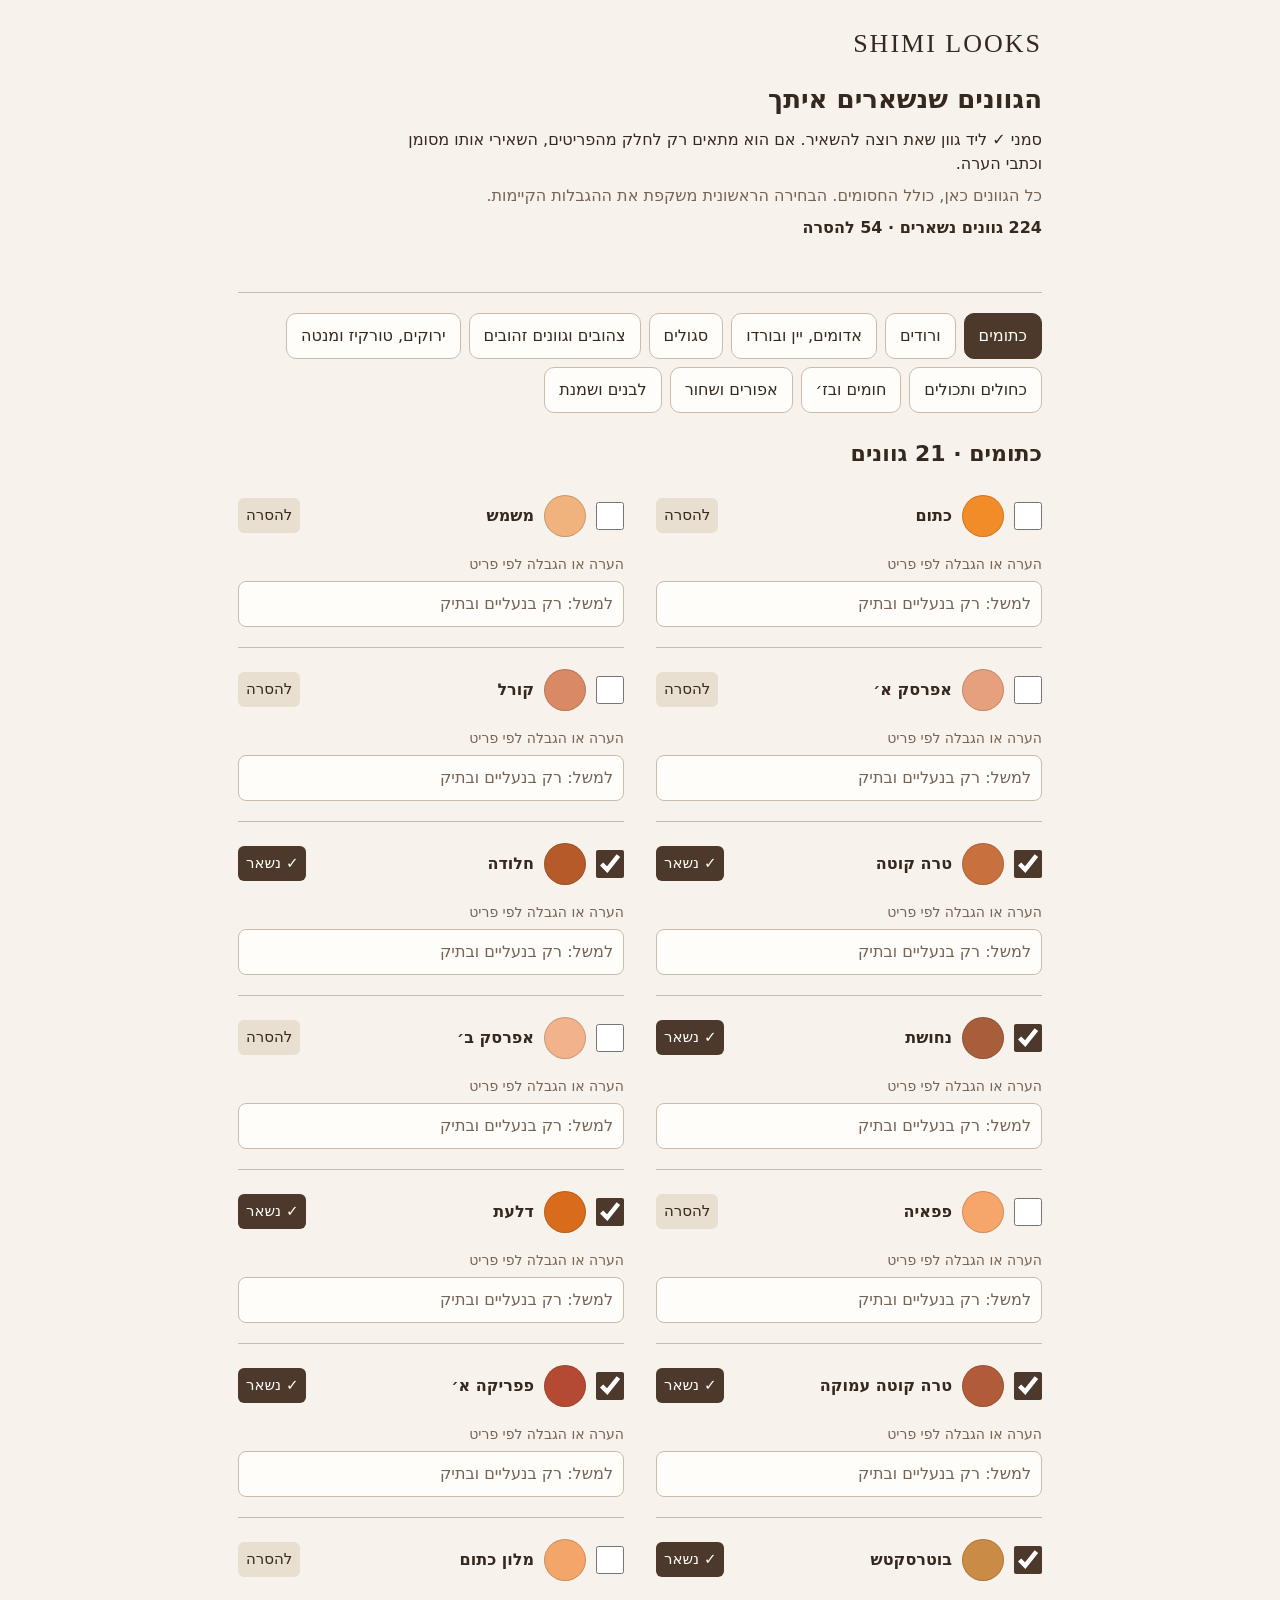
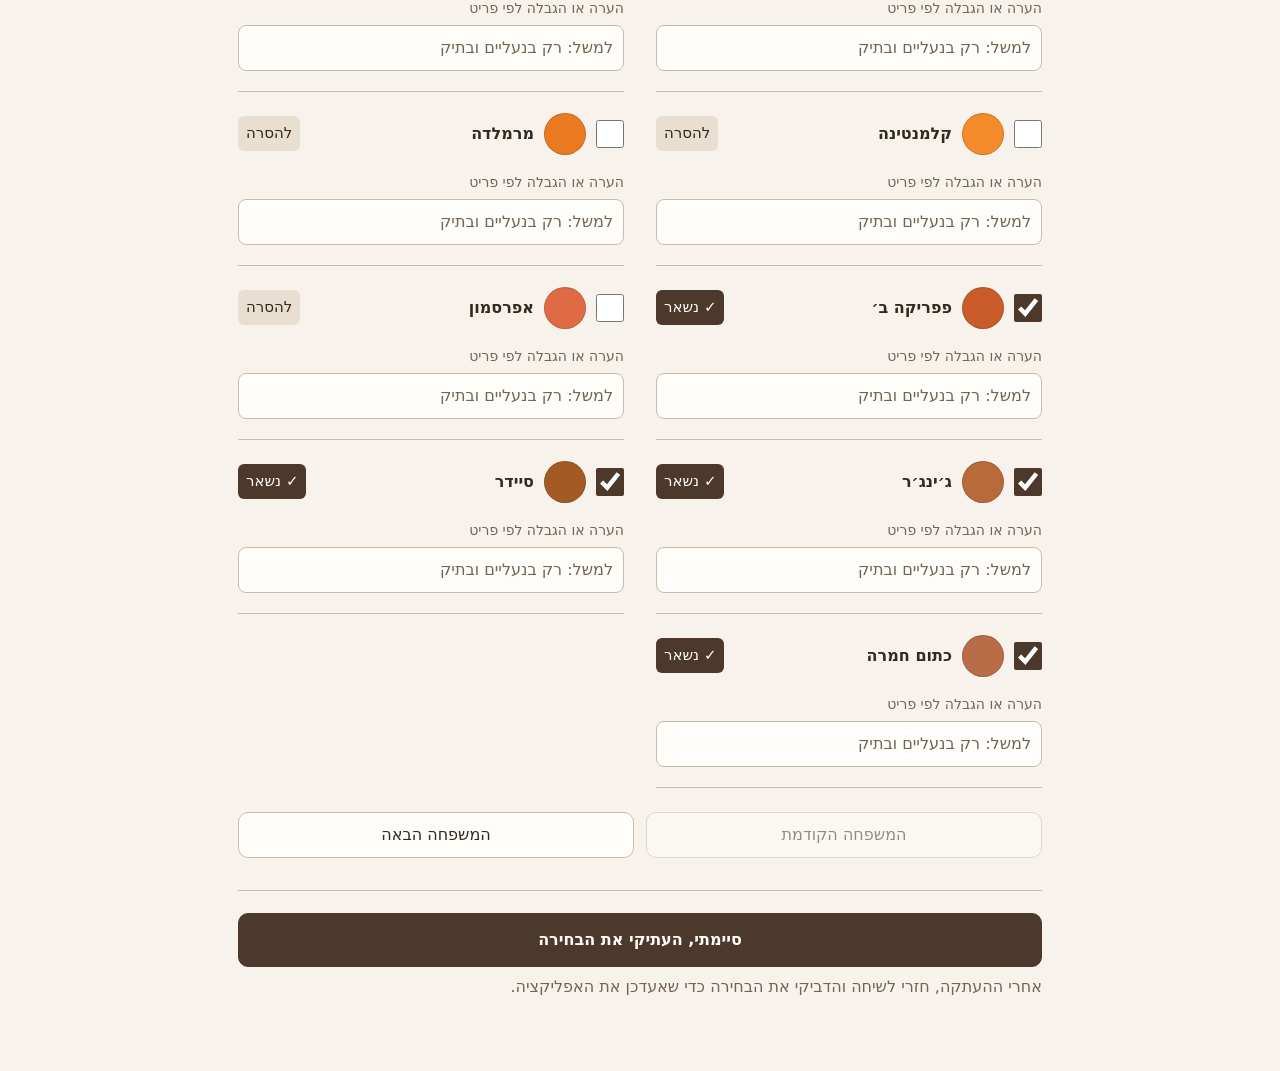
<file: colors-review.html>
<!doctype html>
<html lang="he" dir="rtl">
<head>
  <meta charset="UTF-8">
  <meta name="viewport" content="width=device-width, initial-scale=1, viewport-fit=cover">
  <meta name="theme-color" content="#f7f3ec">
  <title>בחירת הגוונים שלי | Shimi Looks</title>
  <style>
    :root{color-scheme:light;--bg:#f7f3ec;--paper:#fffdf9;--ink:#34281f;--muted:#756356;--line:#cbbbaa;--accent:#4c392c;--soft:#e9dfd0}
    *{box-sizing:border-box}[hidden]{display:none!important}body{margin:0;background:var(--bg);color:var(--ink);font-family:system-ui,-apple-system,Arial,sans-serif;font-size:16px;line-height:1.5}
    main{max-width:840px;margin:auto;padding:24px 18px max(32px,env(safe-area-inset-bottom))}header{padding-bottom:20px;border-bottom:1px solid var(--line)}.brand{font-family:Georgia,serif;letter-spacing:2px;font-size:26px;direction:ltr;text-align:right;margin:0 0 20px}h1{font-size:26px;line-height:1.25;margin:0 0 12px}h2{font-size:22px;margin:24px 0 4px}p{max-width:65ch;margin:8px 0}.muted{color:var(--muted)}
    button,input,textarea{font:inherit}button{cursor:pointer;touch-action:manipulation;min-height:46px;border:1px solid var(--line);border-radius:10px;background:var(--paper);color:var(--ink);padding:10px 14px}button:hover{border-color:var(--accent)}button:active{transform:translateY(1px)}button:disabled{opacity:.5;cursor:default}button:focus-visible,input:focus-visible,textarea:focus-visible{outline:3px solid var(--accent);outline-offset:3px}
    .family-nav{display:flex;flex-wrap:wrap;gap:8px;margin:20px 0}.family-nav button[aria-pressed=true],.primary{background:var(--accent);color:var(--paper);border-color:var(--accent)}.count{font-variant-numeric:tabular-nums;font-weight:650}.save-status{min-height:24px;font-size:14px;color:var(--muted)}
    .shade-grid{display:grid;grid-template-columns:repeat(2,minmax(0,1fr));column-gap:32px}.shade{min-width:0;border-bottom:1px solid var(--line);padding:16px 0 20px}.shade-main{display:grid;grid-template-columns:28px 42px minmax(0,1fr) auto;align-items:center;gap:10px;min-height:52px;cursor:pointer}.shade-check{appearance:auto!important;-webkit-appearance:checkbox!important;display:block!important;opacity:1!important;width:28px;height:28px;min-width:28px;margin:0;accent-color:var(--accent);cursor:pointer}.swatch{width:42px;height:42px;border-radius:50%;box-shadow:inset 0 0 0 1px #34281f33}.shade-name{font-weight:650;overflow-wrap:anywhere}.choice-state{font-size:15px;padding:6px 8px;white-space:nowrap;border-radius:6px;color:var(--ink);background:var(--soft)}.shade[data-kept=true] .choice-state{background:var(--accent);color:var(--paper)}
    .note-label{display:block;margin:12px 0 6px;font-size:14px;color:var(--muted)}.note{display:block;width:100%;min-height:46px;padding:10px;border:1px solid var(--line);border-radius:8px;background:var(--paper);color:var(--ink);font-size:16px}.note::placeholder{color:#756356;opacity:1}.family-actions{display:flex;justify-content:space-between;gap:12px;margin-top:24px}.family-actions button{flex:1}.finish{margin-top:32px;padding-top:22px;border-top:1px solid var(--line)}.finish .primary{width:100%;font-weight:650;min-height:54px}.export-area{margin-top:16px}.export-area textarea{width:100%;min-height:180px;padding:12px;direction:rtl;color:var(--ink);background:var(--paper);border:1px solid var(--line);border-radius:8px;font-size:16px}.copy-feedback{min-height:24px;font-weight:600}.error{color:#8e242a}noscript{display:block;padding:24px}
    @media(max-width:650px){.shade-grid{grid-template-columns:1fr}main{padding:20px 14px 32px}.brand{font-size:24px}h1{font-size:24px}.family-nav button{font-size:15px;padding:9px 12px}}
    @media(prefers-reduced-motion:reduce){*,*::before,*::after{scroll-behavior:auto!important;transition:none!important}}
  </style>
</head>
<body>
<main>
  <header>
    <p class="brand">SHIMI LOOKS</p>
    <h1>הגוונים שנשארים איתך</h1>
    <p>סמני ✓ ליד גוון שאת רוצה להשאיר. אם הוא מתאים רק לחלק מהפריטים, השאירי אותו מסומן וכתבי הערה.</p>
    <p class="muted">כל הגוונים כאן, כולל החסומים. הבחירה הראשונית משקפת את ההגבלות הקיימות.</p>
    <p class="count" id="selection-count" aria-live="polite"></p>
    <div class="save-status" id="save-status" role="status"></div>
  </header>
  <nav class="family-nav" id="families" aria-label="משפחות הצבעים"></nav>
  <h2 id="family-heading"></h2>
  <div class="shade-grid" id="shades"></div>
  <div class="family-actions">
    <button type="button" id="previous-family">המשפחה הקודמת</button>
    <button type="button" id="next-family">המשפחה הבאה</button>
  </div>
  <section class="finish" aria-label="שליחת הבחירה">
    <button type="button" class="primary" id="finish">סיימתי, העתיקי את הבחירה</button>
    <p class="muted">אחרי ההעתקה, חזרי לשיחה והדביקי את הבחירה כדי שאעדכן את האפליקציה.</p>
    <p id="copy-feedback" class="copy-feedback" role="status"></p>
    <div class="export-area" id="export-area" hidden>
      <label for="selection-text">הבחירה שלך להעתקה</label>
      <textarea id="selection-text" readonly aria-label="הבחירה שלך להעתקה"></textarea>
      <button type="button" id="copy-again">העתקת הבחירה</button>
    </div>
  </section>
  <noscript>כדי לסמן גוונים, פתחי את העמוד בדפדפן עם JavaScript פעיל.</noscript>
</main>
<script type="application/json" id="palette-data">[{"id":"orange","name":"כתומים","colors":[["orange","כתום","#F28C28",false,""],["apricot","משמש","#F1B37D",false,""],["peach","אפרסק","#E6A07D",false,""],["coral","קורל","#D98963",false,""],["terracotta","טרה קוטה","#C8713F",true,""],["rust","חלודה","#B65A2A",true,""],["copper","נחושת","#A85E3A",true,""],["peach2","אפרסק","#F2B28B",false,""],["papaya","פפאיה","#F6A56B",false,""],["pumpkin","דלעת","#D96C1B",true,""],["terracotta2","טרה קוטה עמוקה","#B25B3A",true,""],["paprika","פפריקה","#B44A34",true,""],["butterscotch","בוטרסקטש","#C98B45",true,""],["cantaloupe","מלון כתום","#F4A66A",false,""],["tangerine","קלמנטינה","#F38B2A",false,""],["marmalade","מרמלדה","#E97A1F",false,""],["paprika2","פפריקה","#C95C29",true,""],["persimmon","אפרסמון","#DF6B45",false,""],["ginger","ג׳ינג׳ר","#B86A3A",true,""],["cider","סיידר","#A35A24",true,""],["clayorange","כתום חמרה","#B86D48",true,""]]},{"id":"pink","name":"ורודים","colors":[["ballet","ורוד בלרינה","#E9C8C8",true,""],["babypink","ורוד בייבי","#F7D6E6",false,""],["babyrose","ורוד רוזה","#F1C7D4",false,""],["powderpink","ורוד פודרה","#EBC9D2",false,""],["petalpink","ורוד עלי כותרת","#F2C6D2",false,""],["blushpink","ורוד סומק","#E6B7C2",false,""],["blush","סומק","#D8B4A4",true,""],["rose","ורוד ורד","#D38A9A",true,""],["rosepink","ורוד ורד","#D99CAD",true,""],["dustypink","ורוד מעושן","#C78E9C",true,""],["dustyrose","ורוד עתיק","#C98C85",true,""],["seashellpink","ורוד צדף","#F4D7D7",false,""],["cameo","קמאו","#E6B8B1",false,""],["balletslipper","נעלי בלט","#F0C6CF",false,""],["pinksand","חול ורוד","#D8B0AA",true,""],["tearose","תה ורוד","#F2B9B2",false,""],["salmon","סלמון","#D98272",true,""],["peachpink","ורוד אפרסק","#F3B9A6",false,""],["nudepink","ניוד ורוד","#D9A79A",true,""],["nudeblush","ניוד סומק","#D0A09A",true,""],["carnation","ציפורן","#F78FB3",false,""],["bubblegum","ורוד מסטיק","#F38CB7",false,""],["cottoncandy","צמר גפן","#F7A8C4",false,""],["peony","פיוני","#E87EA1",true,""],["flamingo","ורוד פלמינגו","#F06A8C",true,""],["watermelon","ורוד אבטיח","#F26878",true,""],["rosebud","ניצן ורד","#D7708C",true,""],["cerisepink","צריסה","#D84C7F",true,""],["raspberrypink","ורוד פטל","#D94B77",true,""],["mauvepink","מאוב ורוד","#A56C86",true,""],["mauve","מאוב","#A88CA2",true,""],["antiquepink","ורוד עתיק","#B97F8E",true,""],["barbie","ורוד ברבי","#EC4D9B",true,""],["rosewood","רוזווד","#8B5B64",true,""],["fuchsia","פוקסיה","#C13E8A",true,""],["magenta","מג׳נטה","#B5247D",true,""]]},{"id":"red","name":"אדומים, יין ובורדו","colors":[["tomato","עגבנייה","#D94B3D",true,"חסום בעליון ובתחתון"],["cherry","דובדבן","#B91F35",true,"חסום בעליון ובתחתון"],["lipstick","אדום ליפסטיק","#D0384D",true,"חסום בעליון ובתחתון"],["scarlet","אדום ארגמן","#D54A35",true,"חסום בעליון ובתחתון"],["wine","יין אדום","#7B1E2B",true,""],["ruby","רובי","#B51E3A",true,"חסום בעליון ובתחתון"],["vermilion","ורמיליון","#D84B2A",true,""],["currant","דומדמנית","#9F263E",true,""],["pomegranate","רימון","#A62D35",true,""],["merlot","מרלו","#6E2430",true,""],["oxblood","אוקסבלד","#5A1F29",true,""],["sangria","סנגריה","#7C233A",true,""],["cranberry","חמוציות","#A7273A",true,"חסום בעליון ובתחתון"],["brick","אדום לבנים","#A6463C",true,""],["garnet","גרנט","#7D1E2F",true,""],["garnet2","גרנט עמוק","#6A1A2F",true,""],["poppy","פרג","#E24A3B",true,"חסום בעליון ובתחתון"],["raspberryred","אדום פטל","#C12F59",true,""],["bordeaux","בורדו","#6B2831",true,""]]},{"id":"purple","name":"סגולים","colors":[["lavender","לבנדר","#B9A1E3",false,""],["lavgray","לבנדר מעושן","#B2ADC3",true,""],["heather","הת׳ר","#C7B2D9",true,""],["lilacmist","ערפל לילך","#D6C7EA",false,""],["lilac","לילך","#C8B5E6",true,""],["wisteria","ויסטריה","#A68AD6",true,""],["hyacinth","יקינתון","#A887D9",false,""],["orchidlight","אורכידאה בהירה","#C98BE8",false,""],["orchid","אורכידאה","#B56DA5",true,""],["amethyst","אמטיסט","#8A5FBF",true,""],["violet","סגול","#6E4B9A",true,""],["violet2","ויולט","#8B63D6",true,""],["iris","איריס","#8F73C9",true,""],["pansy","אמנון ותמר","#7156B5",true,""],["plum","שזיף","#6B355F",true,""],["royalplum","שזיף מלכותי","#5C356F",true,""],["mulberry","תות עץ","#7E4A7F",true,""],["boysenberry","בויסנברי","#6B3A60",true,""],["aubergine","אוברג׳ין","#4B2849",true,""],["eggplant","סגול חציל כהה","#442B45",true,""],["fig","תאנה","#5D2E4F",true,""],["mauvedust","אבק מאוב","#9E86A8",true,""],["thistle","דרדר","#B79DC8",true,""],["blackcurrant","קסיס","#3D2344",true,""],["plumdeep","שזיף עמוק","#5F3D63",true,""]]},{"id":"yellow","name":"צהובים וגוונים זהובים","colors":[["butter","חמאה","#F4E6A2",false,""],["vanilla","וניל","#F3E5C8",false,""],["banana","בננה","#F0DA63",false,""],["primrose","פרימרוז","#F5E58A",false,""],["lemon","לימון","#F6E35B",false,""],["daffodil","נרקיס צהוב","#F3D64B",false,""],["straw","קש","#D5B85A",true,""],["mustard","חרדל","#B58B18",true,""],["ochre","אוכרה","#C78E1A",true,""],["marigold","מריגולד","#EFB648",false,""],["sunflower","חמנייה","#EABF2E",false,""],["gold","זהב","#C9A227",false,""],["amber","ענבר","#D99A1E",true,""],["saffron","זעפרן","#D8891C",true,""],["honey","דבש","#C78A22",true,""],["buttermilk","חלב חמאה","#F5E7B8",false,""]]},{"id":"green","name":"ירוקים, טורקיז ומנטה","colors":[["pistachio","פיסטוק","#B7D38B",true,""],["celery","ירוק סלרי","#C1D56B",false,""],["lime","ליים","#A3C83C",false,""],["chartreuse","שרטרז","#B9D63B",false,""],["pear","ירוק אגס","#99B84A",true,""],["pearleaf","עלה אגס","#95B45B",true,""],["apple","ירוק תפוח","#7FB34D",true,""],["applegreen","ירוק תפוח","#7FBF3F",false,""],["grass","ירוק דשא","#5FAF3A",false,""],["meadow","ירוק אחו","#63A24D",true,""],["clover","תלתן","#4B8A44",true,""],["kelly","ירוק קלי","#2F9B52",true,""],["shamrock","שמרוק","#33A65C",true,""],["fernlight","שרך בהיר","#7BA06A",true,""],["fern","ירוק שרך","#5A7F45",true,""],["leaf","ירוק עלים","#4B8C3B",true,""],["sage","מרווה","#9AA68E",true,""],["eucalyptus","אקליפטוס","#819A87",true,""],["matcha","מאצ׳ה","#9EB56D",true,""],["avocado","ירוק אבוקדו","#6C8C42",true,""],["artichoke","ירוק ארטישוק","#728E57",true,""],["cactus","ירוק קקטוס","#5D7B4B",true,""],["laurel","דפנה","#768A63",true,""],["olivebright","זית בהיר","#8A944A",true,""],["olive","זית","#7F7A4D",true,""],["oliveleaf","עלה זית","#8E9851",true,""],["army","ירוק צבאי","#6D734F",true,""],["moss","טחב","#6B7354",true,""],["ivy","ירוק קיסוס","#416B45",true,""],["loden","לודן","#586246",true,""],["jade","ג׳ייד","#3A8F6E",false,""],["jungle","ירוק ג׳ונגל","#3E6A43",true,""],["hunter","ירוק צייד","#355C3E",true,""],["forest","ירוק יער","#2F5B3F",true,""],["bottle","ירוק בקבוק","#214A36",true,""],["pine","ירוק אורן","#244937",true,""],["spruce","ירוק אשוח","#2F5C45",true,""],["crocodile","ירוק תנין","#4E5A3C",true,""],["emerald","ירוק אמרלד","#227A5A",true,""],["parsley","ירוק פטרוזיליה","#4F7D38",true,""],["basil","ירוק בזיליקום","#436A34",true,""],["teal","טורקיז עמוק","#287F7A",false,""],["turquoise","טורקיז","#2B9C99",false,""],["mint","מנטה מעושנת","#94BDA6",false,""]]},{"id":"blue","name":"כחולים ותכולים","colors":[["powderblue","כחול פודרה","#C6D6E7",true,""],["iceblue","תכלת קרח","#DDEBF5",false,""],["arctic","כחול ארקטי","#D9ECF7",false,""],["robin","כחול רובין","#B8E0F2",false,""],["babyblue","תכלת בייבי","#BEDDF7",false,""],["sky","תכלת שמיים","#86AFCB",true,""],["skyblue","תכלת שמיים","#A9D0F5",false,""],["airyblue","כחול אוויר","#C3DDF0",false,""],["cloudblue","תכלת ענן","#C8D8E8",true,""],["horizon","כחול אופק","#9DC7E8",false,""],["cornflower","כחול קורנפלור","#7FA7E0",true,""],["periwinkle","פריוינקל","#8E93D2",false,""],["capri","כחול קפרי","#5FA9DD",true,""],["cerulean","כחול סרוליאן","#3D8CCB",true,""],["cerulean2","כחול סרוליאן עמוק","#2D84C6",true,""],["azure","אזור","#4A90E2",true,""],["frenchblue","כחול צרפתי","#4679BD",true,""],["denimlight","ג׳ינס בהיר","#7EA8C2",true,""],["denim","ג׳ינס","#496F9B",true,""],["denimmid","ג׳ינס בינוני","#5D86A6",true,""],["harbor","כחול נמל","#5D7EA3",true,""],["steelblue","כחול פלדה","#5B7C99",true,""],["cadet","כחול קדט","#6E8FA8",true,""],["slateblue","כחול צפחה","#5E6F8E",true,""],["royal","כחול רויאל","#2F5DA8",true,""],["royalblue","כחול רויאל","#3559C7",true,""],["cobalt","קובלט","#29548A",true,""],["cobalt2","קובלט בהיר","#2450C8",true,""],["ultramarine","אולטרה מרין","#263B8E",true,""],["ultramarine2","אולטרה מרין עמוק","#3F51B5",true,""],["lapis","לפיס","#315D9B",true,""],["sapphire","ספיר","#174C8E",true,""],["sapphire2","ספיר כחול","#18508A",true,""],["indigo","אינדיגו","#3A3C73",true,""],["indigo2","אינדיגו עמוק","#2E4474",true,""],["marine","כחול מרין","#2C6C9E",true,""],["atlantic","אטלנטי","#214C74",true,""],["ink","כחול דיו","#25354E",true,""],["midnight","כחול חצות","#1E2A44",true,""],["nightblue","כחול לילה","#18253A",true,""],["stormblue","כחול סערה","#4E627A",true,""],["prussian","כחול פרוסי","#20344F",true,""],["mazarine","מזארין","#273C8A",true,""],["navy","נייבי","#1F4065",true,""],["denimdark","ג׳ינס כהה","#355C7D",true,""]]},{"id":"brown","name":"חומים ובז׳","colors":[["beige","בז׳","#CDBB9E",true,""],["khaki","חאקי בהיר","#B8A579",true,""],["camel","קאמל","#C79A6B",true,""],["tan","טאן","#B8895E",true,""],["caramel","קרמל","#B7773E",true,""],["cognac","קוניאק","#A6653D",true,""],["tobacco","טבק","#8B5A32",true,""],["chestnut","ערמוני","#7A4A2D",true,""],["cocoa","קקאו","#6A442D",true,""],["chocolate","שוקולד","#5A3322",true,""],["espresso","אספרסו","#4F2E20",true,""],["bark","קליפת עץ","#705241",true,""],["biscuit","ביסקוויט","#D7BE9C",true,""],["almond","שקד","#D2B48C",true,""],["latte","לאטה","#B8926A",true,""],["toffee","טופי","#A66A3F",true,""],["mocha","מוקה","#7B5A46",true,""],["hazelnut","אגוז לוז","#8C6239",true,""],["walnut","אגוז","#6B4A34",true,""],["umber","אומבר","#5B3A29",true,""],["dune","דיונה","#C9B299",true,""],["flax","פשתן טבעי","#D4C1A3",true,""],["sesame","שומשום","#C8B08E",true,""],["fawn","איילה","#B89B7A",true,""],["truffle","כמהין","#735A4D",true,""],["coffee","קפה","#6B4B3E",true,""],["sepia","ספיה","#7A5746",true,""],["clay","חמרה","#AA7B5A",true,""],["driftwood","עץ סחף","#8D7769",true,""],["sable","סייבל","#5A463D",true,""],["espresso2","אספרסו עמוק","#3F2B22",true,""]]},{"id":"gray","name":"אפורים ושחור","colors":[["fog","אפור ערפל","#D6D6D2",true,""],["silver","אפור כסף","#BFC1C3",true,""],["dove","אפור יונה","#AAA9A5",true,""],["stone","אפור אבן","#9A9A92",true,""],["pewter","אפור פיוטר","#7C8081",true,""],["graphite","גרפיט","#56575A",true,""],["charcoal","פחם","#3B3A3D",true,""],["black","שחור","#101216",true,""],["ash","אפר","#8E9093",true,""],["smoke","עשן","#76777B",true,""],["cement","מלט","#9A9B96",true,""],["pebble","חלוק","#B1A79C",true,""],["putty","מרק","#A99284",true,""],["mushroom","מושרוּם","#998675",true,""],["slate","צפחה כהה","#5D6670",true,""],["pepper","פלפל","#5C5A59",true,""],["raven","עורב","#2F3135",true,""],["licorice","ליקריץ","#1F2024",true,""],["taupe","טאופ","#9B8A7B",true,""],["greige","גרייז׳","#B7ADA0",true,""]]},{"id":"white","name":"לבנים ושמנת","colors":[["opticwhite","לבן נקי","#FFFFFF",true,"חסום בעליון"],["white","לבן רך","#F7F4EF",true,"חסום בעליון"],["milk","לבן חלב","#FAF7F0",true,"חסום בעליון"],["snow","שלג","#FCFCFA",true,"חסום בעליון"],["porcelain","פורצלן","#F8F5EF",true,"חסום בעליון"],["shell","צדף","#F5EEE8",true,"חסום בעליון"],["lace","תחרה","#FAF5EF",true,"חסום בעליון"],["frost","כפור","#F4F7F8",true,"חסום בעליון"],["moon","ירח","#EEE9E1",true,"חסום בעליון"],["pearl","פנינה","#ECE8DF",true,"חסום בעליון"],["ivory","שנהב","#EADBC7",true,""],["cream","קרם","#F2E4C8",true,"חסום בעליון"],["champagne","שמפניה","#E8D6B5",true,""],["linen","לבן פשתן","#F1E5D6",true,"חסום בעליון"],["oat","שיבולת","#DCCAAE",true,""],["sand","חול","#D9C2A2",true,""],["alabaster","אלבסטר","#F8F3EA",true,"חסום בעליון"],["bone","בון","#E8DFCF",true,"חסום בעליון"],["ecru","אקרו","#E8DCCB",true,""],["parchment","קלף","#EDE2D0",true,"חסום בעליון"],["gesso","גסו","#F7F1E7",true,"חסום בעליון"]]}]</script>
<script>
(() => {
  'use strict';
  const groups=JSON.parse(document.getElementById('palette-data').textContent);
  const colors=groups.flatMap(g=>g.colors), byId=new Map(colors.map(c=>[c[0],c]));
  const KEY='shimi-looks-palette-review-v1';
  let keep=new Set(colors.filter(c=>c[3]).map(c=>c[0]));
  let notes=Object.fromEntries(colors.filter(c=>c[4]).map(c=>[c[0],c[4]]));
  let active=groups[0].id;
  const count=document.getElementById('selection-count'),saveStatus=document.getElementById('save-status');
  const shadeList=document.getElementById('shades'),nav=document.getElementById('families');
  const heading=document.getElementById('family-heading'),previous=document.getElementById('previous-family'),next=document.getElementById('next-family');
  const exportArea=document.getElementById('export-area'),exportText=document.getElementById('selection-text'),copyFeedback=document.getElementById('copy-feedback');
  const names=new Map(),seen=new Map(),displayNames=new Map();
  colors.forEach(c=>names.set(c[1],(names.get(c[1])||0)+1));
  colors.forEach(c=>{const n=(seen.get(c[1])||0)+1;seen.set(c[1],n);displayNames.set(c[0],names.get(c[1])>1?`${c[1]} ${n===1?'א׳':'ב׳'}`:c[1]);});
  try{
    const saved=JSON.parse(localStorage.getItem(KEY)||'null');
    if(saved?.version===1&&Array.isArray(saved.keepIds)&&saved.keepIds.every(id=>byId.has(id))){
      keep=new Set(saved.keepIds);
      notes=Object.fromEntries(Object.entries(saved.notes||{}).filter(([id,note])=>byId.has(id)&&typeof note==='string'));
      if(groups.some(g=>g.id===saved.active))active=saved.active;
      saveStatus.textContent='הבחירות השמורות שלך נטענו.';
    }
  }catch{saveStatus.textContent='השמירה בדפדפן אינה זמינה. בסיום העתיקי את הבחירה.';}
  function updateCount(){count.textContent=`${keep.size} גוונים נשארים · ${colors.length-keep.size} להסרה`;}
  function persist(){
    try{localStorage.setItem(KEY,JSON.stringify({version:1,baseVersion:'3.2.0',keepIds:[...keep],notes,active}));saveStatus.textContent='הבחירה נשמרה בדפדפן הזה.';saveStatus.classList.remove('error');}
    catch{saveStatus.textContent='לא ניתן לשמור בדפדפן. העתיקי את הבחירה לפני סגירת העמוד.';saveStatus.classList.add('error');}
  }
  function payloadText(){
    return 'זו בחירת הגוונים המלאה שלי ל-Shimi Looks. עדכן את האפליקציה ופרסם ב-GitHub. השאר רק את keepIds והסר את removeIds מכל הפריטים. ההערות הן הגבלות לפי פריט; היעדר הערה פירושו שאין הגבלה. הבחירה מחליפה חסימות קודמות. שמור את הדירוגים ואת כללי ההרמוניה. אם הערה אינה ברורה, שאל עליה לפני השינוי התלוי בה.\n\n'+JSON.stringify({kind:'shimi-palette-selection',version:1,baseVersion:'3.2.0',total:colors.length,keepIds:colors.filter(c=>keep.has(c[0])).map(c=>c[0]),removeIds:colors.filter(c=>!keep.has(c[0])).map(c=>c[0]),notes:Object.fromEntries(Object.entries(notes).filter(([id,value])=>keep.has(id)&&value.trim()))});
  }
  function edited(){updateCount();persist();exportArea.hidden=true;copyFeedback.textContent='';}
  function render(){
    const group=groups.find(g=>g.id===active),index=groups.indexOf(group);
    heading.textContent=`${group.name} · ${group.colors.length} גוונים`;
    nav.querySelectorAll('button').forEach(button=>button.setAttribute('aria-pressed',String(button.dataset.family===active)));
    shadeList.replaceChildren();
    for(const [id,name,hex] of group.colors){
      const display=displayNames.get(id),row=document.createElement('div');row.className='shade';row.dataset.kept=String(keep.has(id));
      const label=document.createElement('label');label.className='shade-main';label.htmlFor=`keep-${id}`;
      const check=document.createElement('input');check.className='shade-check';check.type='checkbox';check.id=`keep-${id}`;check.checked=keep.has(id);check.setAttribute('aria-label',`להשאיר ${display}`);
      const swatch=document.createElement('span');swatch.className='swatch';swatch.style.backgroundColor=hex;swatch.setAttribute('aria-hidden','true');
      const title=document.createElement('span');title.className='shade-name';title.textContent=display;
      const state=document.createElement('span');state.className='choice-state';state.textContent=keep.has(id)?'✓ נשאר':'להסרה';
      label.append(check,swatch,title,state);row.append(label);
      const noteLabel=document.createElement('label');noteLabel.className='note-label';noteLabel.htmlFor=`note-${id}`;noteLabel.textContent='הערה או הגבלה לפי פריט';
      const note=document.createElement('input');note.className='note';note.type='text';note.id=`note-${id}`;note.maxLength=300;note.value=notes[id]||'';note.placeholder='למשל: רק בנעליים ובתיק';note.setAttribute('aria-label',`הערה עבור ${display}`);
      row.append(noteLabel,note);shadeList.append(row);
      check.addEventListener('change',()=>{check.checked?keep.add(id):keep.delete(id);row.dataset.kept=String(check.checked);state.textContent=check.checked?'✓ נשאר':'להסרה';edited();});
      note.addEventListener('input',()=>{note.value.trim()?notes[id]=note.value:delete notes[id];edited();});
    }
    previous.disabled=index===0;next.disabled=index===groups.length-1;updateCount();
  }
  function chooseFamily(id,scroll=false){active=id;render();persist();if(scroll)heading.scrollIntoView({block:'start'});}
  for(const group of groups){const button=document.createElement('button');button.type='button';button.dataset.family=group.id;button.textContent=group.name;button.addEventListener('click',()=>chooseFamily(group.id));nav.append(button);}
  previous.addEventListener('click',()=>{const index=groups.findIndex(g=>g.id===active);if(index>0)chooseFamily(groups[index-1].id,true);});
  next.addEventListener('click',()=>{const index=groups.findIndex(g=>g.id===active);if(index<groups.length-1)chooseFamily(groups[index+1].id,true);});
  async function copySelection(){
    if(!keep.size){copyFeedback.textContent='סמני לפחות גוון אחד להשארה.';return;}
    exportText.value=payloadText();exportArea.hidden=false;persist();
    try{await navigator.clipboard.writeText(exportText.value);copyFeedback.textContent='הבחירה הועתקה. חזרי לשיחה והדביקי אותה בהודעה.';}
    catch{exportText.focus();exportText.select();copyFeedback.textContent='לחצי לחיצה ארוכה בתיבה, בחרי ״העתקה״ והדביקי בשיחה.';}
  }
  document.getElementById('finish').addEventListener('click',copySelection);
  document.getElementById('copy-again').addEventListener('click',copySelection);
  render();
})();
</script>
</body>
</html>
</file>
<file: style.css>
:root{--bg:#f7f3ec;--paper:#fffdf9;--ink:#34281f;--muted:#756356;--line:#dfd5c8;--accent:#4c392c;--accent-soft:#e9dfd0;--radius:22px;color-scheme:light}
*{box-sizing:border-box}html,body{margin:0;min-height:100%;background:var(--bg);color:var(--ink);font-family:Assistant,system-ui,sans-serif}button{font:inherit;cursor:pointer;color:inherit}button:disabled{cursor:default;opacity:.4}button,input{font:inherit}button{touch-action:manipulation}button:focus-visible,summary:focus-visible{outline:2px solid var(--accent);outline-offset:4px}button:active:not(:disabled){transform:translateY(1px)}svg{width:20px;height:20px;fill:none;stroke:currentColor;stroke-width:1.7;stroke-linecap:round;stroke-linejoin:round;flex-shrink:0}[hidden]{display:none!important}
.app-shell{max-width:1000px;margin:auto;height:100svh;height:100dvh;min-height:560px;padding:max(14px,env(safe-area-inset-top)) 28px max(16px,env(safe-area-inset-bottom));display:flex;flex-direction:column;gap:16px}.topbar{display:flex;align-items:center;justify-content:space-between;gap:16px;flex-shrink:0;padding-bottom:14px;border-bottom:1px solid var(--line)}.brand-block h1{font-family:'Cormorant Garamond',Georgia,serif;font-size:30px;line-height:1;letter-spacing:2.5px;font-weight:600;margin:0;direction:ltr}.brand-block p{margin:5px 0 0;color:var(--muted);font-size:13px}.studio-tools{display:flex;gap:7px}.tool-btn{border:1px solid var(--line);width:44px;height:44px;border-radius:50%;background:transparent;display:grid;place-items:center}.tool-btn:hover{background:var(--accent-soft)}
.app-shell>main,#todayScreen{flex:1;min-height:0;display:flex;flex-direction:column}.screen:not(#todayScreen),.mode-pill,.bottom-nav,#colorModeDesc{display:none!important}.today-layout{flex:1;min-height:0;display:grid;grid-template-rows:auto minmax(200px,1fr) auto auto auto;gap:12px}.today-title-block{display:flex;align-items:center;justify-content:space-between;gap:12px}.today-title-block h2{font-size:25px;line-height:1.15;margin:0;font-weight:700;text-wrap:balance}.today-subtitle{color:var(--muted);font-size:13px;line-height:1.4;margin:4px 0 0}.source-tag{font-size:12px;white-space:nowrap;direction:ltr;color:var(--muted);border-inline-start:1px solid var(--line);padding-inline-start:14px}
#lookVisual{display:grid;grid-template-columns:minmax(0,1fr) 190px;direction:ltr;gap:18px;min-height:0}.character-frame{position:relative;overflow:hidden;border:1px solid var(--line);border-radius:var(--radius);background:var(--bg);min-height:0}.character-art{height:100%;position:relative;display:grid;place-items:center;overflow:hidden}.character-canvas{display:block;width:100%;height:100%;object-fit:contain}.art-inspect{position:absolute;inset:0;width:100%;border:0;background:transparent;display:flex;align-items:flex-start;justify-content:flex-start;padding:14px}.art-inspect span{width:36px;height:36px;border-radius:50%;display:grid;place-items:center;background:var(--paper);border:1px solid var(--line)}.art-inspect:focus-visible{outline-offset:-5px;border-radius:var(--radius)}.art-status{position:absolute;inset:0;display:grid;place-content:center;text-align:center;background:var(--bg);font-size:15px;color:var(--muted);gap:12px;padding:24px}.art-status button{border:1px solid var(--line);border-radius:12px;background:var(--paper);padding:10px 18px}.stage-caption{position:absolute;bottom:13px;left:13px;pointer-events:none;font-family:'Cormorant Garamond',Georgia,serif;font-style:italic;font-size:16px;color:var(--muted)}
.character-role-grid{direction:rtl;display:grid;grid-template-rows:repeat(4,minmax(0,1fr));gap:0;min-height:0}.character-role{display:flex;flex-direction:column;justify-content:center;gap:10px;min-height:0;padding:12px 0;border-bottom:1px solid var(--line)}.character-role:first-child{padding-top:0}.character-role:last-child{border-bottom:0;padding-bottom:0}.role-inspect{border:0;background:transparent;text-align:right;padding:0;display:grid;grid-template-columns:44px minmax(0,1fr);align-items:center;gap:12px;width:100%}.character-role-dot{width:44px;height:44px;border:1px solid #34281f22;border-radius:50%;display:block;transition:background-color .18s ease}.character-role-label{display:block;font-size:13px;color:var(--muted);line-height:1.2}.character-role-name{display:block;font-size:18px;font-weight:700;line-height:1.15;margin-top:4px;overflow-wrap:anywhere}.character-role-controls{display:flex;gap:7px;align-items:center}.mini-item-btn{min-height:44px;border:1px solid var(--line);background:var(--paper);border-radius:12px;display:flex;align-items:center;justify-content:center;gap:6px;font-size:14px;font-weight:600;padding:8px 10px}.mini-item-btn[data-replace-role]{flex:1}.mini-item-btn.lock{width:44px;flex-shrink:0;padding:8px}.mini-item-btn svg{width:16px;height:16px}.mini-item-btn.active{background:var(--accent);color:var(--paper);border-color:var(--accent)}.mini-item-btn:hover:not(:disabled){border-color:var(--accent)}.locked .character-role-dot{outline:1px solid var(--accent);outline-offset:3px}.locked .role-lock-note{display:inline}.role-lock-note{display:none;font-size:11px;color:var(--muted)}
.studio-actions{display:grid;grid-template-columns:minmax(0,1fr) auto;gap:10px;align-items:center}.primary-btn,.previous-btn{min-height:52px;border-radius:15px;display:flex;align-items:center;justify-content:center;gap:10px;font-size:17px;font-weight:700}.primary-btn{background:var(--accent);color:var(--paper);border:1px solid var(--accent)}.primary-btn:hover:not(:disabled){background:#38291f}.previous-btn{border:1px solid var(--line);background:transparent;padding:12px 18px}.lock-summary{font-size:12px;font-weight:500;opacity:.8}.why-card{position:relative;direction:rtl;color:var(--muted);font-size:13px;line-height:1.5}.why-card summary{list-style:none;cursor:pointer;min-height:26px;display:flex;align-items:center;justify-content:center;gap:6px;width:100%}.why-card summary::-webkit-details-marker{display:none}.why-card summary svg{width:14px;height:14px}.why-card[open] summary svg{transform:rotate(180deg)}.why-card .why-body{position:absolute;bottom:calc(100% + 10px);left:0;right:0;background:var(--paper);border:1px solid var(--line);border-radius:16px;padding:18px 22px;box-shadow:0 8px 30px #34281f14;z-index:3;color:var(--ink)}.why-body p{margin:0}.why-body small{display:block;margin-top:8px;color:var(--muted)}
dialog{border:1px solid var(--line);background:var(--bg);color:var(--ink);border-radius:24px;padding:0;max-width:94vw;max-height:94dvh;width:600px;overflow:auto}dialog::backdrop{background:#2119108f}.dialog-head{display:flex;align-items:center;justify-content:space-between;padding:15px 20px;border-bottom:1px solid var(--line);gap:10px}.dialog-head h2{font-size:20px;margin:0}.dialog-head p{color:var(--muted);font-size:13px;margin:4px 0 0}.dialog-head .tool-btn{flex-shrink:0}.detail-art{height:min(68dvh,720px);display:grid;place-items:center;padding:10px;overflow:hidden}.detail-art canvas{width:100%;height:100%;object-fit:contain}.detail-footer{padding:10px 20px 20px;display:flex;justify-content:space-between;align-items:center;font-size:14px;color:var(--muted);gap:15px}.detail-footer button{flex-shrink:0}.toast{position:fixed;z-index:8;bottom:max(24px,env(safe-area-inset-bottom));left:50%;max-width:calc(100vw - 32px);width:max-content;transform:translate(-50%,10px);background:var(--ink);color:var(--paper);padding:12px 18px;border-radius:14px;opacity:0;pointer-events:none;transition:opacity .2s,transform .2s;font-size:15px;box-shadow:0 5px 18px #34281f20}.toast.show{opacity:1;transform:translate(-50%,0)}.sr-only{position:absolute;width:1px;height:1px;padding:0;margin:-1px;overflow:hidden;clip:rect(0,0,0,0);white-space:nowrap;border:0}
.character-canvas{position:absolute;inset:0}.character-art{min-height:0}.detail-art{position:relative}.detail-art canvas{position:absolute;inset:10px;width:calc(100% - 20px);height:calc(100% - 20px);min-height:0;max-height:100%}
@keyframes changed{from{opacity:.65}to{opacity:1}}.look-enter .character-canvas,.role-flip .character-role-dot{animation:changed .2s ease-out}
@media(min-width:760px){.app-shell{padding-top:22px;padding-bottom:20px}.today-title-block{padding-inline:4px}.today-title-block h2{font-size:30px}.studio-actions{grid-template-columns:1fr auto;max-width:540px;width:100%;justify-self:center}.character-role-name{font-size:21px}.character-role-grid{padding:20px 0}.character-role{gap:16px}.character-frame{border-radius:26px}.stage-caption{font-size:20px;left:22px;bottom:18px}}
@media(max-width:600px){.app-shell{padding-left:14px;padding-right:14px;gap:12px}.topbar{padding-bottom:10px}.brand-block h1{font-size:25px;letter-spacing:2px}.brand-block p{font-size:12px}.today-layout{gap:10px}.today-title-block h2{font-size:22px}.today-subtitle{font-size:12px}.source-tag{display:none}#lookVisual{grid-template-columns:minmax(0,1fr) 112px;gap:12px}.character-frame{border-radius:20px}.character-role{gap:10px}.role-inspect{grid-template-columns:1fr;gap:6px;text-align:center;justify-items:center}.character-role-dot{width:34px;height:34px}.character-role-label{font-size:12px}.character-role-name{font-size:15px;margin-top:3px}.character-role-controls{gap:5px}.mini-item-btn{font-size:12px;padding:6px;min-height:42px;border-radius:11px;gap:2px}.mini-item-btn.lock{width:42px}.mini-item-btn[data-replace-role] svg{display:none}.art-inspect{padding:8px}.art-inspect span{width:32px;height:32px}.art-inspect svg{width:16px;height:16px}.stage-caption{display:none}.primary-btn,.previous-btn{min-height:50px;font-size:16px;border-radius:14px}.previous-btn{padding:10px 14px}.lock-summary{font-size:11px}.why-card{font-size:12px}.role-lock-note{display:none!important}}
@media(max-width:350px){.app-shell{padding-left:10px;padding-right:10px}#lookVisual{grid-template-columns:minmax(0,1fr) 100px;gap:8px}.brand-block h1{font-size:22px}.today-title-block h2{font-size:20px}.character-role-name{font-size:14px}.mini-item-btn.lock{width:40px}.mini-item-btn{min-height:40px}.character-role-dot{width:30px;height:30px}.studio-tools{gap:5px}.lock-summary{display:none}}
@media(max-height:740px){.app-shell{gap:8px;padding-top:max(9px,env(safe-area-inset-top));padding-bottom:max(9px,env(safe-area-inset-bottom))}.topbar{padding-bottom:8px}.brand-block p{display:none}.today-layout{gap:8px}.today-subtitle{display:none}.character-role{gap:6px}.role-inspect{grid-template-columns:26px minmax(0,1fr);gap:6px;text-align:right;justify-items:stretch}.character-role-dot{width:26px;height:26px;align-self:center}.character-role-label{font-size:11px}.character-role-name{font-size:13px}.character-role-controls{gap:4px}.primary-btn,.previous-btn{min-height:46px}.character-role-grid{padding:0}.today-title-block h2{font-size:21px}}
@media(max-height:560px){.app-shell{height:auto;min-height:560px}#lookVisual{min-height:330px}}
@media(prefers-reduced-motion:reduce){*,*::before,*::after{animation:none!important;transition:none!important;scroll-behavior:auto!important}}

@media(max-width:600px){.character-role-name{display:-webkit-box;-webkit-line-clamp:2;-webkit-box-orient:vertical;overflow:hidden}}
@media(max-height:740px){.character-role{padding:4px 0}}

/* Whole-outfit feedback follows the existing warm studio controls. */
.feedback-panel{direction:rtl;min-width:0}.feedback-buttons{display:grid;grid-template-columns:1fr 1fr;gap:10px}.feedback-btn{min-height:46px;display:flex;align-items:center;justify-content:center;gap:8px;border:1px solid var(--line);border-radius:13px;background:var(--paper);font-size:16px;font-weight:600;transition:background-color .16s,color .16s,border-color .16s}.feedback-btn span{font-family:system-ui,sans-serif;font-size:21px}.feedback-btn:hover:not(:disabled){border-color:var(--accent)}.feedback-btn[aria-pressed="true"]{background:var(--accent);color:var(--paper);border-color:var(--accent)}.feedback-note{display:flex;justify-content:center;align-items:center;gap:10px;min-height:30px;color:var(--muted);font-size:13px}.feedback-note button{background:none;border:0;padding:5px 8px;color:var(--ink);text-decoration:underline;min-height:30px}.feedback-reasons{padding-top:4px;font-size:13px;color:var(--muted)}.feedback-reasons>span{display:block;margin-bottom:5px}.feedback-reasons>div{display:flex;flex-wrap:wrap;gap:6px}.feedback-reasons button{background:transparent;border:1px solid var(--line);border-radius:9px;min-height:36px;padding:6px 10px;color:var(--ink);font-size:13px}.feedback-reasons button[aria-pressed="true"]{background:var(--accent-soft);border-color:var(--accent)}.role-inspect{min-height:44px}.feedback-panel{max-width:540px;width:100%;justify-self:center}
@media(max-width:600px){#lookVisual{grid-template-columns:minmax(0,1fr) 90px;gap:10px}.feedback-btn{font-size:15px}.feedback-buttons{gap:8px}}
@media(max-width:350px){#lookVisual{grid-template-columns:minmax(0,1fr) 82px;gap:8px}.feedback-btn{font-size:14px}}
@media(max-height:740px){.feedback-note{font-size:12px;min-height:28px}.feedback-btn{min-height:44px}.role-inspect{grid-template-columns:1fr;text-align:center;justify-items:center;gap:3px}.character-role-dot{width:25px;height:25px}.character-role-label{font-size:11px}.character-role-name{font-size:13px}.character-role{padding:3px 0}.today-layout:has(.feedback-reasons:not([hidden])){grid-template-rows:auto minmax(200px,1fr) auto auto auto}.app-shell:has(.feedback-reasons:not([hidden])){height:auto;min-height:100dvh} }

/* The season controls use the same ink, paper and focus styles as the studio. */
.studio-actions{grid-template-columns:minmax(0,1fr) auto;gap:8px;align-items:stretch}
.studio-actions:has(.jacket-toggle[hidden]){grid-template-columns:minmax(0,1fr) auto}
.jacket-toggle{padding:6px 16px;border:1px solid var(--line);border-radius:14px;background:var(--paper);font-weight:600}
.jacket-toggle:hover:not(:disabled){border-color:var(--accent)}
.character-role-grid{grid-template-rows:repeat(var(--role-count,4),minmax(0,1fr))}
.character-role[hidden],.jacket-toggle[hidden]{display:none}
#settingsDialog{width:min(360px,92vw)}
.season-options{margin:16px 20px 20px;padding:0;border:0}
.season-options legend{font-weight:700;padding:0;margin-bottom:8px}
.season-options label{display:flex;align-items:center;gap:12px;margin:6px 0;padding:10px 12px;min-height:52px;border:1px solid var(--line);border-radius:12px;cursor:pointer}
.season-options label:has(:checked){background:var(--accent-soft);border-color:var(--accent)}
.season-options input{width:18px;height:18px;accent-color:var(--accent)}
.season-options small{display:block;color:var(--muted)}
@media(max-width:600px){.studio-actions .previous-btn{width:48px;padding:0}.studio-actions .previous-btn span:last-child{display:none}.studio-actions .previous-btn span:first-child{display:flex}}
@media(max-width:350px){.studio-actions{gap:6px}.studio-actions .previous-btn{width:44px}.studio-actions .primary-btn{gap:4px}.jacket-toggle{padding-inline:10px}}
@media(max-height:740px){.role-inspect{grid-template-columns:18px minmax(0,1fr);gap:5px;text-align:right;justify-items:start}.character-role-dot{width:18px;height:18px}.character-role-grid{padding:0}.character-role-name{margin-top:2px}}

.detail-footer [hidden]{display:none}.detail-footer #detailDownloadBtn{margin-inline-start:auto}

.wardrobe-entry {
  display: grid; gap: 2px; text-align: start; margin: 0 20px 20px; width: calc(100% - 40px);
  padding: 12px 15px; background: var(--paper); border: 1px solid var(--line); border-radius: 12px;
}
.wardrobe-entry span, #wardrobeHelp, #wardrobeCount { color: var(--muted); font-size: 14px; }
#wardrobeDialog[open] {
  display: flex; flex-direction: column; width: min(660px, 96vw); max-width: 96vw;
  height: min(82dvh, 800px); max-height: 96dvh; overflow: hidden;
}
#wardrobeDialog .dialog-head { flex: none; }
.wardrobe-controls { padding: 10px 16px; display: grid; gap: 10px; }
#wardrobeHelp { margin: 0; line-height: 1.35; }
#wardrobeRoles { display: flex; gap: 3px; padding: 3px; border-radius: 12px; background: var(--accent-soft); }
#wardrobeRoles button { flex: 1; min-width: 0; min-height: 42px; padding: 2px; border: 0; border-radius: 9px; background: none; font-weight: 600; }
#wardrobeRoles [aria-pressed="true"] { color: var(--paper); background: var(--accent); }
#wardrobeSearch { width: 100%; color: var(--ink); font-size: 16px; min-height: 42px; padding: 6px 12px; border: 1px solid var(--line); border-radius: 10px; background: var(--paper); }
#wardrobeGroups { flex: 1; min-height: 0; overflow: auto; overscroll-behavior: contain; padding: 0 16px 12px; }
.wardrobe-family { display: flex; align-items: center; justify-content: space-between; gap: 6px; }
.wardrobe-family h3 { margin: 0; font-size: 17px; }
.wardrobe-family small { color: var(--muted); font-size: 13px; font-weight: 500; }
.wardrobe-family button { border: 0; min-height: 44px; padding: 0 4px; background: transparent; text-decoration: underline; text-underline-offset: 3px; }
.wardrobe-grid { display: grid; grid-template-columns: repeat(auto-fill,minmax(124px,1fr)); gap: 6px; }
.wardrobe-group + .wardrobe-group { margin-top: 10px; }
.wardrobe-chip { position: relative; display: flex; align-items: center; gap: 8px; min-height: 46px; padding: 6px 9px; line-height: 1.2; cursor: pointer; border: 1px solid var(--line); border-radius: 10px; background: var(--paper); }
.wardrobe-chip input { position: absolute; opacity: 0; width: 1px; height: 1px; }
.wardrobe-chip:focus-within { outline: 2px solid var(--accent); outline-offset: 1px; }
.wardrobe-chip:has(:checked) { border-color: var(--accent); background: var(--accent-soft); }
.wardrobe-swatch { background: var(--shade); width: 26px; height: 26px; flex: none; border: 1px solid #34281f30; border-radius: 50%; position: relative; }
.wardrobe-chip input:checked + .wardrobe-swatch::after { content: '×'; display: grid; place-content: center; position: absolute; bottom: -4px; left: -4px; width: 16px; height: 16px; border-radius: 50%; background: var(--accent); color: white; font: bold 15px/1 system-ui; }
.wardrobe-footer { display: flex; flex: none; justify-content: space-between; align-items: center; gap: 10px; padding: 10px 16px; border-top: 1px solid var(--line); }
.wardrobe-footer button { padding: 4px 18px; min-height: 44px; }
.today-layout:not(.wardrobe-empty) #emptyWardrobe, .wardrobe-empty :is(#lookVisual,.feedback-panel,.why-card,.studio-actions) { display: none; }
.today-layout.wardrobe-empty { display: flex; flex-direction: column; align-items: center; justify-content: center; text-align: center; }
.wardrobe-empty #emptyWardrobe { padding-inline: 20px; }
@media (max-width: 600px) { #wardrobeDialog[open] { height: 92dvh; } }
@media (max-height: 520px) {
  #wardrobeDialog[open] { height: 96dvh; }
  #wardrobeDialog .dialog-head, .wardrobe-controls, .wardrobe-footer { padding-block: 4px; }
  .wardrobe-controls { gap: 4px; }
}

.complement-swatch{display:flex;align-items:center;text-align:start;gap:10px;width:100%;padding:5px 0;min-height:44px;align-self:center;background:none;border:0;color:var(--ink);cursor:pointer}
.complement-swatch .character-role-dot{flex:none;width:25px;height:25px;outline:1px dashed #a99786;outline-offset:3px;margin:4px}
.complement-swatch small{display:block;color:var(--muted);font-size:11px;white-space:nowrap}
.complement-swatch[hidden]{display:none}
@media(max-width:600px){.complement-swatch{flex-direction:column;text-align:center;justify-content:center;gap:3px}.complement-swatch .character-role-label{white-space:nowrap}.complement-swatch .character-role-name{font-size:15px}.complement-swatch .character-role-dot{width:22px;height:22px}}
@media(max-height:650px){.complement-swatch{flex-direction:row;text-align:start;gap:3px}.complement-swatch .character-role-dot{width:15px;height:15px}.complement-swatch small{font-size:10px}}
</file>
